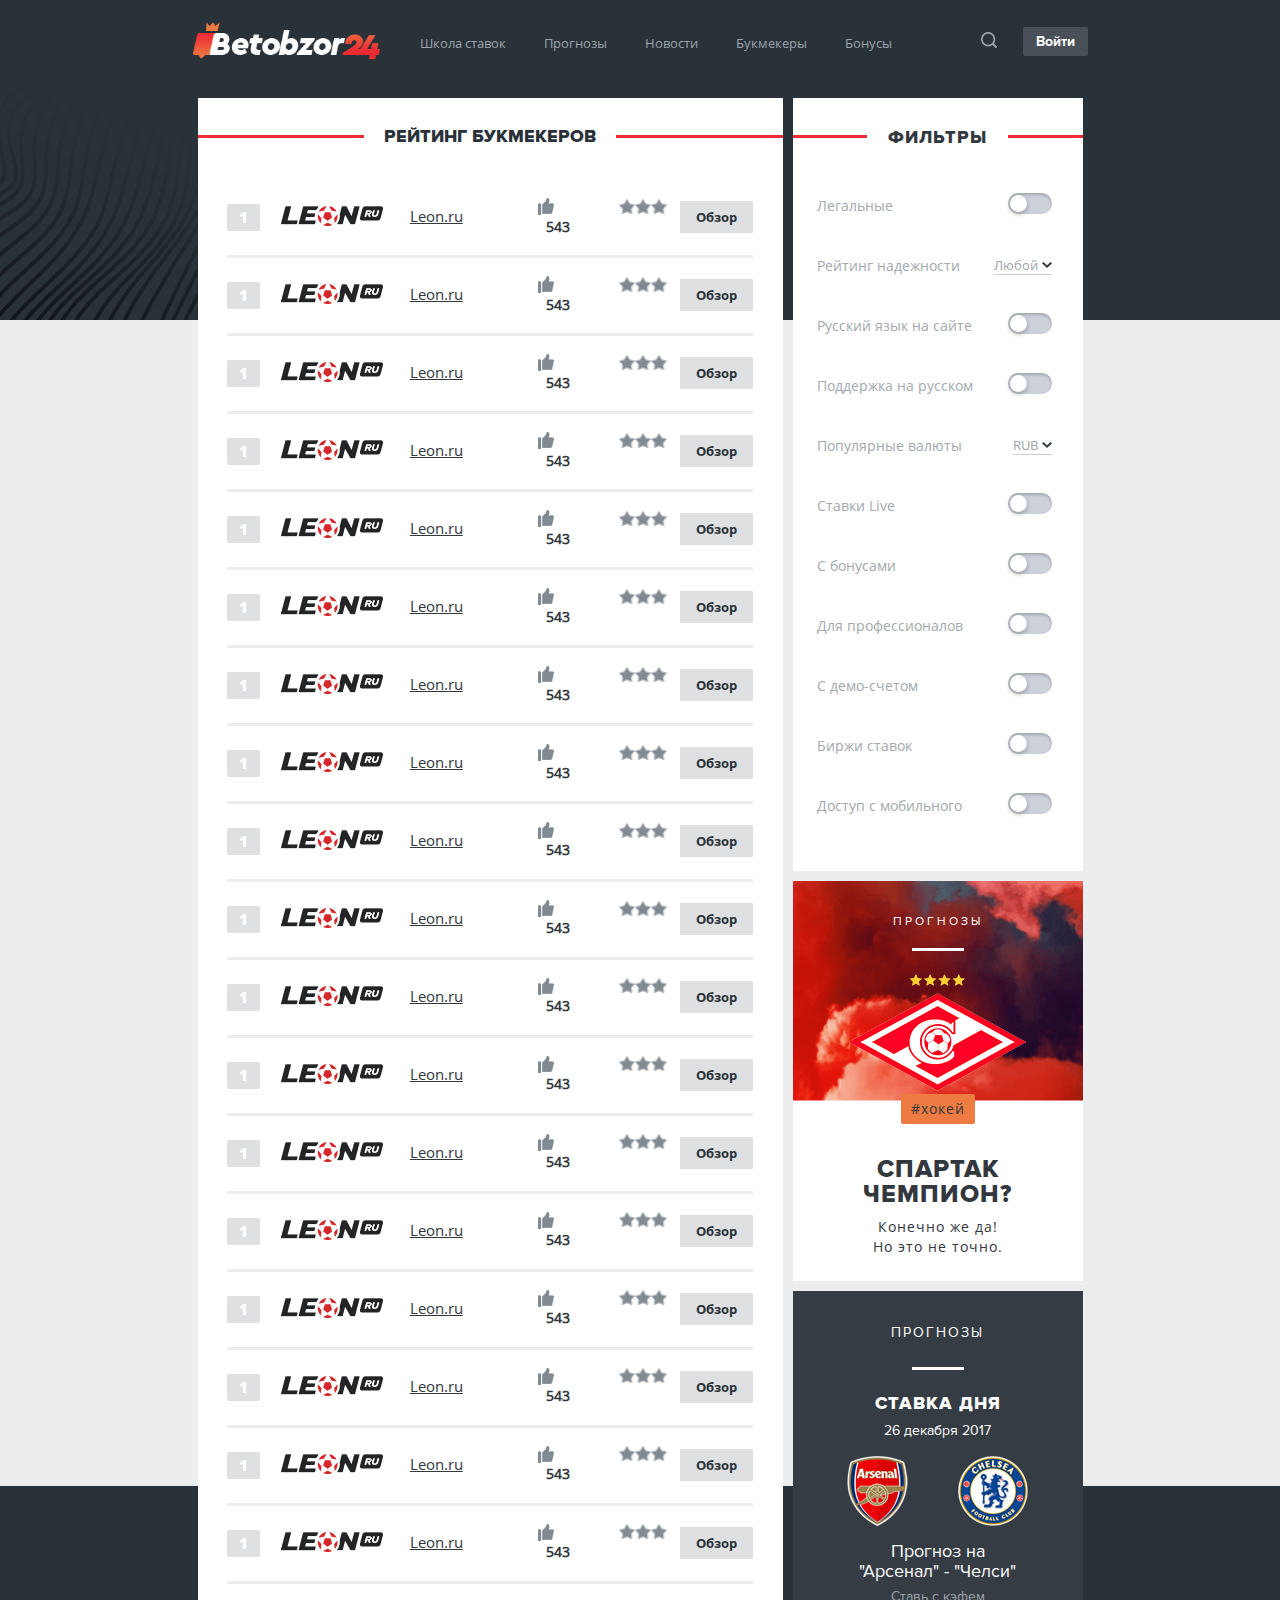
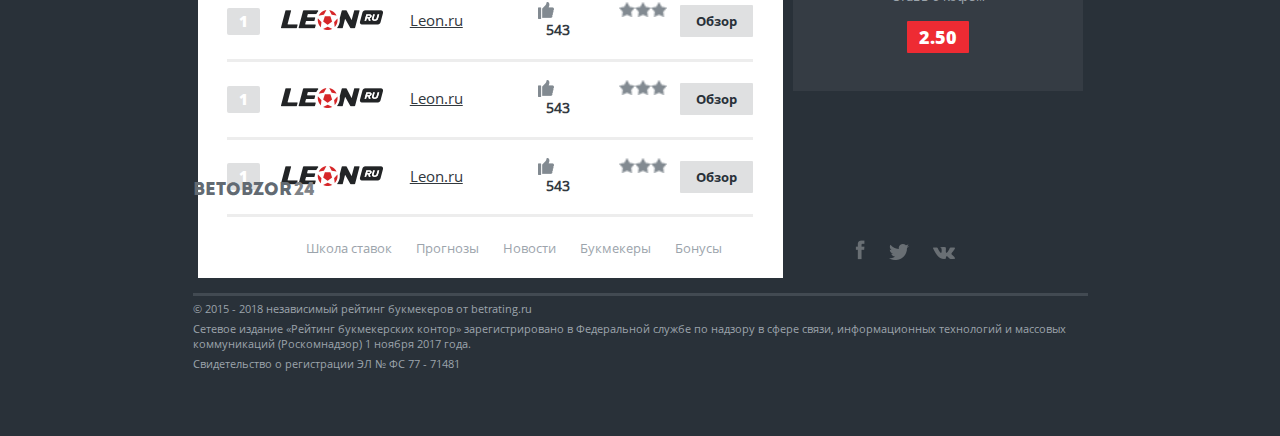
<file: bookmakers.html>
<!DOCTYPE html>
<html>
<head>
	<meta charset="UTF-8">
	<meta name="viewport" content="width=device-width, initial-scale=1.0, maximum-scale=1.0, user-scalable=no">
	<title>Title</title>
	<link rel="stylesheet" href="assets/css/reset.css">
	<link rel="stylesheet" href="assets/css/main.css">
	<link rel="stylesheet" href="assets/css/components.css">
	<link rel="stylesheet" href="assets/css/components-bon.css">
	<link rel="stylesheet" href="assets/css/media.css">
	<link rel="stylesheet" href="assets/css/media-bon.css">
	<link rel="stylesheet" href="assets/css/fonts.css">
	<link rel="stylesheet" type="text/css" href="assets/js/slick/slick.css"/>
	<link rel="stylesheet" href="libs/owl-carousel/owl.carousel.css"/>
	<link rel="stylesheet" href="assets/css/mobile_swipe_css/owl.carousel.min.css" />
	<link rel="stylesheet" href="assets/css/mobile_swipe_css/owl.theme.default.css" />

	<link rel="stylesheet" type="text/css" href="assets/css/bootstrap.css" />
	<link rel="stylesheet" type="text/css" href="assets/css/menu.css" />


	<!--mobile swipe-->
	<!-- <link rel="stylesheet" href="assets/css/mobile_swipe_css/owl.carousel.min.css">
		<link rel="stylesheet" href="assets/css/mobile_swipe_css/owl.theme.default.min.css"> -->
		<link rel="stylesheet" href="assets/css/animate.css">
		<link rel="stylesheet" href="assets/css/magnific-popup.css">
	</head>
	<body>


		<div class="bonuses">
			<!-- шапка -->
			<header>
				<div class="content content-header">
					<div class="logo_nav">
						<div class="logo logo-header logo-0 logo_nav-mob-n">
							<img src="assets/img/cvg/logo.png" alt="logo">
						</div>
						<div class="logo logo-header logo-1 ">
							<!-- картинка логотип -->
							<img src="assets/img/cvg/logo-1.png" alt="logo">
						</div>
						<div class="nav nav-header nav-header-1">
							<ul>
								<li><a href="#">Школа ставок</a></li>
								<li><a href="#">Прогнозы</a></li>
								<li><a href="news.html">Новости</a></li>
								<li><a href="#">Букмекеры</a></li>
								<li><a href="bonuses.html">Бонусы</a></li>
							</ul>
						</div>
					</div>
					<div class="button button-header">
						<div class="search search-header search-header-mob-none ">
							<button><img src="assets/img/cvg/search.png" alt="search"></button>
						</div>
						<div class="welcome welcome-header welcome-0 welcome-header-mob-n" id="simple">
							<button> <a href="#text-popup_1" class="popup-content">Войти</a></button>
						</div>
						<div id="text-popup_1" class="white-popup mfp-hide">
							<div class="pop">

							</div>
						</div>
						<div class="welcome welcome-header welcome-1">
							<nav class="navbar navbar-default navbar-static-top" role="navigation">
								<div class="container">
									<div class="row">
										<div class="navbar-header">
											<div class="logo_nav">
												
												<div class="logo logo-header logo-0">
													<img src="assets/img/cvg/logo.png" alt="logo">
												</div>
												<div class="nav nav-header nav-header-1">
													<ul>
														<li><a href="#">Школа ставок</a></li>
														<li><a href="#">Прогнозы</a></li>
														<li><a href="news.html">Новости</a></li>
														<li><a href="#">Букмекеры</a></li>
														<li><a href="bonuses.html">Бонусы</a></li>
													</ul>
												</div>
											</div>
											<div class="welcome welcome-header welcome-0 " id="simple">
												<button> <a href="#text-popup_1" class="popup-content">Войти</a></button>
											</div>
											<div id="text-popup_1" class="white-popup mfp-hide">
												<div class="pop">

												</div>
											</div>
											<button type="button" class="navbar-toggle collapsed" data-toggle="collapse" data-target="#bs-example-navbar-collapse-1">
												<span class="icon-bar"></span>
												<span class="icon-bar"></span>
												<span class="icon-bar"></span>
											</button>
										</div>
										<div class="navbar-collapse collapse" id="bs-example-navbar-collapse-1" style="height: 1px;">
											<ul class="nav navbar-nav">
												<li id="button_register" class="">
													<a href="#">
														Школа ставок
													</a>
												</li>
												<li id="button_register" class="">
													<a href="#">
														Прогнозы
													</a>
												</li>
												<li id="button_register" class="">
													<a href="#">
														Новости
													</a>
												</li>
												<li id="button_register" class="">
													<a href="#">
														Букмекеры
													</a>
												</li>
												<li id="button_register" class="">
													<a href="#">
														Боонусы
													</a>
												</li>
												<li id="button_register button_register_search" class="collapse-1-search">
													<a href="#">
														Поиск
													</a>
													<img src="assets/img/cvg/search.png" alt="">
												</li>
											</ul>
										</div>
									</div>
								</div>
							</nav>
						</div>
					</div>
				</div>

			</header>

			<section>
				<div class="content content-section">
					<div class="content-left">
						<div class="content-block-left-order">
							<div class="content-block-left-0 order1">
								<div class="content-block content-block-1 content-block-1-prognozy-schet content-block-1-forecast content-block-forecast content-block-bookmakers content-block-1-bookmakers  margin-block">
									<div class="prognozy prognozy-schet-f-web prognozy-schet sec-2">
										<span class="h1">Рейтинг букмекеров</span>
										<a href="#" class="mob-f-a">Показать фильтры</a>
										<div class="prognozy-section prognozy-section_1">
											<div class="div-prognozy div-prognozy-bookmakers div-left">
												<div class="div-prognozy-span">
													<span class="span-1">1</span>
													<span class="span-2"><img src="assets/img/cvg/leoncopy.png" alt=""></span>
													<span class="span-3"><a href="#">Leon.ru</a></span>
												</div>
											</div>
											<div class="div-prognozy div-prognozy-bookmakers div-right">
												<div class="match-matches-section-2-2 match-matches-section-2-2-forecast">
													<div class="match-button-s-2-2-f match-button-s-2-2-1">
														<label class="option1-match-button-s-2-2-1">
															<input class="radio" type="radio" name="option1">
															<span class="radio-custom"></span>
															<span class="radio-op label">543</span>
														</label>
													</div>
													<div class="match-button-s-2-2-f match-button-s-2-2-2">
														<label class="option1-match-button-s-2-2-2">
															<input class="checkbox" type="checkbox" name="checkbox-option1">
															<span class="checkbox-custom"></span>
														</label>
														<label class="option1-match-button-s-2-2-2">
															<input class="checkbox" type="checkbox" name="checkbox-option1">
															<span class="checkbox-custom"></span>
														</label>
														<label class="option1-match-button-s-2-2-2">
															<input class="checkbox" type="checkbox" name="checkbox-option1">
															<span class="checkbox-custom"></span>
														</label>
													</div>
												</div>
												<div class="div-prognozy-span">
													<div class="button-r"><button>Обзор</button></div>
												</div>
											</div>
										</div>
										<div src="assets/img/backgrounds/471.jpg" alt="" class="razdel"></div>
										<div class="prognozy-section prognozy-section_2">
											<div class="div-prognozy div-prognozy-bookmakers div-left">
												<div class="div-prognozy-span">
													<span class="span-1">1</span>
													<span class="span-2"><img src="assets/img/cvg/leoncopy.png" alt=""></span>
													<span class="span-3"><a href="#">Leon.ru</a></span>
												</div>
											</div>
											<div class="div-prognozy div-prognozy-bookmakers div-right">
												<div class="match-matches-section-2-2 match-matches-section-2-2-forecast">
													<div class="match-button-s-2-2-f match-button-s-2-2-1">
														<label class="option1-match-button-s-2-2-1">
															<input class="radio" type="radio" name="option1">
															<span class="radio-custom"></span>
															<span class="radio-op label">543</span>
														</label>
													</div>
													<div class="match-button-s-2-2-f match-button-s-2-2-2">
														<label class="option1-match-button-s-2-2-2">
															<input class="checkbox" type="checkbox" name="checkbox-option1">
															<span class="checkbox-custom"></span>
														</label>
														<label class="option1-match-button-s-2-2-2">
															<input class="checkbox" type="checkbox" name="checkbox-option1">
															<span class="checkbox-custom"></span>
														</label>
														<label class="option1-match-button-s-2-2-2">
															<input class="checkbox" type="checkbox" name="checkbox-option1">
															<span class="checkbox-custom"></span>
														</label>
													</div>
												</div>
												<div class="div-prognozy-span">
													<div class="button-r"><button>Обзор</button></div>
												</div>
											</div>
										</div>
										<div src="assets/img/backgrounds/471.jpg" alt="" class="razdel"></div>
										<div class="prognozy-section prognozy-section_3">
											<div class="div-prognozy div-prognozy-bookmakers div-left">
												<div class="div-prognozy-span">
													<span class="span-1">1</span>
													<span class="span-2"><img src="assets/img/cvg/leoncopy.png" alt=""></span>
													<span class="span-3"><a href="#">Leon.ru</a></span>
												</div>
											</div>
											<div class="div-prognozy div-prognozy-bookmakers div-right">
												<div class="match-matches-section-2-2 match-matches-section-2-2-forecast">
													<div class="match-button-s-2-2-f match-button-s-2-2-1">
														<label class="option1-match-button-s-2-2-1">
															<input class="radio" type="radio" name="option1">
															<span class="radio-custom"></span>
															<span class="radio-op label">543</span>
														</label>
													</div>
													<div class="match-button-s-2-2-f match-button-s-2-2-2">
														<label class="option1-match-button-s-2-2-2">
															<input class="checkbox" type="checkbox" name="checkbox-option1">
															<span class="checkbox-custom"></span>
														</label>
														<label class="option1-match-button-s-2-2-2">
															<input class="checkbox" type="checkbox" name="checkbox-option1">
															<span class="checkbox-custom"></span>
														</label>
														<label class="option1-match-button-s-2-2-2">
															<input class="checkbox" type="checkbox" name="checkbox-option1">
															<span class="checkbox-custom"></span>
														</label>
													</div>
												</div>
												<div class="div-prognozy-span">
													<div class="button-r"><button>Обзор</button></div>
												</div>
											</div>
										</div>
										<div src="assets/img/backgrounds/471.jpg" alt="" class="razdel"></div>
										<div class="prognozy-section prognozy-section_4">
											<div class="div-prognozy div-prognozy-bookmakers div-left">
												<div class="div-prognozy-span">
													<span class="span-1">1</span>
													<span class="span-2"><img src="assets/img/cvg/leoncopy.png" alt=""></span>
													<span class="span-3"><a href="#">Leon.ru</a></span>
												</div>
											</div>
											<div class="div-prognozy div-prognozy-bookmakers div-right">
												<div class="match-matches-section-2-2 match-matches-section-2-2-forecast">
													<div class="match-button-s-2-2-f match-button-s-2-2-1">
														<label class="option1-match-button-s-2-2-1">
															<input class="radio" type="radio" name="option1">
															<span class="radio-custom"></span>
															<span class="radio-op label">543</span>
														</label>
													</div>
													<div class="match-button-s-2-2-f match-button-s-2-2-2">
														<label class="option1-match-button-s-2-2-2">
															<input class="checkbox" type="checkbox" name="checkbox-option1">
															<span class="checkbox-custom"></span>
														</label>
														<label class="option1-match-button-s-2-2-2">
															<input class="checkbox" type="checkbox" name="checkbox-option1">
															<span class="checkbox-custom"></span>
														</label>
														<label class="option1-match-button-s-2-2-2">
															<input class="checkbox" type="checkbox" name="checkbox-option1">
															<span class="checkbox-custom"></span>
														</label>
													</div>
												</div>
												<div class="div-prognozy-span">
													<div class="button-r"><button>Обзор</button></div>
												</div>
											</div>
										</div>
										<div src="assets/img/backgrounds/471.jpg" alt="" class="razdel"></div>
										<div class="prognozy-section prognozy-section_5">
											<div class="div-prognozy div-prognozy-bookmakers div-left">
												<div class="div-prognozy-span">
													<span class="span-1">1</span>
													<span class="span-2"><img src="assets/img/cvg/leoncopy.png" alt=""></span>
													<span class="span-3"><a href="#">Leon.ru</a></span>
												</div>
											</div>
											<div class="div-prognozy div-prognozy-bookmakers div-right">
												<div class="match-matches-section-2-2 match-matches-section-2-2-forecast">
													<div class="match-button-s-2-2-f match-button-s-2-2-1">
														<label class="option1-match-button-s-2-2-1">
															<input class="radio" type="radio" name="option1">
															<span class="radio-custom"></span>
															<span class="radio-op label">543</span>
														</label>
													</div>
													<div class="match-button-s-2-2-f match-button-s-2-2-2">
														<label class="option1-match-button-s-2-2-2">
															<input class="checkbox" type="checkbox" name="checkbox-option1">
															<span class="checkbox-custom"></span>
														</label>
														<label class="option1-match-button-s-2-2-2">
															<input class="checkbox" type="checkbox" name="checkbox-option1">
															<span class="checkbox-custom"></span>
														</label>
														<label class="option1-match-button-s-2-2-2">
															<input class="checkbox" type="checkbox" name="checkbox-option1">
															<span class="checkbox-custom"></span>
														</label>
													</div>
												</div>
												<div class="div-prognozy-span">
													<div class="button-r"><button>Обзор</button></div>
												</div>
											</div>
										</div>
										<div src="assets/img/backgrounds/471.jpg" alt="" class="razdel"></div>
										<div class="prognozy-section prognozy-section_6">
											<div class="div-prognozy div-prognozy-bookmakers div-left">
												<div class="div-prognozy-span">
													<span class="span-1">1</span>
													<span class="span-2"><img src="assets/img/cvg/leoncopy.png" alt=""></span>
													<span class="span-3"><a href="#">Leon.ru</a></span>
												</div>
											</div>
											<div class="div-prognozy div-prognozy-bookmakers div-right">
												<div class="match-matches-section-2-2 match-matches-section-2-2-forecast">
													<div class="match-button-s-2-2-f match-button-s-2-2-1">
														<label class="option1-match-button-s-2-2-1">
															<input class="radio" type="radio" name="option1">
															<span class="radio-custom"></span>
															<span class="radio-op label">543</span>
														</label>
													</div>
													<div class="match-button-s-2-2-f match-button-s-2-2-2">
														<label class="option1-match-button-s-2-2-2">
															<input class="checkbox" type="checkbox" name="checkbox-option1">
															<span class="checkbox-custom"></span>
														</label>
														<label class="option1-match-button-s-2-2-2">
															<input class="checkbox" type="checkbox" name="checkbox-option1">
															<span class="checkbox-custom"></span>
														</label>
														<label class="option1-match-button-s-2-2-2">
															<input class="checkbox" type="checkbox" name="checkbox-option1">
															<span class="checkbox-custom"></span>
														</label>
													</div>
												</div>
												<div class="div-prognozy-span">
													<div class="button-r"><button>Обзор</button></div>
												</div>
											</div>
										</div>
										<div src="assets/img/backgrounds/471.jpg" alt="" class="razdel"></div>
										<div class="prognozy-section prognozy-section_7">
											<div class="div-prognozy div-prognozy-bookmakers div-left">
												<div class="div-prognozy-span">
													<span class="span-1">1</span>
													<span class="span-2"><img src="assets/img/cvg/leoncopy.png" alt=""></span>
													<span class="span-3"><a href="#">Leon.ru</a></span>
												</div>
											</div>
											<div class="div-prognozy div-prognozy-bookmakers div-right">
												<div class="match-matches-section-2-2 match-matches-section-2-2-forecast">
													<div class="match-button-s-2-2-f match-button-s-2-2-1">
														<label class="option1-match-button-s-2-2-1">
															<input class="radio" type="radio" name="option1">
															<span class="radio-custom"></span>
															<span class="radio-op label">543</span>
														</label>
													</div>
													<div class="match-button-s-2-2-f match-button-s-2-2-2">
														<label class="option1-match-button-s-2-2-2">
															<input class="checkbox" type="checkbox" name="checkbox-option1">
															<span class="checkbox-custom"></span>
														</label>
														<label class="option1-match-button-s-2-2-2">
															<input class="checkbox" type="checkbox" name="checkbox-option1">
															<span class="checkbox-custom"></span>
														</label>
														<label class="option1-match-button-s-2-2-2">
															<input class="checkbox" type="checkbox" name="checkbox-option1">
															<span class="checkbox-custom"></span>
														</label>
													</div>
												</div>
												<div class="div-prognozy-span">
													<div class="button-r"><button>Обзор</button></div>
												</div>
											</div>
										</div>
										<div src="assets/img/backgrounds/471.jpg" alt="" class="razdel"></div>
										<div class="prognozy-section prognozy-section_8">
											<div class="div-prognozy div-prognozy-bookmakers div-left">
												<div class="div-prognozy-span">
													<span class="span-1">1</span>
													<span class="span-2"><img src="assets/img/cvg/leoncopy.png" alt=""></span>
													<span class="span-3"><a href="#">Leon.ru</a></span>
												</div>
											</div>
											<div class="div-prognozy div-prognozy-bookmakers div-right">
												<div class="match-matches-section-2-2 match-matches-section-2-2-forecast">
													<div class="match-button-s-2-2-f match-button-s-2-2-1">
														<label class="option1-match-button-s-2-2-1">
															<input class="radio" type="radio" name="option1">
															<span class="radio-custom"></span>
															<span class="radio-op label">543</span>
														</label>
													</div>
													<div class="match-button-s-2-2-f match-button-s-2-2-2">
														<label class="option1-match-button-s-2-2-2">
															<input class="checkbox" type="checkbox" name="checkbox-option1">
															<span class="checkbox-custom"></span>
														</label>
														<label class="option1-match-button-s-2-2-2">
															<input class="checkbox" type="checkbox" name="checkbox-option1">
															<span class="checkbox-custom"></span>
														</label>
														<label class="option1-match-button-s-2-2-2">
															<input class="checkbox" type="checkbox" name="checkbox-option1">
															<span class="checkbox-custom"></span>
														</label>
													</div>
												</div>
												<div class="div-prognozy-span">
													<div class="button-r"><button>Обзор</button></div>
												</div>
											</div>
										</div>
										<div src="assets/img/backgrounds/471.jpg" alt="" class="razdel"></div>
										<div class="prognozy-section prognozy-section_9">
											<div class="div-prognozy div-prognozy-bookmakers div-left">
												<div class="div-prognozy-span">
													<span class="span-1">1</span>
													<span class="span-2"><img src="assets/img/cvg/leoncopy.png" alt=""></span>
													<span class="span-3"><a href="#">Leon.ru</a></span>
												</div>
											</div>
											<div class="div-prognozy div-prognozy-bookmakers div-right">
												<div class="match-matches-section-2-2 match-matches-section-2-2-forecast">
													<div class="match-button-s-2-2-f match-button-s-2-2-1">
														<label class="option1-match-button-s-2-2-1">
															<input class="radio" type="radio" name="option1">
															<span class="radio-custom"></span>
															<span class="radio-op label">543</span>
														</label>
													</div>
													<div class="match-button-s-2-2-f match-button-s-2-2-2">
														<label class="option1-match-button-s-2-2-2">
															<input class="checkbox" type="checkbox" name="checkbox-option1">
															<span class="checkbox-custom"></span>
														</label>
														<label class="option1-match-button-s-2-2-2">
															<input class="checkbox" type="checkbox" name="checkbox-option1">
															<span class="checkbox-custom"></span>
														</label>
														<label class="option1-match-button-s-2-2-2">
															<input class="checkbox" type="checkbox" name="checkbox-option1">
															<span class="checkbox-custom"></span>
														</label>
													</div>
												</div>
												<div class="div-prognozy-span">
													<div class="button-r"><button>Обзор</button></div>
												</div>
											</div>
										</div>
										<div src="assets/img/backgrounds/471.jpg" alt="" class="razdel"></div>
										<div class="prognozy-section prognozy-section_10">
											<div class="div-prognozy div-prognozy-bookmakers div-left">
												<div class="div-prognozy-span">
													<span class="span-1">1</span>
													<span class="span-2"><img src="assets/img/cvg/leoncopy.png" alt=""></span>
													<span class="span-3"><a href="#">Leon.ru</a></span>
												</div>
											</div>
											<div class="div-prognozy div-prognozy-bookmakers div-right">
												<div class="match-matches-section-2-2 match-matches-section-2-2-forecast">
													<div class="match-button-s-2-2-f match-button-s-2-2-1">
														<label class="option1-match-button-s-2-2-1">
															<input class="radio" type="radio" name="option1">
															<span class="radio-custom"></span>
															<span class="radio-op label">543</span>
														</label>
													</div>
													<div class="match-button-s-2-2-f match-button-s-2-2-2">
														<label class="option1-match-button-s-2-2-2">
															<input class="checkbox" type="checkbox" name="checkbox-option1">
															<span class="checkbox-custom"></span>
														</label>
														<label class="option1-match-button-s-2-2-2">
															<input class="checkbox" type="checkbox" name="checkbox-option1">
															<span class="checkbox-custom"></span>
														</label>
														<label class="option1-match-button-s-2-2-2">
															<input class="checkbox" type="checkbox" name="checkbox-option1">
															<span class="checkbox-custom"></span>
														</label>
													</div>
												</div>
												<div class="div-prognozy-span">
													<div class="button-r"><button>Обзор</button></div>
												</div>
											</div>
										</div>
										<div src="assets/img/backgrounds/471.jpg" alt="" class="razdel"></div>
										<div class="prognozy-section prognozy-section_11">
											<div class="div-prognozy div-prognozy-bookmakers div-left">
												<div class="div-prognozy-span">
													<span class="span-1">1</span>
													<span class="span-2"><img src="assets/img/cvg/leoncopy.png" alt=""></span>
													<span class="span-3"><a href="#">Leon.ru</a></span>
												</div>
											</div>
											<div class="div-prognozy div-prognozy-bookmakers div-right">
												<div class="match-matches-section-2-2 match-matches-section-2-2-forecast">
													<div class="match-button-s-2-2-f match-button-s-2-2-1">
														<label class="option1-match-button-s-2-2-1">
															<input class="radio" type="radio" name="option1">
															<span class="radio-custom"></span>
															<span class="radio-op label">543</span>
														</label>
													</div>
													<div class="match-button-s-2-2-f match-button-s-2-2-2">
														<label class="option1-match-button-s-2-2-2">
															<input class="checkbox" type="checkbox" name="checkbox-option1">
															<span class="checkbox-custom"></span>
														</label>
														<label class="option1-match-button-s-2-2-2">
															<input class="checkbox" type="checkbox" name="checkbox-option1">
															<span class="checkbox-custom"></span>
														</label>
														<label class="option1-match-button-s-2-2-2">
															<input class="checkbox" type="checkbox" name="checkbox-option1">
															<span class="checkbox-custom"></span>
														</label>
													</div>
												</div>
												<div class="div-prognozy-span">
													<div class="button-r"><button>Обзор</button></div>
												</div>
											</div>
										</div>
										<div src="assets/img/backgrounds/471.jpg" alt="" class="razdel"></div>
										<div class="prognozy-section prognozy-section_12">
											<div class="div-prognozy div-prognozy-bookmakers div-left">
												<div class="div-prognozy-span">
													<span class="span-1">1</span>
													<span class="span-2"><img src="assets/img/cvg/leoncopy.png" alt=""></span>
													<span class="span-3"><a href="#">Leon.ru</a></span>
												</div>
											</div>
											<div class="div-prognozy div-prognozy-bookmakers div-right">
												<div class="match-matches-section-2-2 match-matches-section-2-2-forecast">
													<div class="match-button-s-2-2-f match-button-s-2-2-1">
														<label class="option1-match-button-s-2-2-1">
															<input class="radio" type="radio" name="option1">
															<span class="radio-custom"></span>
															<span class="radio-op label">543</span>
														</label>
													</div>
													<div class="match-button-s-2-2-f match-button-s-2-2-2">
														<label class="option1-match-button-s-2-2-2">
															<input class="checkbox" type="checkbox" name="checkbox-option1">
															<span class="checkbox-custom"></span>
														</label>
														<label class="option1-match-button-s-2-2-2">
															<input class="checkbox" type="checkbox" name="checkbox-option1">
															<span class="checkbox-custom"></span>
														</label>
														<label class="option1-match-button-s-2-2-2">
															<input class="checkbox" type="checkbox" name="checkbox-option1">
															<span class="checkbox-custom"></span>
														</label>
													</div>
												</div>
												<div class="div-prognozy-span">
													<div class="button-r"><button>Обзор</button></div>
												</div>
											</div>
										</div>
										<div src="assets/img/backgrounds/471.jpg" alt="" class="razdel"></div>
										<div class="prognozy-section prognozy-section_13">
											<div class="div-prognozy div-prognozy-bookmakers div-left">
												<div class="div-prognozy-span">
													<span class="span-1">1</span>
													<span class="span-2"><img src="assets/img/cvg/leoncopy.png" alt=""></span>
													<span class="span-3"><a href="#">Leon.ru</a></span>
												</div>
											</div>
											<div class="div-prognozy div-prognozy-bookmakers div-right">
												<div class="match-matches-section-2-2 match-matches-section-2-2-forecast">
													<div class="match-button-s-2-2-f match-button-s-2-2-1">
														<label class="option1-match-button-s-2-2-1">
															<input class="radio" type="radio" name="option1">
															<span class="radio-custom"></span>
															<span class="radio-op label">543</span>
														</label>
													</div>
													<div class="match-button-s-2-2-f match-button-s-2-2-2">
														<label class="option1-match-button-s-2-2-2">
															<input class="checkbox" type="checkbox" name="checkbox-option1">
															<span class="checkbox-custom"></span>
														</label>
														<label class="option1-match-button-s-2-2-2">
															<input class="checkbox" type="checkbox" name="checkbox-option1">
															<span class="checkbox-custom"></span>
														</label>
														<label class="option1-match-button-s-2-2-2">
															<input class="checkbox" type="checkbox" name="checkbox-option1">
															<span class="checkbox-custom"></span>
														</label>
													</div>
												</div>
												<div class="div-prognozy-span">
													<div class="button-r"><button>Обзор</button></div>
												</div>
											</div>
										</div>
										<div src="assets/img/backgrounds/471.jpg" alt="" class="razdel"></div>
										<div class="prognozy-section prognozy-section_14">
											<div class="div-prognozy div-prognozy-bookmakers div-left">
												<div class="div-prognozy-span">
													<span class="span-1">1</span>
													<span class="span-2"><img src="assets/img/cvg/leoncopy.png" alt=""></span>
													<span class="span-3"><a href="#">Leon.ru</a></span>
												</div>
											</div>
											<div class="div-prognozy div-prognozy-bookmakers div-right">
												<div class="match-matches-section-2-2 match-matches-section-2-2-forecast">
													<div class="match-button-s-2-2-f match-button-s-2-2-1">
														<label class="option1-match-button-s-2-2-1">
															<input class="radio" type="radio" name="option1">
															<span class="radio-custom"></span>
															<span class="radio-op label">543</span>
														</label>
													</div>
													<div class="match-button-s-2-2-f match-button-s-2-2-2">
														<label class="option1-match-button-s-2-2-2">
															<input class="checkbox" type="checkbox" name="checkbox-option1">
															<span class="checkbox-custom"></span>
														</label>
														<label class="option1-match-button-s-2-2-2">
															<input class="checkbox" type="checkbox" name="checkbox-option1">
															<span class="checkbox-custom"></span>
														</label>
														<label class="option1-match-button-s-2-2-2">
															<input class="checkbox" type="checkbox" name="checkbox-option1">
															<span class="checkbox-custom"></span>
														</label>
													</div>
												</div>
												<div class="div-prognozy-span">
													<div class="button-r"><button>Обзор</button></div>
												</div>
											</div>
										</div>
										<div src="assets/img/backgrounds/471.jpg" alt="" class="razdel"></div>
										<div class="prognozy-section prognozy-section_15">
											<div class="div-prognozy div-prognozy-bookmakers div-left">
												<div class="div-prognozy-span">
													<span class="span-1">1</span>
													<span class="span-2"><img src="assets/img/cvg/leoncopy.png" alt=""></span>
													<span class="span-3"><a href="#">Leon.ru</a></span>
												</div>
											</div>
											<div class="div-prognozy div-prognozy-bookmakers div-right">
												<div class="match-matches-section-2-2 match-matches-section-2-2-forecast">
													<div class="match-button-s-2-2-f match-button-s-2-2-1">
														<label class="option1-match-button-s-2-2-1">
															<input class="radio" type="radio" name="option1">
															<span class="radio-custom"></span>
															<span class="radio-op label">543</span>
														</label>
													</div>
													<div class="match-button-s-2-2-f match-button-s-2-2-2">
														<label class="option1-match-button-s-2-2-2">
															<input class="checkbox" type="checkbox" name="checkbox-option1">
															<span class="checkbox-custom"></span>
														</label>
														<label class="option1-match-button-s-2-2-2">
															<input class="checkbox" type="checkbox" name="checkbox-option1">
															<span class="checkbox-custom"></span>
														</label>
														<label class="option1-match-button-s-2-2-2">
															<input class="checkbox" type="checkbox" name="checkbox-option1">
															<span class="checkbox-custom"></span>
														</label>
													</div>
												</div>
												<div class="div-prognozy-span">
													<div class="button-r"><button>Обзор</button></div>
												</div>
											</div>
										</div>
										<div src="assets/img/backgrounds/471.jpg" alt="" class="razdel"></div>
										<div class="prognozy-section prognozy-section_16">
											<div class="div-prognozy div-prognozy-bookmakers div-left">
												<div class="div-prognozy-span">
													<span class="span-1">1</span>
													<span class="span-2"><img src="assets/img/cvg/leoncopy.png" alt=""></span>
													<span class="span-3"><a href="#">Leon.ru</a></span>
												</div>
											</div>
											<div class="div-prognozy div-prognozy-bookmakers div-right">
												<div class="match-matches-section-2-2 match-matches-section-2-2-forecast">
													<div class="match-button-s-2-2-f match-button-s-2-2-1">
														<label class="option1-match-button-s-2-2-1">
															<input class="radio" type="radio" name="option1">
															<span class="radio-custom"></span>
															<span class="radio-op label">543</span>
														</label>
													</div>
													<div class="match-button-s-2-2-f match-button-s-2-2-2">
														<label class="option1-match-button-s-2-2-2">
															<input class="checkbox" type="checkbox" name="checkbox-option1">
															<span class="checkbox-custom"></span>
														</label>
														<label class="option1-match-button-s-2-2-2">
															<input class="checkbox" type="checkbox" name="checkbox-option1">
															<span class="checkbox-custom"></span>
														</label>
														<label class="option1-match-button-s-2-2-2">
															<input class="checkbox" type="checkbox" name="checkbox-option1">
															<span class="checkbox-custom"></span>
														</label>
													</div>
												</div>
												<div class="div-prognozy-span">
													<div class="button-r"><button>Обзор</button></div>
												</div>
											</div>
										</div>
										<div src="assets/img/backgrounds/471.jpg" alt="" class="razdel"></div>
										<div class="prognozy-section prognozy-section_17">
											<div class="div-prognozy div-prognozy-bookmakers div-left">
												<div class="div-prognozy-span">
													<span class="span-1">1</span>
													<span class="span-2"><img src="assets/img/cvg/leoncopy.png" alt=""></span>
													<span class="span-3"><a href="#">Leon.ru</a></span>
												</div>
											</div>
											<div class="div-prognozy div-prognozy-bookmakers div-right">
												<div class="match-matches-section-2-2 match-matches-section-2-2-forecast">
													<div class="match-button-s-2-2-f match-button-s-2-2-1">
														<label class="option1-match-button-s-2-2-1">
															<input class="radio" type="radio" name="option1">
															<span class="radio-custom"></span>
															<span class="radio-op label">543</span>
														</label>
													</div>
													<div class="match-button-s-2-2-f match-button-s-2-2-2">
														<label class="option1-match-button-s-2-2-2">
															<input class="checkbox" type="checkbox" name="checkbox-option1">
															<span class="checkbox-custom"></span>
														</label>
														<label class="option1-match-button-s-2-2-2">
															<input class="checkbox" type="checkbox" name="checkbox-option1">
															<span class="checkbox-custom"></span>
														</label>
														<label class="option1-match-button-s-2-2-2">
															<input class="checkbox" type="checkbox" name="checkbox-option1">
															<span class="checkbox-custom"></span>
														</label>
													</div>
												</div>
												<div class="div-prognozy-span">
													<div class="button-r"><button>Обзор</button></div>
												</div>
											</div>
										</div>
										<div src="assets/img/backgrounds/471.jpg" alt="" class="razdel"></div>
										<div class="prognozy-section prognozy-section_18">
											<div class="div-prognozy div-prognozy-bookmakers div-left">
												<div class="div-prognozy-span">
													<span class="span-1">1</span>
													<span class="span-2"><img src="assets/img/cvg/leoncopy.png" alt=""></span>
													<span class="span-3"><a href="#">Leon.ru</a></span>
												</div>
											</div>
											<div class="div-prognozy div-prognozy-bookmakers div-right">
												<div class="match-matches-section-2-2 match-matches-section-2-2-forecast">
													<div class="match-button-s-2-2-f match-button-s-2-2-1">
														<label class="option1-match-button-s-2-2-1">
															<input class="radio" type="radio" name="option1">
															<span class="radio-custom"></span>
															<span class="radio-op label">543</span>
														</label>
													</div>
													<div class="match-button-s-2-2-f match-button-s-2-2-2">
														<label class="option1-match-button-s-2-2-2">
															<input class="checkbox" type="checkbox" name="checkbox-option1">
															<span class="checkbox-custom"></span>
														</label>
														<label class="option1-match-button-s-2-2-2">
															<input class="checkbox" type="checkbox" name="checkbox-option1">
															<span class="checkbox-custom"></span>
														</label>
														<label class="option1-match-button-s-2-2-2">
															<input class="checkbox" type="checkbox" name="checkbox-option1">
															<span class="checkbox-custom"></span>
														</label>
													</div>
												</div>
												<div class="div-prognozy-span">
													<div class="button-r"><button>Обзор</button></div>
												</div>
											</div>
										</div>
										<div src="assets/img/backgrounds/471.jpg" alt="" class="razdel"></div>
										<div class="prognozy-section prognozy-section_19">
											<div class="div-prognozy div-prognozy-bookmakers div-left">
												<div class="div-prognozy-span">
													<span class="span-1">1</span>
													<span class="span-2"><img src="assets/img/cvg/leoncopy.png" alt=""></span>
													<span class="span-3"><a href="#">Leon.ru</a></span>
												</div>
											</div>
											<div class="div-prognozy div-prognozy-bookmakers div-right">
												<div class="match-matches-section-2-2 match-matches-section-2-2-forecast">
													<div class="match-button-s-2-2-f match-button-s-2-2-1">
														<label class="option1-match-button-s-2-2-1">
															<input class="radio" type="radio" name="option1">
															<span class="radio-custom"></span>
															<span class="radio-op label">543</span>
														</label>
													</div>
													<div class="match-button-s-2-2-f match-button-s-2-2-2">
														<label class="option1-match-button-s-2-2-2">
															<input class="checkbox" type="checkbox" name="checkbox-option1">
															<span class="checkbox-custom"></span>
														</label>
														<label class="option1-match-button-s-2-2-2">
															<input class="checkbox" type="checkbox" name="checkbox-option1">
															<span class="checkbox-custom"></span>
														</label>
														<label class="option1-match-button-s-2-2-2">
															<input class="checkbox" type="checkbox" name="checkbox-option1">
															<span class="checkbox-custom"></span>
														</label>
													</div>
												</div>
												<div class="div-prognozy-span">
													<div class="button-r"><button>Обзор</button></div>
												</div>
											</div>
										</div>
										<div src="assets/img/backgrounds/471.jpg" alt="" class="razdel"></div>
										<div class="prognozy-section prognozy-section_20">
											<div class="div-prognozy div-prognozy-bookmakers div-left">
												<div class="div-prognozy-span">
													<span class="span-1">1</span>
													<span class="span-2"><img src="assets/img/cvg/leoncopy.png" alt=""></span>
													<span class="span-3"><a href="#">Leon.ru</a></span>
												</div>
											</div>
											<div class="div-prognozy div-prognozy-bookmakers div-right">
												<div class="match-matches-section-2-2 match-matches-section-2-2-forecast">
													<div class="match-button-s-2-2-f match-button-s-2-2-1">
														<label class="option1-match-button-s-2-2-1">
															<input class="radio" type="radio" name="option1">
															<span class="radio-custom"></span>
															<span class="radio-op label">543</span>
														</label>
													</div>
													<div class="match-button-s-2-2-f match-button-s-2-2-2">
														<label class="option1-match-button-s-2-2-2">
															<input class="checkbox" type="checkbox" name="checkbox-option1">
															<span class="checkbox-custom"></span>
														</label>
														<label class="option1-match-button-s-2-2-2">
															<input class="checkbox" type="checkbox" name="checkbox-option1">
															<span class="checkbox-custom"></span>
														</label>
														<label class="option1-match-button-s-2-2-2">
															<input class="checkbox" type="checkbox" name="checkbox-option1">
															<span class="checkbox-custom"></span>
														</label>
													</div>
												</div>
												<div class="div-prognozy-span">
													<div class="button-r"><button>Обзор</button></div>
												</div>
											</div>
										</div>
										<div src="assets/img/backgrounds/471.jpg" alt="" class="razdel"></div>
										<div class="prognozy-section prognozy-section_21">
											<div class="div-prognozy div-prognozy-bookmakers div-left">
												<div class="div-prognozy-span">
													<span class="span-1">1</span>
													<span class="span-2"><img src="assets/img/cvg/leoncopy.png" alt=""></span>
													<span class="span-3"><a href="#">Leon.ru</a></span>
												</div>
											</div>
											<div class="div-prognozy div-prognozy-bookmakers div-right">
												<div class="match-matches-section-2-2 match-matches-section-2-2-forecast">
													<div class="match-button-s-2-2-f match-button-s-2-2-1">
														<label class="option1-match-button-s-2-2-1">
															<input class="radio" type="radio" name="option1">
															<span class="radio-custom"></span>
															<span class="radio-op label">543</span>
														</label>
													</div>
													<div class="match-button-s-2-2-f match-button-s-2-2-2">
														<label class="option1-match-button-s-2-2-2">
															<input class="checkbox" type="checkbox" name="checkbox-option1">
															<span class="checkbox-custom"></span>
														</label>
														<label class="option1-match-button-s-2-2-2">
															<input class="checkbox" type="checkbox" name="checkbox-option1">
															<span class="checkbox-custom"></span>
														</label>
														<label class="option1-match-button-s-2-2-2">
															<input class="checkbox" type="checkbox" name="checkbox-option1">
															<span class="checkbox-custom"></span>
														</label>
													</div>
												</div>
												<div class="div-prognozy-span">
													<div class="button-r"><button>Обзор</button></div>
												</div>
											</div>
										</div>
										<div src="assets/img/backgrounds/471.jpg" alt="" class="razdel"></div>
									</div>
								</div>
							</div>
						</div>
						<div class="content-section-button content-section-button-forecast-1">
							<button>Показать еще</button>
						</div>
					</div>
					<div class="content-right">
						<div class="content-block-right-0 content-block-right-bookmakers ">
							<div class="content-block Rectangle1copy334 filtr content-block-3  margin-block">
								<div class="content-block-text content-block-text-w">
									<div class="h1-p-top">
										<h2>Фильтры</h2>
									</div>
									<div class="img-spam-p">
										<div class="ul">
											<ul>
												<li>
													<p>Легальные</p>
												</li>
												<li>
													<form action="">
														<input class="checkbox" id="checkbox-1" type="checkbox" required="">
														<label for="checkbox-1"></label>
													</form>
												</li>
											</ul>
										</div>
									</div>
									<div class="img-spam-p">
										<div class="ul">
											<ul>
												<li>
													<p>Рейтинг надежности</p>
												</li>
												<li>
													<div class="nav">
														<SELECT size=1>
															<OPTION selected value=1>Любой</OPTION>
															<OPTION value=2> Любой</OPTION>
															<OPTION value=3> Любой</OPTION>
															<OPTION value=4> Любой</OPTION>
															<OPTION value=5> Любой</OPTION>
														</SELECT> 
													</div>
												</li>
											</ul>
										</div>
									</div>
									<div class="img-spam-p">
										<div class="ul">
											<ul>
												<li>
													<p>Русский язык на сайте</p>
												</li>
												<li>
													<form action="">
														<input class="checkbox" id="checkbox-2" type="checkbox" required="">
														<label for="checkbox-2"></label>
													</form>
												</li>
											</ul>
										</div>
									</div>
									<div class="img-spam-p">
										<div class="ul">
											<ul>
												<li>
													<p>Поддержка на русском</p>
												</li>
												<li>
													<form action="">
														<input class="checkbox" id="checkbox-3" type="checkbox" required="">
														<label for="checkbox-3"></label>
													</form>
												</li>
											</ul>
										</div>
									</div>
									<div class="img-spam-p">
										<div class="ul">
											<ul>
												<li>
													<p>Популярные валюты</p>
												</li>
												<li>
													<div class="nav">
														<SELECT size=1>
															<OPTION selected value=1>RUB</OPTION>
															<OPTION value=2> RUB</OPTION>
															<OPTION value=3> RUB</OPTION>
															<OPTION value=4> RUB</OPTION>
															<OPTION value=5> RUB</OPTION>
														</SELECT> 
													</div>
												</li>
											</ul>
										</div>
									</div>
									<div class="img-spam-p">
										<div class="ul">
											<ul>
												<li>
													<p>Ставки Live</p>
												</li>
												<li>
													<form action="">
														<input class="checkbox" id="checkbox-4" type="checkbox" required="">
														<label for="checkbox-4"></label>
													</form>
												</li>
											</ul>
										</div>
									</div>
									<div class="img-spam-p">
										<div class="ul">
											<ul>
												<li>
													<p>С бонусами</p>
												</li>
												<li>
													<form action="">
														<input class="checkbox" id="checkbox-5" type="checkbox" required="">
														<label for="checkbox-5"></label>
													</form>
												</li>
											</ul>
										</div>
									</div>
									<div class="img-spam-p">
										<div class="ul">
											<ul>
												<li>
													<p>Для профессионалов</p>
												</li>
												<li>
													<form action="">
														<input class="checkbox" id="checkbox-6" type="checkbox" required="">
														<label for="checkbox-6"></label>
													</form>
												</li>
											</ul>
										</div>
									</div>
									<div class="img-spam-p">
										<div class="ul">
											<ul>
												<li>
													<p>С демо-счетом</p>
												</li>
												<li>
													<form action="">
														<input class="checkbox" id="checkbox-7" type="checkbox" required="">
														<label for="checkbox-7"></label>
													</form>
												</li>
											</ul>
										</div>
									</div>
									<div class="img-spam-p">
										<div class="ul">
											<ul>
												<li>
													<p>Биржи ставок</p>
												</li>
												<li>
													<form action="">
														<input class="checkbox" id="checkbox-8" type="checkbox" required="">
														<label for="checkbox-8"></label>
													</form>
												</li>
											</ul>
										</div>
									</div>
									<div class="img-spam-p">
										<div class="ul">
											<ul>
												<li>
													<p>Доступ с мобильного</p>
												</li>
												<li>
													<form action="">
														<input class="checkbox" id="checkbox-9" type="checkbox" required="">
														<label for="checkbox-9"></label>
													</form>
												</li>
											</ul>
										</div>
									</div>
								</div>
							</div>
							<div class="content-block  content-block-2  margin-block stavki rates-stavki sec-4">
								<div class="c-2 c-2-1-mar">
									<div class="c-2-2">
										<!-- прогнозы -->
										<span>прогнозы</span>
										<img src="assets/img/cvg/Rectangle15.png" alt="" class="img-top">
										<img src="assets/img/20150621045728!Spartak_3.png" alt="" class="img-center">
										<img src="assets/img/20150621045728!Spartak_logo_2013.png" alt="" class="img-bottom">
										<p class="bott">#хокей</p>
										<div class="h1-p">
											<span class="h1">Спартак чемпион?</span>
											<p>Конечно же да! <br> Но это не точно.</p>
										</div>
									</div>
								</div>
							</div>
							<div class="content-block bgc_353C44 content-block-2  margin-block">
								<div class="content-block-text">
									<div class="span-top">
										<span>Прогнозы</span>
									</div>
									<div class="span-center">
										<span class="h1">Ставка дня</span>
										<p class="p-top">26 декабря 2017</p>
										<div class="img">
											<img src="assets/img/4us2nCgl6kgZc0t3hpW75Q_96x9copy.png" alt="">
											<img src="assets/img/fhBITrIlbQxhVB6IjxUO6Q_96xcopy.png" alt="">
										</div>
										<p>Прогноз на <br> "Арсенал" - "Челси"</p>
										<div class="p-smoll">
											Ставь с кэфем
										</div>
									</div>
									<div class="span-bottom">
										<span>2.50</span>
									</div>
								</div>
							</div>
						</div>
					</div>
					<div class="content-section-button content-section-button-forecast-2">
						<button>Показать еще</button>
					</div>
				</div>
			</section>




			<footer>
				<div class="content content-footer content-footer-0">
					<!-- логотип -->
					<div class="logo footer-logo">
						<span class="h1">Betobzor <span>24</span> </span>
					</div>
					<div class="nav nav-footer">
						<ul>
							<li><a href="#">Школа ставок</a></li>
							<li><a href="#">Прогнозы</a></li>
							<li><a href="#">Новости</a></li>
							<li><a href="#">Букмекеры</a></li>
							<li><a href="#">Бонусы</a></li>
						</ul>
						<ul>
							<!-- сылки на соц-сети -->
							<li><a href="#"><img src="assets/img/cvg/f.png" alt="alt"></a></li>
							<li><a href="#"><img src="assets/img/cvg/tv.png" alt="alt"></a></li>
							<li><a href="#"><img src="assets/img/cvg/vk.png" alt="alt"></a></li>
						</ul>
					</div>
					<div class="text text-footer">
						<p>© 2015 - 2018 независимый рейтинг букмекеров от betrating.ru</p>
						<p>Сетевое издание «Рейтинг букмекерских контор» зарегистрировано в Федеральной службе по надзору в сфере связи, информационных технологий и массовых коммуникаций (Роскомнадзор) 1 ноября 2017 года. </p>
						<p>Свидетельство о регистрации ЭЛ № ФС 77 - 71481 </p>
					</div>
				</div>
				<div class="content-decktop content-footer content-footer-1">

					<div class="footer-logo-ul">
						<!-- логотип -->
						<div class="logo footer-logo">
							<span class="h1">Betobzor <span>24</span> </span>
						</div>
						<ul>
							<!-- сылки на соц-сети -->
							<li><a href="#"><img src="assets/img/cvg/f.png" alt="alt"></a></li>
							<li><a href="#"><img src="assets/img/cvg/tv.png" alt="alt"></a></li>
							<li><a href="#"><img src="assets/img/cvg/vk.png" alt="alt"></a></li>
						</ul>
					</div>
					<div class="nav nav-footer">
						<ul>
							<li><a href="#">Школа ставок</a></li>
							<li><a href="#">Прогнозы</a></li>
							<li><a href="#">Новости</a></li>
							<li><a href="#">Букмекеры</a></li>
							<li><a href="#">Бонусы</a></li>
						</ul>
					</div>
					<div class="text text-footer">
						<p>© 2015 - 2018 независимый рейтинг букмекеров от betrating.ru</p>
						<p>Сетевое издание «Рейтинг букмекерских контор» зарегистрировано в Федеральной службе по надзору в сфере связи, информационных технологий и массовых коммуникаций (Роскомнадзор) 1 ноября 2017 года. </p>
						<p>Свидетельство о регистрации ЭЛ № ФС 77 - 71481 </p>
					</div>
				</div>

			</footer>
		</div>



	</body>
	<script src="libs/jquery.min.js"></script>
	<script src="assets/js/modal.js"></script>
	<script src="libs/owl-carousel/owl.carousel.min.js"></script>
	<script type="text/javascript" src="http://ajax.googleapis.com/ajax/libs/jquery/2.1.1/jquery.min.js"></script>	
	<script type="text/javascript" src="libs/bootstrap.min.js"></script>

	<!--mobile swipe-->

<!-- <script src="assets/js/owl.carousel.min.js"></script>
	<script src="assets/js/owl.carousel.js"></script> -->
	<script src="assets/js/mobile-swipe.js"></script>
	<script src="assets/js/common.js"></script>
	<script src="assets/js/jquery.magnific-popup.min.js"></script>

	</html>
</file>
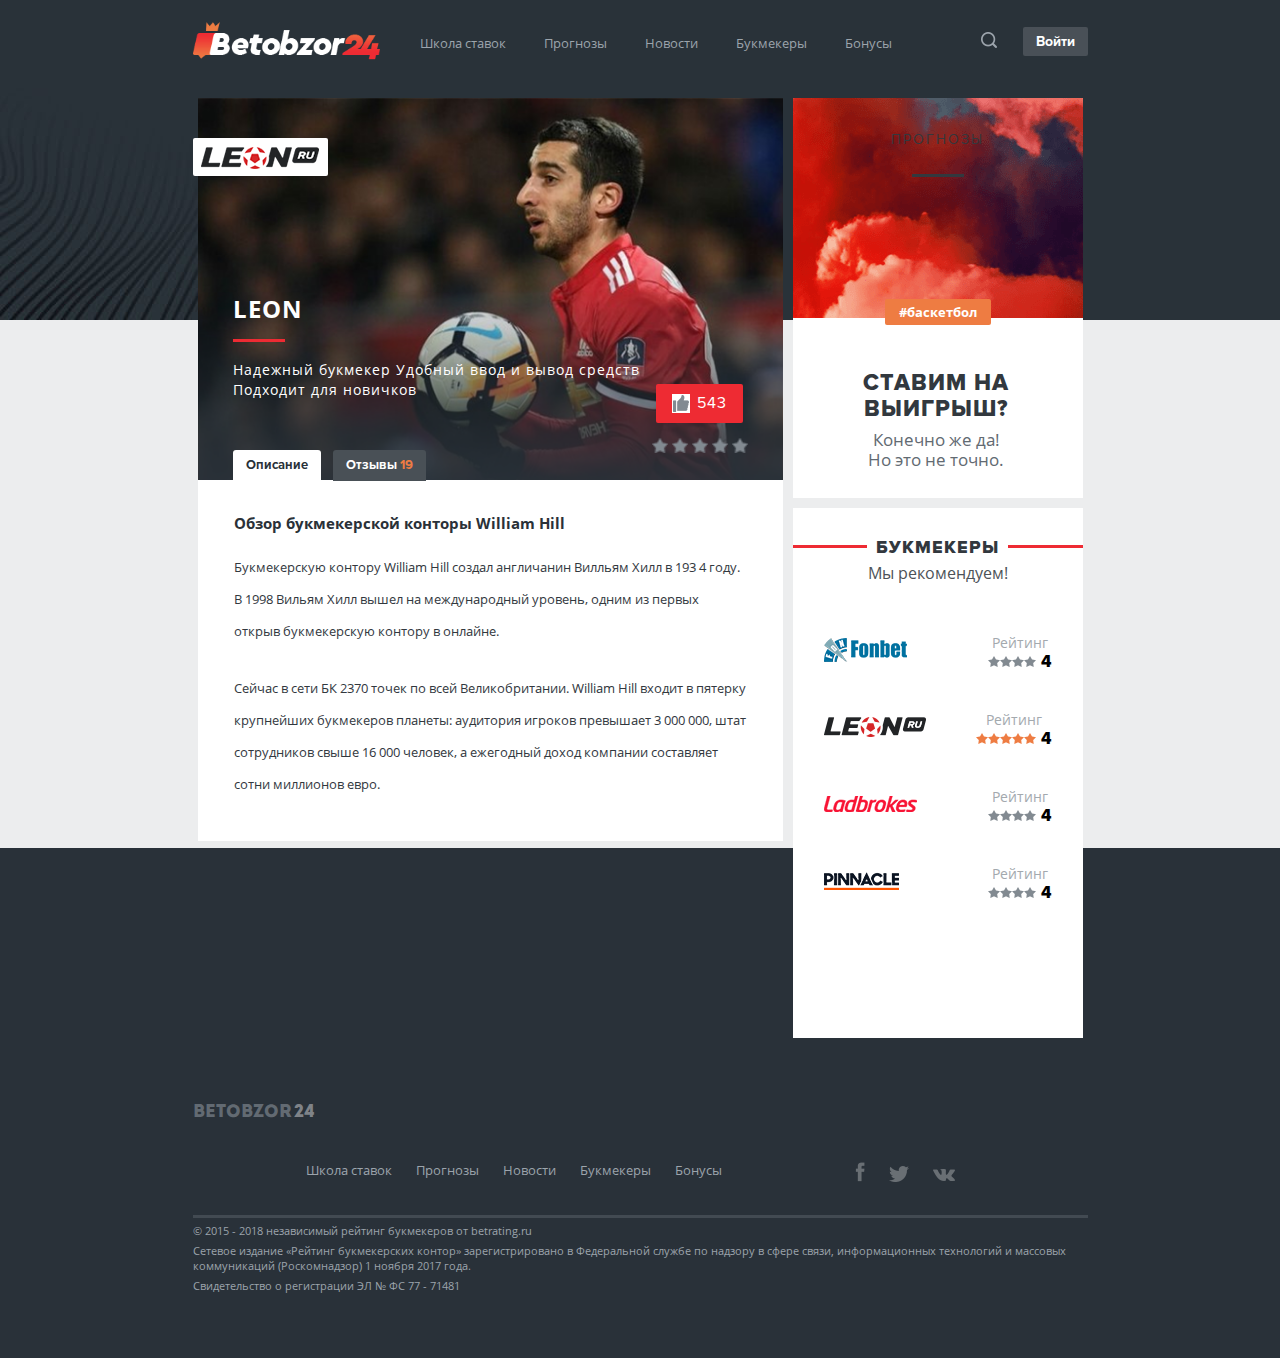
<file: bookmakers2.html>
<!DOCTYPE html>
<html>
<head>
	<meta charset="UTF-8">
	<meta name="viewport" content="width=device-width, initial-scale=1.0, maximum-scale=1.0, user-scalable=no">
	<title>Title</title>
	<link rel="stylesheet" href="assets/css/reset.css">
	<link rel="stylesheet" href="assets/css/main.css">
	<link rel="stylesheet" href="assets/css/components.css">
	<link rel="stylesheet" href="assets/css/components-bon.css">
	<link rel="stylesheet" href="assets/css/media.css">
	<link rel="stylesheet" href="assets/css/media-bon.css">
	<link rel="stylesheet" href="assets/css/fonts.css">
	<link rel="stylesheet" type="text/css" href="assets/js/slick/slick.css"/>
	<link rel="stylesheet" href="libs/owl-carousel/owl.carousel.css"/>
	<link rel="stylesheet" href="assets/css/mobile_swipe_css/owl.carousel.min.css" />
	<link rel="stylesheet" href="assets/css/mobile_swipe_css/owl.theme.default.css" />

	<link rel="stylesheet" type="text/css" href="assets/css/bootstrap.css" />
	<link rel="stylesheet" type="text/css" href="assets/css/menu.css" />


	<!--mobile swipe-->
	<!-- <link rel="stylesheet" href="assets/css/mobile_swipe_css/owl.carousel.min.css">
		<link rel="stylesheet" href="assets/css/mobile_swipe_css/owl.theme.default.min.css"> -->
		<link rel="stylesheet" href="assets/css/animate.css">
		<link rel="stylesheet" href="assets/css/magnific-popup.css">
	</head>
	<body>


		<div class="bonuses">
			<!-- шапка -->
			<header>
				<div class="content content-header">
					<div class="logo_nav">
						<div class="logo logo-header logo-0 logo_nav-mob-n">
							<img src="assets/img/cvg/logo.png" alt="logo">
						</div>
						<div class="logo logo-header logo-1 ">
							<!-- картинка логотип -->
							<img src="assets/img/cvg/logo-1.png" alt="logo">
						</div>
						<div class="nav nav-header nav-header-1">
							<ul>
								<li><a href="#">Школа ставок</a></li>
								<li><a href="#">Прогнозы</a></li>
								<li><a href="news.html">Новости</a></li>
								<li><a href="#">Букмекеры</a></li>
								<li><a href="bonuses.html">Бонусы</a></li>
							</ul>
						</div>
					</div>
					<div class="button button-header">
						<div class="search search-header search-header-mob-none ">
							<button><img src="assets/img/cvg/search.png" alt="search"></button>
						</div>
						<div class="welcome welcome-header welcome-0 welcome-header-mob-n" id="simple">
							<button> <a href="#text-popup_1" class="popup-content">Войти</a></button>
						</div>
						<div id="text-popup_1" class="white-popup mfp-hide">
							<div class="pop">

							</div>
						</div>
						<div class="welcome welcome-header welcome-1">
							<nav class="navbar navbar-default navbar-static-top" role="navigation">
								<div class="container">
									<div class="row">
										<div class="navbar-header">
											<div class="logo_nav">
												
												<div class="logo logo-header logo-0">
													<img src="assets/img/cvg/logo.png" alt="logo">
												</div>
												<div class="nav nav-header nav-header-1">
													<ul>
														<li><a href="#">Школа ставок</a></li>
														<li><a href="#">Прогнозы</a></li>
														<li><a href="news.html">Новости</a></li>
														<li><a href="#">Букмекеры</a></li>
														<li><a href="bonuses.html">Бонусы</a></li>
													</ul>
												</div>
											</div>
											<div class="welcome welcome-header welcome-0 " id="simple">
												<button> <a href="#text-popup_1" class="popup-content">Войти</a></button>
											</div>
											<div id="text-popup_1" class="white-popup mfp-hide">
												<div class="pop">

												</div>
											</div>
											<button type="button" class="navbar-toggle collapsed" data-toggle="collapse" data-target="#bs-example-navbar-collapse-1">
												<span class="icon-bar"></span>
												<span class="icon-bar"></span>
												<span class="icon-bar"></span>
											</button>
										</div>
										<div class="navbar-collapse collapse" id="bs-example-navbar-collapse-1" style="height: 1px;">
											<ul class="nav navbar-nav">
												<li id="button_register" class="">
													<a href="#">
														Школа ставок
													</a>
												</li>
												<li id="button_register" class="">
													<a href="#">
														Прогнозы
													</a>
												</li>
												<li id="button_register" class="">
													<a href="#">
														Новости
													</a>
												</li>
												<li id="button_register" class="">
													<a href="#">
														Букмекеры
													</a>
												</li>
												<li id="button_register" class="">
													<a href="#">
														Боонусы
													</a>
												</li>
												<li id="button_register button_register_search" class="collapse-1-search">
													<a href="#">
														Поиск
													</a>
													<img src="assets/img/cvg/search.png" alt="">
												</li>
											</ul>
										</div>
									</div>
								</div>
							</nav>
						</div>
					</div>
				</div>

			</header>


			<section>
				<div class="content content-section">
					<div class="content-left">
						<div class="content-block-left-order">
							<div class="content-block-left-0">
								<div class="content-block  content-block-img  margin-block">
									<div class="content-block-text">
										<div class="img-top-left">
											<img src="assets/img/bonuses/Leon-Ru-darkcopy5.png" alt="alt">
										</div>
										<div class="text-butt-left text-butt-left-book2">
											<span class="leo">
												leon
											</span>
											<img src="assets/img/bonuses/Rectangle1copy9.png" alt="">
											<p>Надежный букмекер Удобный ввод и вывод средств Подходит для новичков 
											</p>
										</div>
										<div class="span-butt-right span-butt-right-book2">
											<div class="span1">
												<span>
													<img src="assets/img/bookmakers/like.png" alt="">
													543
												</span>
											</div>
											<div class="span-2">
												<label class="option1-match-button-s-2-2-2">
													<input class="checkbox" type="checkbox" name="checkbox-option1">
													<span class="checkbox-custom"></span>
												</label>
												<label class="option1-match-button-s-2-2-2">
													<input class="checkbox" type="checkbox" name="checkbox-option1">
													<span class="checkbox-custom"></span>
												</label>
												<label class="option1-match-button-s-2-2-2">
													<input class="checkbox" type="checkbox" name="checkbox-option1">
													<span class="checkbox-custom"></span>
												</label>
												<label class="option1-match-button-s-2-2-2">
													<input class="checkbox" type="checkbox" name="checkbox-option1">
													<span class="checkbox-custom"></span>
												</label>
												<label class="option1-match-button-s-2-2-2">
													<input class="checkbox" type="checkbox" name="checkbox-option1">
													<span class="checkbox-custom"></span>
												</label>
											</div>
										</div>
									</div>
								</div>
							</div>
							<div class="content-block-left-0">
								<div class="content-block content-block-left-text content-block-left-text-tab1  margin-block">
									<div class="tabs">
										<input  id="tab1" type="radio" name="tabs" checked>
										<label class="label-m1" for="tab1" title="Вкладка 1">Описание</label>

										<input  id="tab2" type="radio" name="tabs">
										<label class="label-m2" for="tab2" title="Вкладка 2">Отзывы <span id="comments" class="comments">19</span></label>
										<section id="content-tab1">
											<div class="h1">
												Обзор букмекерской
												конторы William Hill
											</div>
											<p>
												Букмекерскую контору William Hill создал англичанин Вилльям Хилл в 193 4 году. В 1998 Вильям Хилл вышел на международный уровень, одним из первых открыв букмекерскую контору в онлайне.
											</p>
											<p>
												Сейчас в сети БК 2370 точек по всей Великобритании. William Hill входит в пятерку крупнейших букмекеров планеты: аудитория игроков превышает 3 000 000, штат сотрудников свыше 16 000 человек, а ежегодный доход компании составляет сотни миллионов евро.
											</p>
										</section>  
										<section id="content-tab2">
											<p>
												Здесь размещаете любое содержание....
											</p>
										</section>    
									</div>
								</div>
							</div>
						</div>
					</div>
					<div class="content-right">
						<div class="content-block-right-0 content-block-right-0-news">
							<div class="content-block content-block-1 bgi_SelectiveColor1  margin-block">
								<div class="content-block-text">
									<div class="span-top">
										<span>Прогнозы</span>
									</div>
									<div class="span-center">
										<span>#баскетбол</span>
									</div>
									<div class="span-bottom">
										<span class="h1">
											Ставим на выигрыш?
										</span>
										<p>Конечно же да! <br>
										Но это не точно.</p>
									</div>
								</div>
							</div>
							<div class="content-block Rectangle1copy334 content-block-3  margin-block">
								<div class="content-block-text content-block-text-w">
									<div class="h1-p-top">
										<h2>Букмекеры</h2>
										<p>Мы рекомендуем!</p>
									</div>
									<div class="img-spam-p">
										<div class="ul">
											<ul>
												<li>
													<img src="assets/img/fonbet.png" alt="">
												</li>
												<li>
													<p>Рейтинг</p>
													<img src="assets/img/Shape10.png" alt="">
													<span class="number">4</span>
												</li>
											</ul>
										</div>
									</div>
									<div class="img-spam-p">
										<div class="ul">
											<ul>
												<li>
													<img src="assets/img/Leon11.png" alt="">
												</li>
												<li>
													<p>Рейтинг</p>
													<img src="assets/img/Shape37.png" alt="">
													<span class="number">4</span>
												</li>
											</ul>
										</div>
									</div>
									<div class="img-spam-p">
										<div class="ul">
											<ul>
												<li>
													<img src="assets/img/ladbrokes-logocopy.png" alt="">
												</li>
												<li>
													<p>Рейтинг</p>
													<img src="assets/img/Shape10.png" alt="">
													<span class="number">4</span>
												</li>
											</ul>
										</div>
									</div>
									<div class="img-spam-p">
										<div class="ul">
											<ul>
												<li>
													<img src="assets/img/pinnacle-logo).png" alt="">
												</li>
												<li>
													<p>Рейтинг</p>
													<img src="assets/img/Shape10.png" alt="">
													<span class="number">4</span>
												</li>
											</ul>
										</div>
									</div>
								</div>
							</div>
						</div>
					</div>
				</div>
			</section>


			<footer class="footer-news">
				<div class="content content-footer content-footer-0">
					<!-- логотип -->
					<div class="logo footer-logo">
						<span class="h1">Betobzor <span>24</span> </span>
					</div>
					<div class="nav nav-footer">
						<ul>
							<li><a href="#">Школа ставок</a></li>
							<li><a href="#">Прогнозы</a></li>
							<li><a href="#">Новости</a></li>
							<li><a href="#">Букмекеры</a></li>
							<li><a href="#">Бонусы</a></li>
						</ul>
						<ul>
							<!-- сылки на соц-сети -->
							<li><a href="#"><img src="assets/img/cvg/f.png" alt="alt"></a></li>
							<li><a href="#"><img src="assets/img/cvg/tv.png" alt="alt"></a></li>
							<li><a href="#"><img src="assets/img/cvg/vk.png" alt="alt"></a></li>
						</ul>
					</div>
					<div class="text text-footer">
						<p>© 2015 - 2018 независимый рейтинг букмекеров от betrating.ru</p>
						<p>Сетевое издание «Рейтинг букмекерских контор» зарегистрировано в Федеральной службе по надзору в сфере связи, информационных технологий и массовых коммуникаций (Роскомнадзор) 1 ноября 2017 года. </p>
						<p>Свидетельство о регистрации ЭЛ № ФС 77 - 71481 </p>
					</div>
				</div>
				<div class="content-decktop content-footer content-footer-1">

					<div class="footer-logo-ul">
						<!-- логотип -->
						<div class="logo footer-logo">
							<span class="h1">Betobzor <span>24</span> </span>
						</div>
						<ul>
							<!-- сылки на соц-сети -->
							<li><a href="#"><img src="assets/img/cvg/f.png" alt="alt"></a></li>
							<li><a href="#"><img src="assets/img/cvg/tv.png" alt="alt"></a></li>
							<li><a href="#"><img src="assets/img/cvg/vk.png" alt="alt"></a></li>
						</ul>
					</div>
					<div class="nav nav-footer">
						<ul>
							<li><a href="#">Школа ставок</a></li>
							<li><a href="#">Прогнозы</a></li>
							<li><a href="#">Новости</a></li>
							<li><a href="#">Букмекеры</a></li>
							<li><a href="#">Бонусы</a></li>
						</ul>
					</div>
					<div class="text text-footer">
						<p>© 2015 - 2018 независимый рейтинг букмекеров от betrating.ru</p>
						<p>Сетевое издание «Рейтинг букмекерских контор» зарегистрировано в Федеральной службе по надзору в сфере связи, информационных технологий и массовых коммуникаций (Роскомнадзор) 1 ноября 2017 года. </p>
						<p>Свидетельство о регистрации ЭЛ № ФС 77 - 71481 </p>
					</div>
				</div>

			</footer>
		</div>



	</body>
	<script src="libs/jquery.min.js"></script>
	<script src="assets/js/modal.js"></script>
	<script src="libs/owl-carousel/owl.carousel.min.js"></script>
	<script type="text/javascript" src="http://ajax.googleapis.com/ajax/libs/jquery/2.1.1/jquery.min.js"></script>	
	<script type="text/javascript" src="libs/bootstrap.min.js"></script>

	<!--mobile swipe-->

<!-- <script src="assets/js/owl.carousel.min.js"></script>
	<script src="assets/js/owl.carousel.js"></script> -->
	<script src="assets/js/mobile-swipe.js"></script>
	<script src="assets/js/common.js"></script>
	<script src="assets/js/jquery.magnific-popup.min.js"></script>

	</html>
</file>
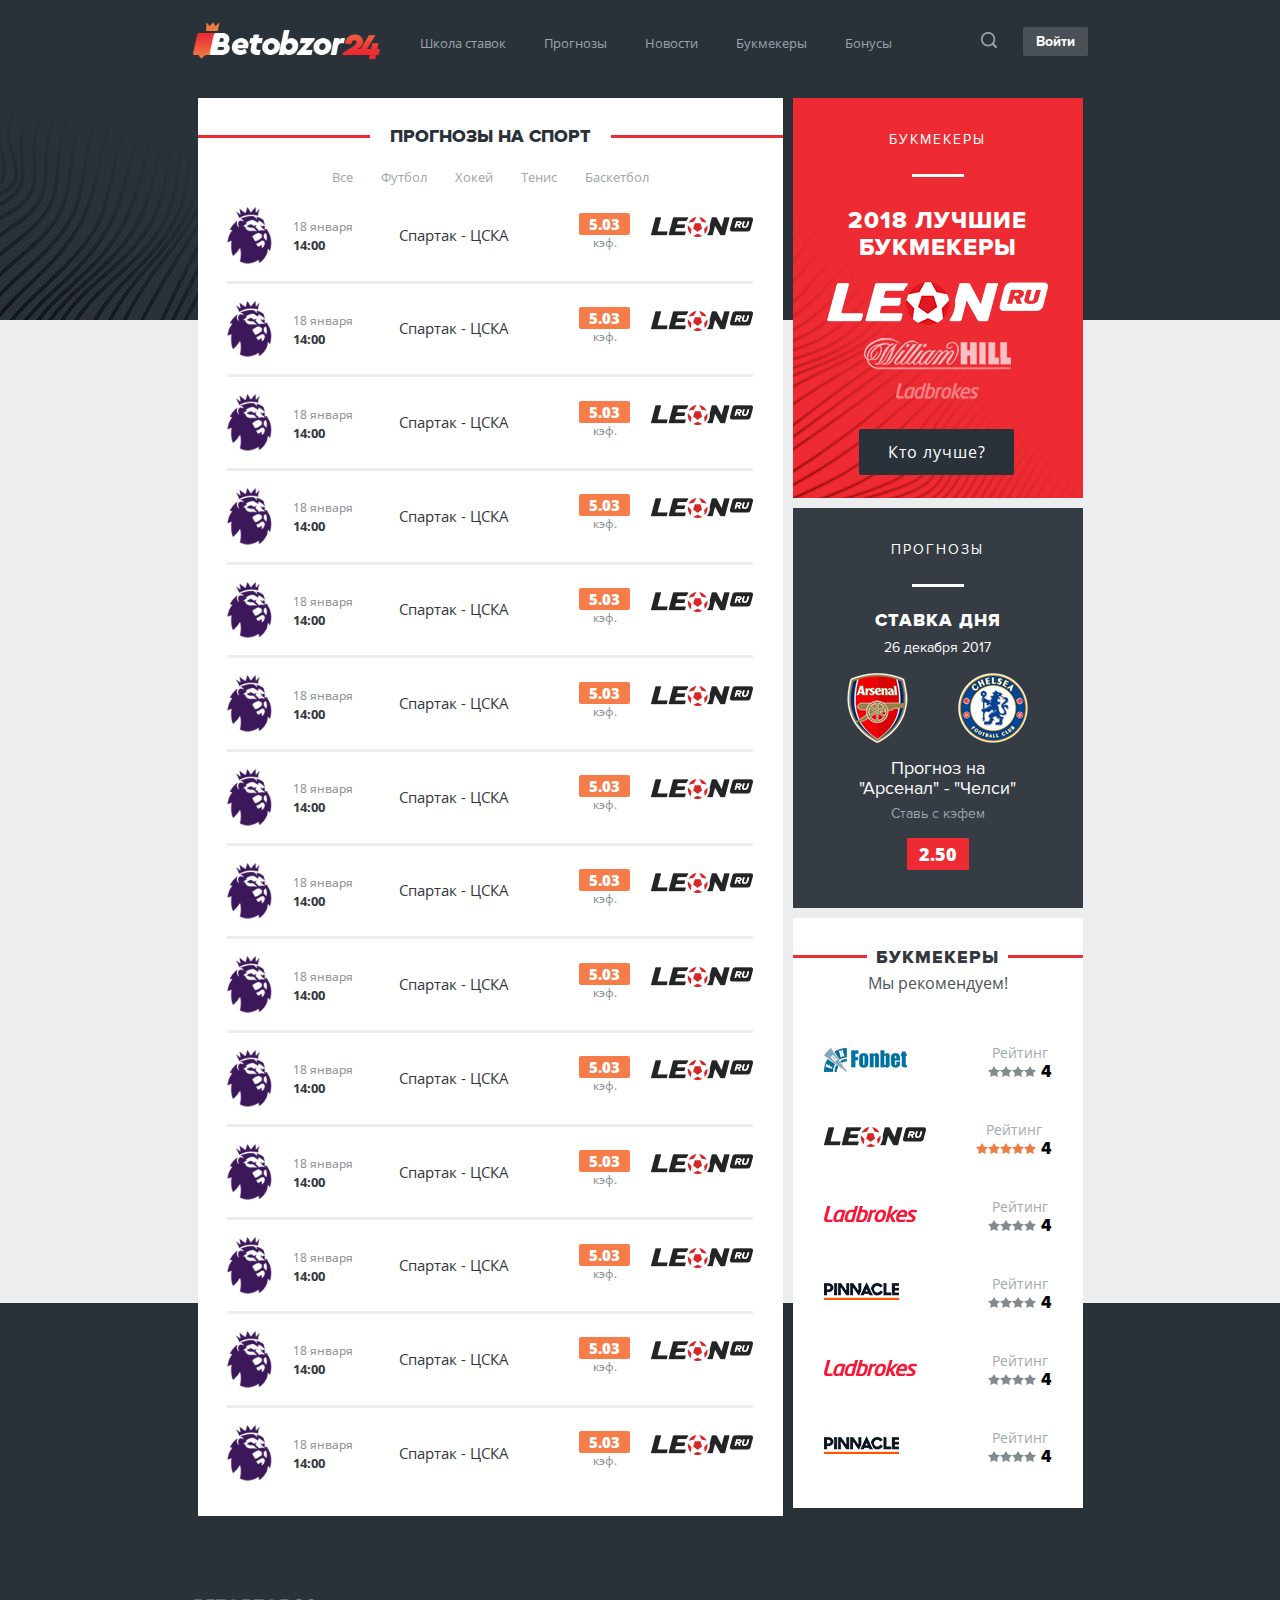
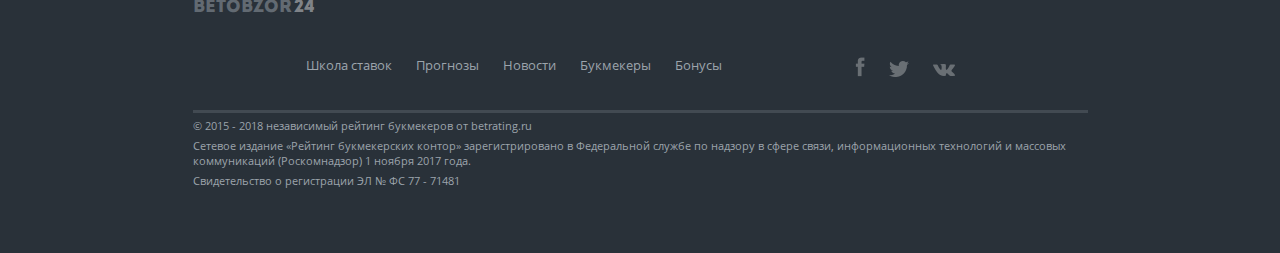
<file: forecast.html>
<!DOCTYPE html>
<html>
<head>
	<meta charset="UTF-8">
	<meta name="viewport" content="width=device-width, initial-scale=1.0, maximum-scale=1.0, user-scalable=no">
	<title>Title</title>
	<link rel="stylesheet" href="assets/css/reset.css">
	<link rel="stylesheet" href="assets/css/main.css">
	<link rel="stylesheet" href="assets/css/components.css">
	<link rel="stylesheet" href="assets/css/components-bon.css">
	<link rel="stylesheet" href="assets/css/media.css">
	<link rel="stylesheet" href="assets/css/media-bon.css">
	<link rel="stylesheet" href="assets/css/fonts.css">
	<link rel="stylesheet" type="text/css" href="assets/js/slick/slick.css"/>
	<link rel="stylesheet" href="libs/owl-carousel/owl.carousel.css"/>
	<link rel="stylesheet" href="assets/css/mobile_swipe_css/owl.carousel.min.css" />
	<link rel="stylesheet" href="assets/css/mobile_swipe_css/owl.theme.default.css" />

	<link rel="stylesheet" type="text/css" href="assets/css/bootstrap.css" />
	<link rel="stylesheet" type="text/css" href="assets/css/menu.css" />


	<!--mobile swipe-->
	<!-- <link rel="stylesheet" href="assets/css/mobile_swipe_css/owl.carousel.min.css">
		<link rel="stylesheet" href="assets/css/mobile_swipe_css/owl.theme.default.min.css"> -->
		<link rel="stylesheet" href="assets/css/animate.css">
		<link rel="stylesheet" href="assets/css/magnific-popup.css">
	</head>
	<body>


		<div class="bonuses">
			<!-- шапка -->
			<header>
				<div class="content content-header">
					<div class="logo_nav">
						<div class="logo logo-header logo-0 logo_nav-mob-n">
							<img src="assets/img/cvg/logo.png" alt="logo">
						</div>
						<div class="logo logo-header logo-1 ">
							<!-- картинка логотип -->
							<img src="assets/img/cvg/logo-1.png" alt="logo">
						</div>
						<div class="nav nav-header nav-header-1">
							<ul>
								<li><a href="#">Школа ставок</a></li>
								<li><a href="#">Прогнозы</a></li>
								<li><a href="news.html">Новости</a></li>
								<li><a href="#">Букмекеры</a></li>
								<li><a href="bonuses.html">Бонусы</a></li>
							</ul>
						</div>
					</div>
					<div class="button button-header">
						<div class="search search-header search-header-mob-none ">
							<button><img src="assets/img/cvg/search.png" alt="search"></button>
						</div>
						<div class="welcome welcome-header welcome-0 welcome-header-mob-n" id="simple">
							<button> <a href="#text-popup_1" class="popup-content">Войти</a></button>
						</div>
						<div id="text-popup_1" class="white-popup mfp-hide">
							<div class="pop">

							</div>
						</div>
						<div class="welcome welcome-header welcome-1">
							<nav class="navbar navbar-default navbar-static-top" role="navigation">
								<div class="container">
									<div class="row">
										<div class="navbar-header">
											<div class="logo_nav">
												
												<div class="logo logo-header logo-0">
													<img src="assets/img/cvg/logo.png" alt="logo">
												</div>
												<div class="nav nav-header nav-header-1">
													<ul>
														<li><a href="#">Школа ставок</a></li>
														<li><a href="#">Прогнозы</a></li>
														<li><a href="news.html">Новости</a></li>
														<li><a href="#">Букмекеры</a></li>
														<li><a href="bonuses.html">Бонусы</a></li>
													</ul>
												</div>
											</div>
											<div class="welcome welcome-header welcome-0 " id="simple">
												<button> <a href="#text-popup_1" class="popup-content">Войти</a></button>
											</div>
											<div id="text-popup_1" class="white-popup mfp-hide">
												<div class="pop">

												</div>
											</div>
											<button type="button" class="navbar-toggle collapsed" data-toggle="collapse" data-target="#bs-example-navbar-collapse-1">
												<span class="icon-bar"></span>
												<span class="icon-bar"></span>
												<span class="icon-bar"></span>
											</button>
										</div>
										<div class="navbar-collapse collapse" id="bs-example-navbar-collapse-1" style="height: 1px;">
											<ul class="nav navbar-nav">
												<li id="button_register" class="">
													<a href="#">
														Школа ставок
													</a>
												</li>
												<li id="button_register" class="">
													<a href="#">
														Прогнозы
													</a>
												</li>
												<li id="button_register" class="">
													<a href="#">
														Новости
													</a>
												</li>
												<li id="button_register" class="">
													<a href="#">
														Букмекеры
													</a>
												</li>
												<li id="button_register" class="">
													<a href="#">
														Боонусы
													</a>
												</li>
												<li id="button_register button_register_search" class="collapse-1-search">
													<a href="#">
														Поиск
													</a>
													<img src="assets/img/cvg/search.png" alt="">
												</li>
											</ul>
										</div>
									</div>
								</div>
							</nav>
						</div>
					</div>
				</div>

			</header>

			<section>
				<div class="content content-section">
					<div class="content-left">
						<div class="content-block-left-order">
							<div class="content-block-left-0 order1">
								<div class="content-block content-block-1 content-block-1-prognozy-schet content-block-1-forecast content-block-forecast  margin-block">
									<div class="prognozy prognozy-schet-f-web prognozy-schet sec-2">
										<span class="h1">прогнозы на спорт</span>
										<div class="prognozy-nav">
											<div class="nav">
												<ul>
													<li><a href="#">Все</a></li>
													<li><a href="#">Футбол</a></li>
													<li><a href="#">Хокей</a></li>
													<li><a href="#">Тенис</a></li>
													<li><a href="#">Баскетбол</a></li>
												</ul>
											</div>
										</div>

										<div class="prognozy-section prognozy-section_1">
											<div class="div-prognozy div-prognozy-forecast div-left">
												<img src="assets/img/cvg/Layer24.png" alt="">
												<div class="div-prognozy-span">
													<span class="span-1"><p>18 января</p></span>
													<span class="span-2">14:00</span>
												</div>
											</div>
											<div class="div-prognozy div-prognozy-forecast div-center">
												<span class="span-1"><p>Футбол/Германия/Бундеслига</p></span>
												<span class="h2">Спартак - ЦСКА</span>
											</div>
											<div class="div-prognozy div-prognozy-forecast div-right">
												<div class="match-matches-section-2-2 match-matches-section-2-2-forecast">
													<div class="match-button-s-2-2-f match-button-s-2-2-1">
														<span class="m-s-1">1</span>
														<span class="m-s-2">2.03</span>
													</div>
													<div class="match-button-s-2-2-f match-button-s-2-2-2">
														<span class="m-s-1">1</span>
														<span class="m-s-2">2.03</span>
													</div>
													<div class="match-button-s-2-2-f match-button-s-2-2-3">
														<span class="m-s-1">1</span>
														<span class="m-s-2">2.03</span>
													</div>
												</div>
												<div class="div-prognozy-span div-prognozy-span-forecast">
													<span class="span-1"><span class="h2">5.03</span></span>
													<span class="span-2"><p>кэф.</p></span>
												</div>
												<img src="assets/img/cvg/leoncopy.png" alt="">
											</div>
										</div>
										<div src="assets/img/backgrounds/471.jpg" alt="" class="razdel"></div>
										<div class="prognozy-section prognozy-section_2">
											<div class="div-prognozy div-prognozy-forecast div-left">
												<img src="assets/img/cvg/Layer24.png" alt="">
												<div class="div-prognozy-span">
													<span class="span-1"><p>18 января</p></span>
													<span class="span-2">14:00</span>
												</div>
											</div>
											<div class="div-prognozy div-prognozy-forecast div-center">
												<span class="span-1"><p>Футбол/Германия/Бундеслига</p></span>
												<span class="h2">Спартак - ЦСКА</span>
											</div>
											<div class="div-prognozy div-prognozy-forecast div-right">
												<div class="match-matches-section-2-2 match-matches-section-2-2-forecast">
													<div class="match-button-s-2-2-f match-button-s-2-2-1">
														<span class="m-s-1">1</span>
														<span class="m-s-2">2.03</span>
													</div>
													<div class="match-button-s-2-2-f match-button-s-2-2-2">
														<span class="m-s-1">1</span>
														<span class="m-s-2">2.03</span>
													</div>
													<div class="match-button-s-2-2-f match-button-s-2-2-3">
														<span class="m-s-1">1</span>
														<span class="m-s-2">2.03</span>
													</div>
												</div>
												<div class="div-prognozy-span div-prognozy-span-forecast">
													<span class="span-1"><span class="h2">5.03</span></span>
													<span class="span-2"><p>кэф.</p></span>
												</div>
												<img src="assets/img/cvg/leoncopy.png" alt="">
											</div>
										</div>
										<div src="assets/img/backgrounds/471.jpg" alt="" class="razdel"></div>
										<div class="prognozy-section prognozy-section_3">
											<div class="div-prognozy div-prognozy-forecast div-left">
												<img src="assets/img/cvg/Layer24.png" alt="">
												<div class="div-prognozy-span">
													<span class="span-1"><p>18 января</p></span>
													<span class="span-2">14:00</span>
												</div>
											</div>
											<div class="div-prognozy div-prognozy-forecast div-center">
												<span class="span-1"><p>Футбол/Германия/Бундеслига</p></span>
												<span class="h2">Спартак - ЦСКА</span>
											</div>
											<div class="div-prognozy div-prognozy-forecast div-right">
												<div class="match-matches-section-2-2 match-matches-section-2-2-forecast">
													<div class="match-button-s-2-2-f match-button-s-2-2-1">
														<span class="m-s-1">1</span>
														<span class="m-s-2">2.03</span>
													</div>
													<div class="match-button-s-2-2-f match-button-s-2-2-2">
														<span class="m-s-1">1</span>
														<span class="m-s-2">2.03</span>
													</div>
													<div class="match-button-s-2-2-f match-button-s-2-2-3">
														<span class="m-s-1">1</span>
														<span class="m-s-2">2.03</span>
													</div>
												</div>
												<div class="div-prognozy-span div-prognozy-span-forecast">
													<span class="span-1"><span class="h2">5.03</span></span>
													<span class="span-2"><p>кэф.</p></span>
												</div>
												<img src="assets/img/cvg/leoncopy.png" alt="">
											</div>
										</div>
										<div src="assets/img/backgrounds/471.jpg" alt="" class="razdel"></div>
										<div class="prognozy-section prognozy-section_4">
											<div class="div-prognozy div-prognozy-forecast div-left">
												<img src="assets/img/cvg/Layer24.png" alt="">
												<div class="div-prognozy-span">
													<span class="span-1"><p>18 января</p></span>
													<span class="span-2">14:00</span>
												</div>
											</div>
											<div class="div-prognozy div-prognozy-forecast div-center">
												<span class="span-1"><p>Футбол/Германия/Бундеслига</p></span>
												<span class="h2">Спартак - ЦСКА</span>
											</div>
											<div class="div-prognozy div-prognozy-forecast div-right">
												<div class="match-matches-section-2-2 match-matches-section-2-2-forecast">
													<div class="match-button-s-2-2-f match-button-s-2-2-1">
														<span class="m-s-1">1</span>
														<span class="m-s-2">2.03</span>
													</div>
													<div class="match-button-s-2-2-f match-button-s-2-2-2">
														<span class="m-s-1">1</span>
														<span class="m-s-2">2.03</span>
													</div>
													<div class="match-button-s-2-2-f match-button-s-2-2-3">
														<span class="m-s-1">1</span>
														<span class="m-s-2">2.03</span>
													</div>
												</div>
												<div class="div-prognozy-span div-prognozy-span-forecast">
													<span class="span-1"><span class="h2">5.03</span></span>
													<span class="span-2"><p>кэф.</p></span>
												</div>
												<img src="assets/img/cvg/leoncopy.png" alt="">
											</div>
										</div>
										<div src="assets/img/backgrounds/471.jpg" alt="" class="razdel"></div>
										<div class="prognozy-section prognozy-section_5">
											<div class="div-prognozy div-prognozy-forecast div-left">
												<img src="assets/img/cvg/Layer24.png" alt="">
												<div class="div-prognozy-span">
													<span class="span-1"><p>18 января</p></span>
													<span class="span-2">14:00</span>
												</div>
											</div>
											<div class="div-prognozy div-prognozy-forecast div-center">
												<span class="span-1"><p>Футбол/Германия/Бундеслига</p></span>
												<span class="h2">Спартак - ЦСКА</span>
											</div>
											<div class="div-prognozy div-prognozy-forecast div-right">
												<div class="match-matches-section-2-2 match-matches-section-2-2-forecast">
													<div class="match-button-s-2-2-f match-button-s-2-2-1">
														<span class="m-s-1">1</span>
														<span class="m-s-2">2.03</span>
													</div>
													<div class="match-button-s-2-2-f match-button-s-2-2-2">
														<span class="m-s-1">1</span>
														<span class="m-s-2">2.03</span>
													</div>
													<div class="match-button-s-2-2-f match-button-s-2-2-3">
														<span class="m-s-1">1</span>
														<span class="m-s-2">2.03</span>
													</div>
												</div>
												<div class="div-prognozy-span div-prognozy-span-forecast">
													<span class="span-1"><span class="h2">5.03</span></span>
													<span class="span-2"><p>кэф.</p></span>
												</div>
												<img src="assets/img/cvg/leoncopy.png" alt="">
											</div>
										</div>
										<div src="assets/img/backgrounds/471.jpg" alt="" class="razdel"></div>
										<div class="prognozy-section prognozy-section_6">
											<div class="div-prognozy div-prognozy-forecast div-left">
												<img src="assets/img/cvg/Layer24.png" alt="">
												<div class="div-prognozy-span">
													<span class="span-1"><p>18 января</p></span>
													<span class="span-2">14:00</span>
												</div>
											</div>
											<div class="div-prognozy div-prognozy-forecast div-center">
												<span class="span-1"><p>Футбол/Германия/Бундеслига</p></span>
												<span class="h2">Спартак - ЦСКА</span>
											</div>
											<div class="div-prognozy div-prognozy-forecast div-right">
												<div class="match-matches-section-2-2 match-matches-section-2-2-forecast">
													<div class="match-button-s-2-2-f match-button-s-2-2-1">
														<span class="m-s-1">1</span>
														<span class="m-s-2">2.03</span>
													</div>
													<div class="match-button-s-2-2-f match-button-s-2-2-2">
														<span class="m-s-1">1</span>
														<span class="m-s-2">2.03</span>
													</div>
													<div class="match-button-s-2-2-f match-button-s-2-2-3">
														<span class="m-s-1">1</span>
														<span class="m-s-2">2.03</span>
													</div>
												</div>
												<div class="div-prognozy-span div-prognozy-span-forecast">
													<span class="span-1"><span class="h2">5.03</span></span>
													<span class="span-2"><p>кэф.</p></span>
												</div>
												<img src="assets/img/cvg/leoncopy.png" alt="">
											</div>
										</div>
										<div src="assets/img/backgrounds/471.jpg" alt="" class="razdel"></div>
										<div class="prognozy-section prognozy-section_7">
											<div class="div-prognozy div-prognozy-forecast div-left">
												<img src="assets/img/cvg/Layer24.png" alt="">
												<div class="div-prognozy-span">
													<span class="span-1"><p>18 января</p></span>
													<span class="span-2">14:00</span>
												</div>
											</div>
											<div class="div-prognozy div-prognozy-forecast div-center">
												<span class="span-1"><p>Футбол/Германия/Бундеслига</p></span>
												<span class="h2">Спартак - ЦСКА</span>
											</div>
											<div class="div-prognozy div-prognozy-forecast div-right">
												<div class="match-matches-section-2-2 match-matches-section-2-2-forecast">
													<div class="match-button-s-2-2-f match-button-s-2-2-1">
														<span class="m-s-1">1</span>
														<span class="m-s-2">2.03</span>
													</div>
													<div class="match-button-s-2-2-f match-button-s-2-2-2">
														<span class="m-s-1">1</span>
														<span class="m-s-2">2.03</span>
													</div>
													<div class="match-button-s-2-2-f match-button-s-2-2-3">
														<span class="m-s-1">1</span>
														<span class="m-s-2">2.03</span>
													</div>
												</div>
												<div class="div-prognozy-span div-prognozy-span-forecast">
													<span class="span-1"><span class="h2">5.03</span></span>
													<span class="span-2"><p>кэф.</p></span>
												</div>
												<img src="assets/img/cvg/leoncopy.png" alt="">
											</div>
										</div>
										<div src="assets/img/backgrounds/471.jpg" alt="" class="razdel"></div>
										<div class="prognozy-section prognozy-section_8">
											<div class="div-prognozy div-prognozy-forecast div-left">
												<img src="assets/img/cvg/Layer24.png" alt="">
												<div class="div-prognozy-span">
													<span class="span-1"><p>18 января</p></span>
													<span class="span-2">14:00</span>
												</div>
											</div>
											<div class="div-prognozy div-prognozy-forecast div-center">
												<span class="span-1"><p>Футбол/Германия/Бундеслига</p></span>
												<span class="h2">Спартак - ЦСКА</span>
											</div>
											<div class="div-prognozy div-prognozy-forecast div-right">
												<div class="match-matches-section-2-2 match-matches-section-2-2-forecast">
													<div class="match-button-s-2-2-f match-button-s-2-2-1">
														<span class="m-s-1">1</span>
														<span class="m-s-2">2.03</span>
													</div>
													<div class="match-button-s-2-2-f match-button-s-2-2-2">
														<span class="m-s-1">1</span>
														<span class="m-s-2">2.03</span>
													</div>
													<div class="match-button-s-2-2-f match-button-s-2-2-3">
														<span class="m-s-1">1</span>
														<span class="m-s-2">2.03</span>
													</div>
												</div>
												<div class="div-prognozy-span div-prognozy-span-forecast">
													<span class="span-1"><span class="h2">5.03</span></span>
													<span class="span-2"><p>кэф.</p></span>
												</div>
												<img src="assets/img/cvg/leoncopy.png" alt="">
											</div>
										</div>
										<div src="assets/img/backgrounds/471.jpg" alt="" class="razdel"></div>
										<div class="prognozy-section prognozy-section_9">
											<div class="div-prognozy div-prognozy-forecast div-left">
												<img src="assets/img/cvg/Layer24.png" alt="">
												<div class="div-prognozy-span">
													<span class="span-1"><p>18 января</p></span>
													<span class="span-2">14:00</span>
												</div>
											</div>
											<div class="div-prognozy div-prognozy-forecast div-center">
												<span class="span-1"><p>Футбол/Германия/Бундеслига</p></span>
												<span class="h2">Спартак - ЦСКА</span>
											</div>
											<div class="div-prognozy div-prognozy-forecast div-right">
												<div class="match-matches-section-2-2 match-matches-section-2-2-forecast">
													<div class="match-button-s-2-2-f match-button-s-2-2-1">
														<span class="m-s-1">1</span>
														<span class="m-s-2">2.03</span>
													</div>
													<div class="match-button-s-2-2-f match-button-s-2-2-2">
														<span class="m-s-1">1</span>
														<span class="m-s-2">2.03</span>
													</div>
													<div class="match-button-s-2-2-f match-button-s-2-2-3">
														<span class="m-s-1">1</span>
														<span class="m-s-2">2.03</span>
													</div>
												</div>
												<div class="div-prognozy-span div-prognozy-span-forecast">
													<span class="span-1"><span class="h2">5.03</span></span>
													<span class="span-2"><p>кэф.</p></span>
												</div>
												<img src="assets/img/cvg/leoncopy.png" alt="">
											</div>
										</div>
										<div src="assets/img/backgrounds/471.jpg" alt="" class="razdel"></div>
										<div class="prognozy-section prognozy-section_10">
											<div class="div-prognozy div-prognozy-forecast div-left">
												<img src="assets/img/cvg/Layer24.png" alt="">
												<div class="div-prognozy-span">
													<span class="span-1"><p>18 января</p></span>
													<span class="span-2">14:00</span>
												</div>
											</div>
											<div class="div-prognozy div-prognozy-forecast div-center">
												<span class="span-1"><p>Футбол/Германия/Бундеслига</p></span>
												<span class="h2">Спартак - ЦСКА</span>
											</div>
											<div class="div-prognozy div-prognozy-forecast div-right">
												<div class="match-matches-section-2-2 match-matches-section-2-2-forecast">
													<div class="match-button-s-2-2-f match-button-s-2-2-1">
														<span class="m-s-1">1</span>
														<span class="m-s-2">2.03</span>
													</div>
													<div class="match-button-s-2-2-f match-button-s-2-2-2">
														<span class="m-s-1">1</span>
														<span class="m-s-2">2.03</span>
													</div>
													<div class="match-button-s-2-2-f match-button-s-2-2-3">
														<span class="m-s-1">1</span>
														<span class="m-s-2">2.03</span>
													</div>
												</div>
												<div class="div-prognozy-span div-prognozy-span-forecast">
													<span class="span-1"><span class="h2">5.03</span></span>
													<span class="span-2"><p>кэф.</p></span>
												</div>
												<img src="assets/img/cvg/leoncopy.png" alt="">
											</div>
										</div>
										<div src="assets/img/backgrounds/471.jpg" alt="" class="razdel"></div>
										<div class="prognozy-section prognozy-section_11">
											<div class="div-prognozy div-prognozy-forecast div-left">
												<img src="assets/img/cvg/Layer24.png" alt="">
												<div class="div-prognozy-span">
													<span class="span-1"><p>18 января</p></span>
													<span class="span-2">14:00</span>
												</div>
											</div>
											<div class="div-prognozy div-prognozy-forecast div-center">
												<span class="span-1"><p>Футбол/Германия/Бундеслига</p></span>
												<span class="h2">Спартак - ЦСКА</span>
											</div>
											<div class="div-prognozy div-prognozy-forecast div-right">
												<div class="match-matches-section-2-2 match-matches-section-2-2-forecast">
													<div class="match-button-s-2-2-f match-button-s-2-2-1">
														<span class="m-s-1">1</span>
														<span class="m-s-2">2.03</span>
													</div>
													<div class="match-button-s-2-2-f match-button-s-2-2-2">
														<span class="m-s-1">1</span>
														<span class="m-s-2">2.03</span>
													</div>
													<div class="match-button-s-2-2-f match-button-s-2-2-3">
														<span class="m-s-1">1</span>
														<span class="m-s-2">2.03</span>
													</div>
												</div>
												<div class="div-prognozy-span div-prognozy-span-forecast">
													<span class="span-1"><span class="h2">5.03</span></span>
													<span class="span-2"><p>кэф.</p></span>
												</div>
												<img src="assets/img/cvg/leoncopy.png" alt="">
											</div>
										</div>
										<div src="assets/img/backgrounds/471.jpg" alt="" class="razdel"></div>
										<div class="prognozy-section prognozy-section_12">
											<div class="div-prognozy div-prognozy-forecast div-left">
												<img src="assets/img/cvg/Layer24.png" alt="">
												<div class="div-prognozy-span">
													<span class="span-1"><p>18 января</p></span>
													<span class="span-2">14:00</span>
												</div>
											</div>
											<div class="div-prognozy div-prognozy-forecast div-center">
												<span class="span-1"><p>Футбол/Германия/Бундеслига</p></span>
												<span class="h2">Спартак - ЦСКА</span>
											</div>
											<div class="div-prognozy div-prognozy-forecast div-right">
												<div class="match-matches-section-2-2 match-matches-section-2-2-forecast">
													<div class="match-button-s-2-2-f match-button-s-2-2-1">
														<span class="m-s-1">1</span>
														<span class="m-s-2">2.03</span>
													</div>
													<div class="match-button-s-2-2-f match-button-s-2-2-2">
														<span class="m-s-1">1</span>
														<span class="m-s-2">2.03</span>
													</div>
													<div class="match-button-s-2-2-f match-button-s-2-2-3">
														<span class="m-s-1">1</span>
														<span class="m-s-2">2.03</span>
													</div>
												</div>
												<div class="div-prognozy-span div-prognozy-span-forecast">
													<span class="span-1"><span class="h2">5.03</span></span>
													<span class="span-2"><p>кэф.</p></span>
												</div>
												<img src="assets/img/cvg/leoncopy.png" alt="">
											</div>
										</div>
										<div src="assets/img/backgrounds/471.jpg" alt="" class="razdel"></div>
										<div class="prognozy-section prognozy-section_13">
											<div class="div-prognozy div-prognozy-forecast div-left">
												<img src="assets/img/cvg/Layer24.png" alt="">
												<div class="div-prognozy-span">
													<span class="span-1"><p>18 января</p></span>
													<span class="span-2">14:00</span>
												</div>
											</div>
											<div class="div-prognozy div-prognozy-forecast div-center">
												<span class="span-1"><p>Футбол/Германия/Бундеслига</p></span>
												<span class="h2">Спартак - ЦСКА</span>
											</div>
											<div class="div-prognozy div-prognozy-forecast div-right">
												<div class="match-matches-section-2-2 match-matches-section-2-2-forecast">
													<div class="match-button-s-2-2-f match-button-s-2-2-1">
														<span class="m-s-1">1</span>
														<span class="m-s-2">2.03</span>
													</div>
													<div class="match-button-s-2-2-f match-button-s-2-2-2">
														<span class="m-s-1">1</span>
														<span class="m-s-2">2.03</span>
													</div>
													<div class="match-button-s-2-2-f match-button-s-2-2-3">
														<span class="m-s-1">1</span>
														<span class="m-s-2">2.03</span>
													</div>
												</div>
												<div class="div-prognozy-span div-prognozy-span-forecast">
													<span class="span-1"><span class="h2">5.03</span></span>
													<span class="span-2"><p>кэф.</p></span>
												</div>
												<img src="assets/img/cvg/leoncopy.png" alt="">
											</div>
										</div>
										<div src="assets/img/backgrounds/471.jpg" alt="" class="razdel"></div>
										<div class="prognozy-section prognozy-section_14">
											<div class="div-prognozy div-prognozy-forecast div-left">
												<img src="assets/img/cvg/Layer24.png" alt="">
												<div class="div-prognozy-span">
													<span class="span-1"><p>18 января</p></span>
													<span class="span-2">14:00</span>
												</div>
											</div>
											<div class="div-prognozy div-prognozy-forecast div-center">
												<span class="span-1"><p>Футбол/Германия/Бундеслига</p></span>
												<span class="h2">Спартак - ЦСКА</span>
											</div>
											<div class="div-prognozy div-prognozy-forecast div-right">
												<div class="match-matches-section-2-2 match-matches-section-2-2-forecast">
													<div class="match-button-s-2-2-f match-button-s-2-2-1">
														<span class="m-s-1">1</span>
														<span class="m-s-2">2.03</span>
													</div>
													<div class="match-button-s-2-2-f match-button-s-2-2-2">
														<span class="m-s-1">1</span>
														<span class="m-s-2">2.03</span>
													</div>
													<div class="match-button-s-2-2-f match-button-s-2-2-3">
														<span class="m-s-1">1</span>
														<span class="m-s-2">2.03</span>
													</div>
												</div>
												<div class="div-prognozy-span div-prognozy-span-forecast">
													<span class="span-1"><span class="h2">5.03</span></span>
													<span class="span-2"><p>кэф.</p></span>
												</div>
												<img src="assets/img/cvg/leoncopy.png" alt="">
											</div>
										</div>
									</div>
									<div class="prognozy prognozy-schet prognozy prognozy-schet-f-mob sec-2">
										<span class="h1">прогнозы на спорт</span>
										<div class="prognozy-nav">
											<div class="nav">

												<SELECT size=1>
													<OPTION selected value=1>Все</OPTION>
													<OPTION value=2> Футбол</OPTION>
													<OPTION value=3> Хокей</OPTION>
													<OPTION value=4>Тенис</OPTION>
													<OPTION value=5> Баскетбол</OPTION>
												</SELECT> 

											</div>
										</div>

										<div src="assets/img/backgrounds/471.jpg" alt="" class="razdel"></div>
										<div class="prognozy-section prognozy-section_1">
											<div class="div-prognozy div-left">
												<img src="assets/img/cvg/leoncopy.png" alt="">
												<div class="div-prognozy-span">
													<span class="span-1"><p>18 января</p></span>
													<span class="span-2">14:00</span>
												</div>
											</div>
											<div class="div-prognozy div-center">
												<span class="h2">Спартак - ЦСКА</span>
												<div class="div-prognozy-span">
													<span class="span-1"><span class="h2">5.03</span></span>
													<span class="span-2"></span>
												</div>
											</div>
										</div>
										<div src="assets/img/backgrounds/471.jpg" alt="" class="razdel"></div>
										<div class="prognozy-section prognozy-section_2">
											<div class="div-prognozy div-left">
												<img src="assets/img/cvg/leoncopy.png" alt="">
												<div class="div-prognozy-span">
													<span class="span-1"><p>18 января</p></span>
													<span class="span-2">14:00</span>
												</div>
											</div>
											<div class="div-prognozy div-center">
												<span class="h2">Спартак - ЦСКА</span>
												<div class="div-prognozy-span">
													<span class="span-1"><span class="h2">5.03</span></span>
													<span class="span-2"></span>
												</div>
											</div>
										</div>
										<div src="assets/img/backgrounds/471.jpg" alt="" class="razdel"></div>
										<div class="prognozy-section prognozy-section_3">
											<div class="div-prognozy div-left">
												<img src="assets/img/cvg/leoncopy.png" alt="">
												<div class="div-prognozy-span">
													<span class="span-1"><p>18 января</p></span>
													<span class="span-2">14:00</span>
												</div>
											</div>
											<div class="div-prognozy div-center">
												<span class="h2">Спартак - ЦСКА</span>
												<div class="div-prognozy-span">
													<span class="span-1"><span class="h2">5.03</span></span>
													<span class="span-2"></span>
												</div>
											</div>
										</div>
										<div src="assets/img/backgrounds/471.jpg" alt="" class="razdel"></div>
										<div class="prognozy-section prognozy-section_4">
											<div class="div-prognozy div-left">
												<img src="assets/img/cvg/leoncopy.png" alt="">
												<div class="div-prognozy-span">
													<span class="span-1"><p>18 января</p></span>
													<span class="span-2">14:00</span>
												</div>
											</div>
											<div class="div-prognozy div-center">
												<span class="h2">Спартак - ЦСКА</span>
												<div class="div-prognozy-span">
													<span class="span-1"><span class="h2">5.03</span></span>
													<span class="span-2"></span>
												</div>
											</div>
										</div>
										<div src="assets/img/backgrounds/471.jpg" alt="" class="razdel"></div>
										<div class="prognozy-section prognozy-section_5">
											<div class="div-prognozy div-left">
												<img src="assets/img/cvg/leoncopy.png" alt="">
												<div class="div-prognozy-span">
													<span class="span-1"><p>18 января</p></span>
													<span class="span-2">14:00</span>
												</div>
											</div>
											<div class="div-prognozy div-center">
												<span class="h2">Спартак - ЦСКА</span>
												<div class="div-prognozy-span">
													<span class="span-1"><span class="h2">5.03</span></span>
													<span class="span-2"></span>
												</div>
											</div>
										</div>
										<div src="assets/img/backgrounds/471.jpg" alt="" class="razdel"></div>
										<div class="prognozy-section prognozy-section_6">
											<div class="div-prognozy div-left">
												<img src="assets/img/cvg/leoncopy.png" alt="">
												<div class="div-prognozy-span">
													<span class="span-1"><p>18 января</p></span>
													<span class="span-2">14:00</span>
												</div>
											</div>
											<div class="div-prognozy div-center">
												<span class="h2">Спартак - ЦСКА</span>
												<div class="div-prognozy-span">
													<span class="span-1"><span class="h2">5.03</span></span>
													<span class="span-2"></span>
												</div>
											</div>
										</div>
										<div src="assets/img/backgrounds/471.jpg" alt="" class="razdel"></div>
										<div class="prognozy-section prognozy-section_7">
											<div class="div-prognozy div-left">
												<img src="assets/img/cvg/leoncopy.png" alt="">
												<div class="div-prognozy-span">
													<span class="span-1"><p>18 января</p></span>
													<span class="span-2">14:00</span>
												</div>
											</div>
											<div class="div-prognozy div-center">
												<span class="h2">Спартак - ЦСКА</span>
												<div class="div-prognozy-span">
													<span class="span-1"><span class="h2">5.03</span></span>
													<span class="span-2"></span>
												</div>
											</div>
										</div>
										<div src="assets/img/backgrounds/471.jpg" alt="" class="razdel"></div>
										<div class="prognozy-section prognozy-section_8">
											<div class="div-prognozy div-left">
												<img src="assets/img/cvg/leoncopy.png" alt="">
												<div class="div-prognozy-span">
													<span class="span-1"><p>18 января</p></span>
													<span class="span-2">14:00</span>
												</div>
											</div>
											<div class="div-prognozy div-center">
												<span class="h2">Спартак - ЦСКА</span>
												<div class="div-prognozy-span">
													<span class="span-1"><span class="h2">5.03</span></span>
													<span class="span-2"></span>
												</div>
											</div>
										</div>
										<div src="assets/img/backgrounds/471.jpg" alt="" class="razdel"></div>
										<div class="prognozy-section prognozy-section_9">
											<div class="div-prognozy div-left">
												<img src="assets/img/cvg/leoncopy.png" alt="">
												<div class="div-prognozy-span">
													<span class="span-1"><p>18 января</p></span>
													<span class="span-2">14:00</span>
												</div>
											</div>
											<div class="div-prognozy div-center">
												<span class="h2">Спартак - ЦСКА</span>
												<div class="div-prognozy-span">
													<span class="span-1"><span class="h2">5.03</span></span>
													<span class="span-2"></span>
												</div>
											</div>
										</div>
										<div src="assets/img/backgrounds/471.jpg" alt="" class="razdel"></div>
										<div class="prognozy-section prognozy-section_10">
											<div class="div-prognozy div-left">
												<img src="assets/img/cvg/leoncopy.png" alt="">
												<div class="div-prognozy-span">
													<span class="span-1"><p>18 января</p></span>
													<span class="span-2">14:00</span>
												</div>
											</div>
											<div class="div-prognozy div-center">
												<span class="h2">Спартак - ЦСКА</span>
												<div class="div-prognozy-span">
													<span class="span-1"><span class="h2">5.03</span></span>
													<span class="span-2"></span>
												</div>
											</div>
										</div>
										<div src="assets/img/backgrounds/471.jpg" alt="" class="razdel"></div>
										<div class="prognozy-section prognozy-section_11">
											<div class="div-prognozy div-left">
												<img src="assets/img/cvg/leoncopy.png" alt="">
												<div class="div-prognozy-span">
													<span class="span-1"><p>18 января</p></span>
													<span class="span-2">14:00</span>
												</div>
											</div>
											<div class="div-prognozy div-center">
												<span class="h2">Спартак - ЦСКА</span>
												<div class="div-prognozy-span">
													<span class="span-1"><span class="h2">5.03</span></span>
													<span class="span-2"></span>
												</div>
											</div>
										</div>
										<div src="assets/img/backgrounds/471.jpg" alt="" class="razdel"></div>
										<div class="prognozy-section prognozy-section_12">
											<div class="div-prognozy div-left">
												<img src="assets/img/cvg/leoncopy.png" alt="">
												<div class="div-prognozy-span">
													<span class="span-1"><p>18 января</p></span>
													<span class="span-2">14:00</span>
												</div>
											</div>
											<div class="div-prognozy div-center">
												<span class="h2">Спартак - ЦСКА</span>
												<div class="div-prognozy-span">
													<span class="span-1"><span class="h2">5.03</span></span>
													<span class="span-2"></span>
												</div>
											</div>
										</div>
										<div src="assets/img/backgrounds/471.jpg" alt="" class="razdel"></div>
										<div class="prognozy-section prognozy-section_13">
											<div class="div-prognozy div-left">
												<img src="assets/img/cvg/leoncopy.png" alt="">
												<div class="div-prognozy-span">
													<span class="span-1"><p>18 января</p></span>
													<span class="span-2">14:00</span>
												</div>
											</div>
											<div class="div-prognozy div-center">
												<span class="h2">Спартак - ЦСКА</span>
												<div class="div-prognozy-span">
													<span class="span-1"><span class="h2">5.03</span></span>
													<span class="span-2"></span>
												</div>
											</div>
										</div>
										<div src="assets/img/backgrounds/471.jpg" alt="" class="razdel"></div>
										<div class="prognozy-section prognozy-section_14">
											<div class="div-prognozy div-left">
												<img src="assets/img/cvg/leoncopy.png" alt="">
												<div class="div-prognozy-span">
													<span class="span-1"><p>18 января</p></span>
													<span class="span-2">14:00</span>
												</div>
											</div>
											<div class="div-prognozy div-center">
												<span class="h2">Спартак - ЦСКА</span>
												<div class="div-prognozy-span">
													<span class="span-1"><span class="h2">5.03</span></span>
													<span class="span-2"></span>
												</div>
											</div>
										</div>
									</div>
								</div>
							</div>
						</div>
						<div class="content-section-button content-section-button-forecast-1">
							<button>Показать еще</button>
						</div>
					</div>
					<div class="content-right">
						<div class="content-block-right-0 content-block-right-0-news">
							<div class="content-block content-block-1 bgi_Layer82 margin-block">
								<div class="content-block-text">
									<div class="span-top">
										<span>Букмекеры</span>
									</div>
									<div class="span-center">
										<span class="h1"> 2018 лучшие <br> букмекеры</span>
										<span>
											<img src="assets/img/leon_ru.png" alt="">
										</span>
										<span>
											<img src="assets/img/cvg/wh-logo-dark-3.png" alt="">
										</span>
										<span>
											<img src="assets/img/cvg/wh-3.png" alt="">
										</span>
									</div>
									<div class="span-bottom">
										<button>Кто лучше?</button>
									</div>
								</div>
							</div>
							<div class="content-block bgc_353C44 content-block-2  margin-block">
								<div class="content-block-text">
									<div class="span-top">
										<span>Прогнозы</span>
									</div>
									<div class="span-center">
										<span class="h1">Ставка дня</span>
										<p class="p-top">26 декабря 2017</p>
										<div class="img">
											<img src="assets/img/4us2nCgl6kgZc0t3hpW75Q_96x9copy.png" alt="">
											<img src="assets/img/fhBITrIlbQxhVB6IjxUO6Q_96xcopy.png" alt="">
										</div>
										<p>Прогноз на <br> "Арсенал" - "Челси"</p>
										<div class="p-smoll">
											Ставь с кэфем
										</div>
									</div>
									<div class="span-bottom">
										<span>2.50</span>
									</div>
								</div>
							</div>
							<div class="content-block Rectangle1copy334 content-block-3  margin-block">
								<div class="content-block-text content-block-text-w">
									<div class="h1-p-top">
										<h2>Букмекеры</h2>
										<p>Мы рекомендуем!</p>
									</div>
									<div class="img-spam-p">
										<div class="ul">
											<ul>
												<li>
													<img src="assets/img/fonbet.png" alt="">
												</li>
												<li>
													<p>Рейтинг</p>
													<img src="assets/img/Shape10.png" alt="">
													<span class="number">4</span>
												</li>
											</ul>
										</div>
									</div>
									<div class="img-spam-p">
										<div class="ul">
											<ul>
												<li>
													<img src="assets/img/Leon11.png" alt="">
												</li>
												<li>
													<p>Рейтинг</p>
													<img src="assets/img/Shape37.png" alt="">
													<span class="number">4</span>
												</li>
											</ul>
										</div>
									</div>
									<div class="img-spam-p">
										<div class="ul">
											<ul>
												<li>
													<img src="assets/img/ladbrokes-logocopy.png" alt="">
												</li>
												<li>
													<p>Рейтинг</p>
													<img src="assets/img/Shape10.png" alt="">
													<span class="number">4</span>
												</li>
											</ul>
										</div>
									</div>
									<div class="img-spam-p">
										<div class="ul">
											<ul>
												<li>
													<img src="assets/img/pinnacle-logo).png" alt="">
												</li>
												<li>
													<p>Рейтинг</p>
													<img src="assets/img/Shape10.png" alt="">
													<span class="number">4</span>
												</li>
											</ul>
										</div>
									</div>
									<div class="img-spam-p">
										<div class="ul">
											<ul>
												<li>
													<img src="assets/img/ladbrokes-logocopy.png" alt="">
												</li>
												<li>
													<p>Рейтинг</p>
													<img src="assets/img/Shape10.png" alt="">
													<span class="number">4</span>
												</li>
											</ul>
										</div>
									</div>
									<div class="img-spam-p">
										<div class="ul">
											<ul>
												<li>
													<img src="assets/img/pinnacle-logo).png" alt="">
												</li>
												<li>
													<p>Рейтинг</p>
													<img src="assets/img/Shape10.png" alt="">
													<span class="number">4</span>
												</li>
											</ul>
										</div>
									</div>
								</div>
							</div>
						</div>
					</div>
					<div class="content-section-button content-section-button-forecast-2">
						<button>Показать еще</button>
					</div>
				</div>
			</section>




			<footer>
				<div class="content content-footer content-footer-0">
					<!-- логотип -->
					<div class="logo footer-logo">
						<span class="h1">Betobzor <span>24</span> </span>
					</div>
					<div class="nav nav-footer">
						<ul>
							<li><a href="#">Школа ставок</a></li>
							<li><a href="#">Прогнозы</a></li>
							<li><a href="#">Новости</a></li>
							<li><a href="#">Букмекеры</a></li>
							<li><a href="#">Бонусы</a></li>
						</ul>
						<ul>
							<!-- сылки на соц-сети -->
							<li><a href="#"><img src="assets/img/cvg/f.png" alt="alt"></a></li>
							<li><a href="#"><img src="assets/img/cvg/tv.png" alt="alt"></a></li>
							<li><a href="#"><img src="assets/img/cvg/vk.png" alt="alt"></a></li>
						</ul>
					</div>
					<div class="text text-footer">
						<p>© 2015 - 2018 независимый рейтинг букмекеров от betrating.ru</p>
						<p>Сетевое издание «Рейтинг букмекерских контор» зарегистрировано в Федеральной службе по надзору в сфере связи, информационных технологий и массовых коммуникаций (Роскомнадзор) 1 ноября 2017 года. </p>
						<p>Свидетельство о регистрации ЭЛ № ФС 77 - 71481 </p>
					</div>
				</div>
				<div class="content-decktop content-footer content-footer-1">

					<div class="footer-logo-ul">
						<!-- логотип -->
						<div class="logo footer-logo">
							<span class="h1">Betobzor <span>24</span> </span>
						</div>
						<ul>
							<!-- сылки на соц-сети -->
							<li><a href="#"><img src="assets/img/cvg/f.png" alt="alt"></a></li>
							<li><a href="#"><img src="assets/img/cvg/tv.png" alt="alt"></a></li>
							<li><a href="#"><img src="assets/img/cvg/vk.png" alt="alt"></a></li>
						</ul>
					</div>
					<div class="nav nav-footer">
						<ul>
							<li><a href="#">Школа ставок</a></li>
							<li><a href="#">Прогнозы</a></li>
							<li><a href="#">Новости</a></li>
							<li><a href="#">Букмекеры</a></li>
							<li><a href="#">Бонусы</a></li>
						</ul>
					</div>
					<div class="text text-footer">
						<p>© 2015 - 2018 независимый рейтинг букмекеров от betrating.ru</p>
						<p>Сетевое издание «Рейтинг букмекерских контор» зарегистрировано в Федеральной службе по надзору в сфере связи, информационных технологий и массовых коммуникаций (Роскомнадзор) 1 ноября 2017 года. </p>
						<p>Свидетельство о регистрации ЭЛ № ФС 77 - 71481 </p>
					</div>
				</div>

			</footer>
		</div>



	</body>
	<script src="libs/jquery.min.js"></script>
	<script src="assets/js/modal.js"></script>
	<script src="libs/owl-carousel/owl.carousel.min.js"></script>
	<script type="text/javascript" src="http://ajax.googleapis.com/ajax/libs/jquery/2.1.1/jquery.min.js"></script>	
	<script type="text/javascript" src="libs/bootstrap.min.js"></script>

	<!--mobile swipe-->

<!-- <script src="assets/js/owl.carousel.min.js"></script>
	<script src="assets/js/owl.carousel.js"></script> -->
	<script src="assets/js/mobile-swipe.js"></script>
	<script src="assets/js/common.js"></script>
	<script src="assets/js/jquery.magnific-popup.min.js"></script>

	</html>
</file>
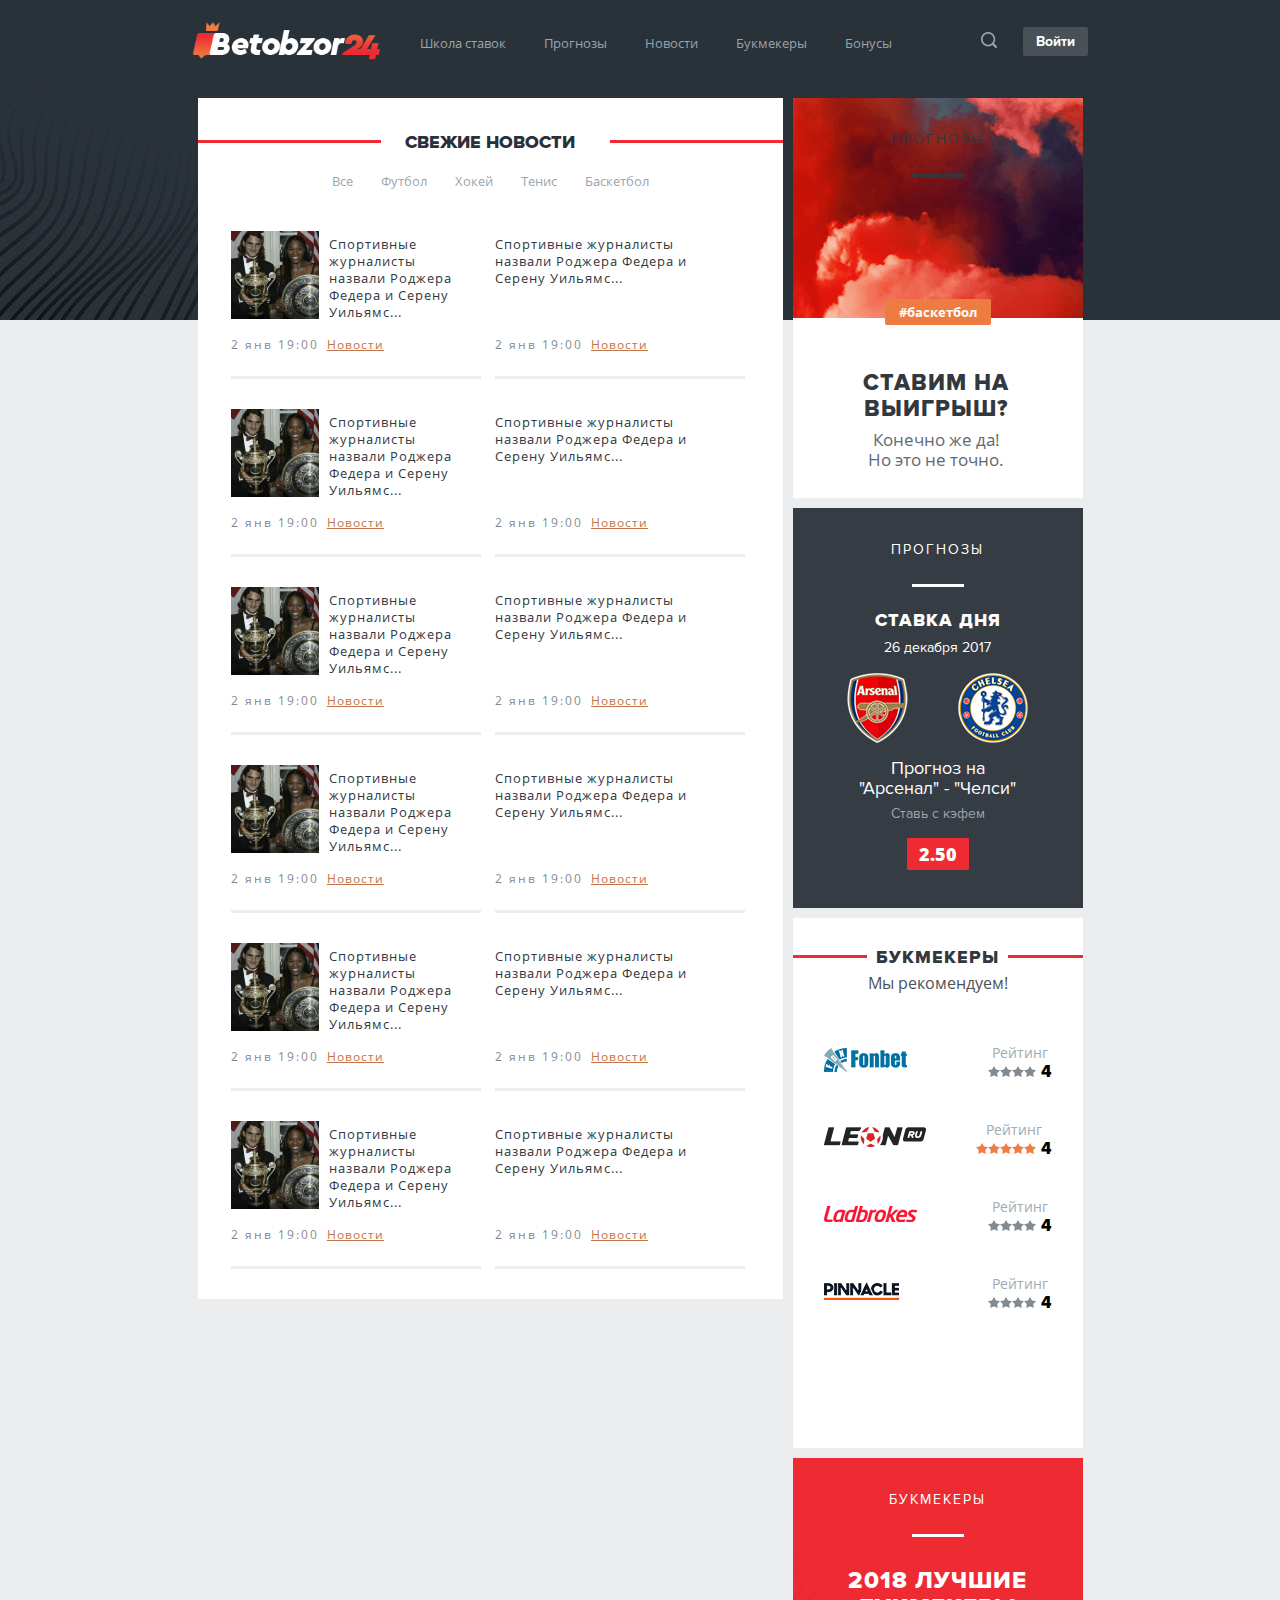
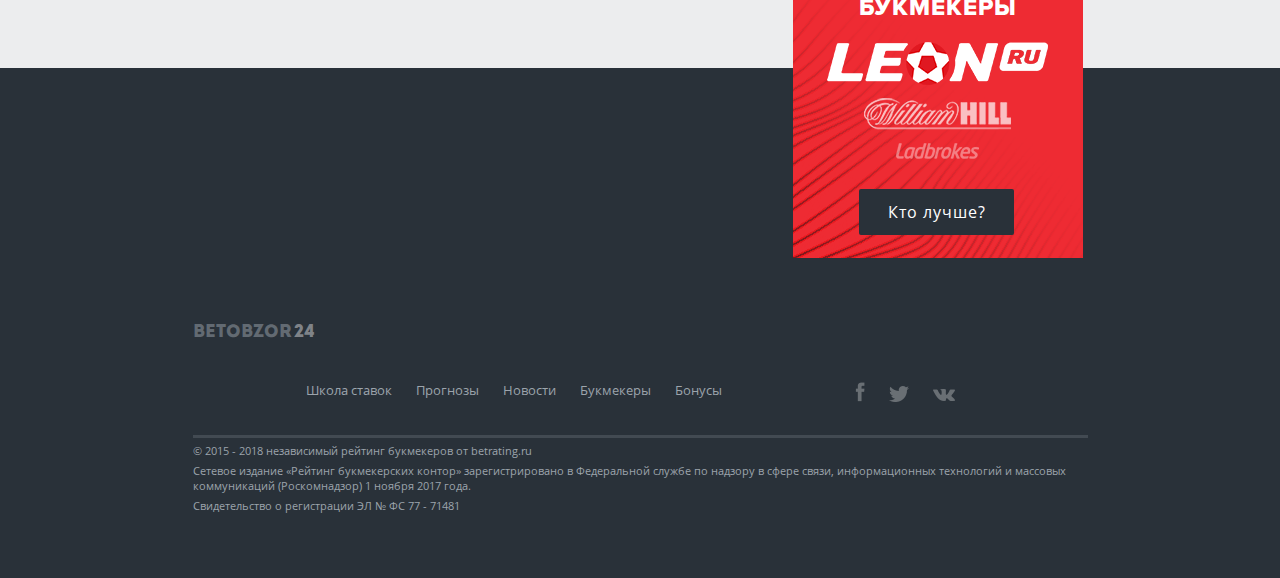
<file: news3.html>
<!DOCTYPE html>
<html>
<head>
	<meta charset="UTF-8">
	<meta name="viewport" content="width=device-width, initial-scale=1.0, maximum-scale=1.0, user-scalable=no">
	<title>Title</title>
	<link rel="stylesheet" href="assets/css/reset.css">
	<link rel="stylesheet" href="assets/css/main.css">
	<link rel="stylesheet" href="assets/css/components.css">
	<link rel="stylesheet" href="assets/css/components-bon.css">
	<link rel="stylesheet" href="assets/css/media.css">
	<link rel="stylesheet" href="assets/css/media-bon.css">
	<link rel="stylesheet" href="assets/css/fonts.css">
	<link rel="stylesheet" type="text/css" href="assets/js/slick/slick.css"/>
	<link rel="stylesheet" href="libs/owl-carousel/owl.carousel.css"/>
	<link rel="stylesheet" href="assets/css/mobile_swipe_css/owl.carousel.min.css" />
	<link rel="stylesheet" href="assets/css/mobile_swipe_css/owl.theme.default.css" />

	<link rel="stylesheet" type="text/css" href="assets/css/bootstrap.css" />
	<link rel="stylesheet" type="text/css" href="assets/css/menu.css" />


	<!--mobile swipe-->
	<!-- <link rel="stylesheet" href="assets/css/mobile_swipe_css/owl.carousel.min.css">
		<link rel="stylesheet" href="assets/css/mobile_swipe_css/owl.theme.default.min.css"> -->
		<link rel="stylesheet" href="assets/css/animate.css">
		<link rel="stylesheet" href="assets/css/magnific-popup.css">
	</head>
	<body>


		<div class="bonuses">
			<!-- шапка -->
			<header>
				<div class="content content-header">
					<div class="logo_nav">
						<div class="logo logo-header logo-0 logo_nav-mob-n">
							<img src="assets/img/cvg/logo.png" alt="logo">
						</div>
						<div class="logo logo-header logo-1 ">
							<!-- картинка логотип -->
							<img src="assets/img/cvg/logo-1.png" alt="logo">
						</div>
						<div class="nav nav-header nav-header-1">
							<ul>
								<li><a href="#">Школа ставок</a></li>
								<li><a href="#">Прогнозы</a></li>
								<li><a href="news.html">Новости</a></li>
								<li><a href="#">Букмекеры</a></li>
								<li><a href="bonuses.html">Бонусы</a></li>
							</ul>
						</div>
					</div>
					<div class="button button-header">
						<div class="search search-header search-header-mob-none ">
							<button><img src="assets/img/cvg/search.png" alt="search"></button>
						</div>
						<div class="welcome welcome-header welcome-0 welcome-header-mob-n" id="simple">
							<button> <a href="#text-popup_1" class="popup-content">Войти</a></button>
						</div>
						<div id="text-popup_1" class="white-popup mfp-hide">
							<div class="pop">

							</div>
						</div>
						<div class="welcome welcome-header welcome-1">
							<nav class="navbar navbar-default navbar-static-top" role="navigation">
								<div class="container">
									<div class="row">
										<div class="navbar-header">
											<div class="logo_nav">
												
												<div class="logo logo-header logo-0">
													<img src="assets/img/cvg/logo.png" alt="logo">
												</div>
												<div class="nav nav-header nav-header-1">
													<ul>
														<li><a href="#">Школа ставок</a></li>
														<li><a href="#">Прогнозы</a></li>
														<li><a href="news.html">Новости</a></li>
														<li><a href="#">Букмекеры</a></li>
														<li><a href="bonuses.html">Бонусы</a></li>
													</ul>
												</div>
											</div>
											<div class="welcome welcome-header welcome-0 " id="simple">
												<button> <a href="#text-popup_1" class="popup-content">Войти</a></button>
											</div>
											<div id="text-popup_1" class="white-popup mfp-hide">
												<div class="pop">

												</div>
											</div>
											<button type="button" class="navbar-toggle collapsed" data-toggle="collapse" data-target="#bs-example-navbar-collapse-1">
												<span class="icon-bar"></span>
												<span class="icon-bar"></span>
												<span class="icon-bar"></span>
											</button>
										</div>
										<div class="navbar-collapse collapse" id="bs-example-navbar-collapse-1" style="height: 1px;">
											<ul class="nav navbar-nav">
												<li id="button_register" class="">
													<a href="#">
														Школа ставок
													</a>
												</li>
												<li id="button_register" class="">
													<a href="#">
														Прогнозы
													</a>
												</li>
												<li id="button_register" class="">
													<a href="#">
														Новости
													</a>
												</li>
												<li id="button_register" class="">
													<a href="#">
														Букмекеры
													</a>
												</li>
												<li id="button_register" class="">
													<a href="#">
														Боонусы
													</a>
												</li>
												<li id="button_register button_register_search" class="collapse-1-search">
													<a href="#">
														Поиск
													</a>
													<img src="assets/img/cvg/search.png" alt="">
												</li>
											</ul>
										</div>
									</div>
								</div>
							</nav>
						</div>
					</div>
				</div>

			</header>


			<section>
				<div class="content content-section">
					<div class="content-left">
						<div class="content-block-left-order">
							<div class="content-block-left-0">
								<div class="content-block content-block-left-text  content-block-left-news-novosti margin-block">
									<div class="news news-novosti news-novosti-3 sec-4 news-novosti-sec-4-news sec-4-4">
										<!-- секция новости -->
										<span class="h1">свежие новости</span>
										<div class="prognozy-nav news-nav">
											<div class="nav nav-veb-news">
												<ul>
													<li><a href="#">Все</a></li>
													<li><a href="#">Футбол</a></li>
													<li><a href="#">Хокей</a></li>
													<li><a href="#">Тенис</a></li>
													<li><a href="#">Баскетбол</a></li>
												</ul>
											</div>
											<div class="nav nav-mob-news">

												<SELECT size=1>
													<OPTION selected value=1>Все</OPTION>
													<OPTION value=2> Футбол</OPTION>
													<OPTION value=3> Хокей</OPTION>
													<OPTION value=4>Тенис</OPTION>
													<OPTION value=5> Баскетбол</OPTION>
												</SELECT> 

											</div>
										</div>
										<div class="news-conteiner">
											<div class="news-conteiner-sec-4-4 w-100">
												<div class="img-text-news">
													<div class="news-conteiner-img">
														<img src="assets/img/Layercopy.png" alt="">
													</div>
													<div class="news-conteiner-text">
														<div class="h1">Росс Баркли стал игроком "Челси".</div>
														<p>Спортивные журналисты назвали Роджера Федера и Серену Уильямс...Спортивные журналисты назвали Роджера Федера и Серену Уильямс...</p>
													</div>
												</div>
												<div class="span-time-news">
													<span class="left">2 янв 19:00</span>
													<a href="#">Новости</a>
												</div>
											</div>
											<div class="news-conteiner-sec-4-4 w-100">
												<div class="img-text-news">
													<div class="news-conteiner-img">
														<img src="assets/img/Layercopy.png" alt="">
													</div>
													<div class="news-conteiner-text">
														<div class="h1">Росс Баркли стал игроком "Челси".</div>
														<p>Спортивные журналисты назвали Роджера Федера и Серену Уильямс...Спортивные журналисты назвали Роджера Федера и Серену Уильямс...</p>
													</div>
												</div>
												<div class="span-time-news">
													<span class="left">2 янв 19:00</span>
													<a href="#">Новости</a>
												</div>
											</div>
											<div class="news-conteiner-sec-4-4 w-100">
												<div class="img-text-news">
													<div class="news-conteiner-img">
														<img src="assets/img/Layercopy.png" alt="">
													</div>
													<div class="news-conteiner-text">
														<div class="h1">Росс Баркли стал игроком "Челси".</div>
														<p>Спортивные журналисты назвали Роджера Федера и Серену Уильямс...Спортивные журналисты назвали Роджера Федера и Серену Уильямс...</p>
													</div>
												</div>
												<div class="span-time-news">
													<span class="left">2 янв 19:00</span>
													<a href="#">Новости</a>
												</div>
											</div>
											<div class="news-conteiner-sec-4-4">
												<div class="img-text-news">
													<div class="news-conteiner-img">
														<img src="assets/img/Layercopy.png" alt="">
													</div>
													<div class="news-conteiner-text">
														<p>Спортивные журналисты назвали Роджера Федера и Серену Уильямс...</p>
													</div>
												</div>
												<div class="span-time-news">
													<span class="left">2 янв 19:00</span>
													<a href="#">Новости</a>
												</div>
											</div>
											<div class="news-conteiner-sec-4-4">
												<div class="img-text-news">
													<div class="news-conteiner-img">
													</div>
													<div class="news-conteiner-text">
														<p>Спортивные журналисты назвали Роджера Федера и Серену Уильямс...</p>
													</div>
												</div>
												<div class="span-time-news">
													<span class="left">2 янв 19:00</span>
													<a href="#">Новости</a>
												</div>
											</div>
											<div class="news-conteiner-sec-4-4">
												<div class="img-text-news">
													<div class="news-conteiner-img">
														<img src="assets/img/Layercopy.png" alt="">
													</div>
													<div class="news-conteiner-text">
														<p>Спортивные журналисты назвали Роджера Федера и Серену Уильямс...</p>
													</div>
												</div>
												<div class="span-time-news">
													<span class="left">2 янв 19:00</span>
													<a href="#">Новости</a>
												</div>
											</div>
											<div class="news-conteiner-sec-4-4">
												<div class="img-text-news">
													<div class="news-conteiner-img">
													</div>
													<div class="news-conteiner-text">
														<p>Спортивные журналисты назвали Роджера Федера и Серену Уильямс...</p>
													</div>
												</div>
												<div class="span-time-news">
													<span class="left">2 янв 19:00</span>
													<a href="#">Новости</a>
												</div>
											</div>
											<div class="news-conteiner-sec-4-4">
												<div class="img-text-news">
													<div class="news-conteiner-img">
														<img src="assets/img/Layercopy.png" alt="">
													</div>
													<div class="news-conteiner-text">
														<p>Спортивные журналисты назвали Роджера Федера и Серену Уильямс...</p>
													</div>
												</div>
												<div class="span-time-news">
													<span class="left">2 янв 19:00</span>
													<a href="#">Новости</a>
												</div>
											</div>
											<div class="news-conteiner-sec-4-4">
												<div class="img-text-news">
													<div class="news-conteiner-img">
													</div>
													<div class="news-conteiner-text">
														<p>Спортивные журналисты назвали Роджера Федера и Серену Уильямс...
														</p>
													</div>
												</div>
												<div class="span-time-news">
													<span class="left">2 янв 19:00</span>
													<a href="#">Новости</a>
												</div>
											</div>
											<div class="news-conteiner-sec-4-4 w-100">
												<div class="img-text-news">
													<div class="news-conteiner-img">
														<img src="assets/img/Layercopy.png" alt="">
													</div>
													<div class="news-conteiner-text">
														<div class="h1">Росс Баркли стал игроком "Челси".</div>
														<p>Спортивные журналисты назвали Роджера Федера и Серену Уильямс...Спортивные журналисты назвали Роджера Федера и Серену Уильямс...</p>
													</div>
												</div>
												<div class="span-time-news">
													<span class="left">2 янв 19:00</span>
													<a href="#">Новости</a>
												</div>
											</div>
											<div class="news-conteiner-sec-4-4">
												<div class="img-text-news">
													<div class="news-conteiner-img">
														<img src="assets/img/Layercopy.png" alt="">
													</div>
													<div class="news-conteiner-text">
														<p>Спортивные журналисты назвали Роджера Федера и Серену Уильямс...</p>
													</div>
												</div>
												<div class="span-time-news">
													<span class="left">2 янв 19:00</span>
													<a href="#">Новости</a>
												</div>
											</div>
											<div class="news-conteiner-sec-4-4">
												<div class="img-text-news">
													<div class="news-conteiner-img">
													</div>
													<div class="news-conteiner-text">
														<p>Спортивные журналисты назвали Роджера Федера и Серену Уильямс...</p>
													</div>
												</div>
												<div class="span-time-news">
													<span class="left">2 янв 19:00</span>
													<a href="#">Новости</a>
												</div>
											</div>
											<div class="news-conteiner-sec-4-4">
												<div class="img-text-news">
													<div class="news-conteiner-img">
														<img src="assets/img/Layercopy.png" alt="">
													</div>
													<div class="news-conteiner-text">
														<p>Спортивные журналисты назвали Роджера Федера и Серену Уильямс...</p>
													</div>
												</div>
												<div class="span-time-news">
													<span class="left">2 янв 19:00</span>
													<a href="#">Новости</a>
												</div>
											</div>
											<div class="news-conteiner-sec-4-4">
												<div class="img-text-news">
													<div class="news-conteiner-img">
													</div>
													<div class="news-conteiner-text">
														<p>Спортивные журналисты назвали Роджера Федера и Серену Уильямс...</p>
													</div>
												</div>
												<div class="span-time-news">
													<span class="left">2 янв 19:00</span>
													<a href="#">Новости</a>
												</div>
											</div>
											<div class="news-conteiner-sec-4-4">
												<div class="img-text-news">
													<div class="news-conteiner-img">
														<img src="assets/img/Layercopy.png" alt="">
													</div>
													<div class="news-conteiner-text">
														<p>Спортивные журналисты назвали Роджера Федера и Серену Уильямс...</p>
													</div>
												</div>
												<div class="span-time-news">
													<span class="left">2 янв 19:00</span>
													<a href="#">Новости</a>
												</div>
											</div>
											<div class="news-conteiner-sec-4-4">
												<div class="img-text-news">
													<div class="news-conteiner-img">
													</div>
													<div class="news-conteiner-text">
														<p>Спортивные журналисты назвали Роджера Федера и Серену Уильямс...
														</p>
													</div>
												</div>
												<div class="span-time-news">
													<span class="left">2 янв 19:00</span>
													<a href="#">Новости</a>
												</div>
											</div>
											<div class="news-conteiner-sec-4-4 w-100">
												<div class="img-text-news">
													<div class="news-conteiner-img">
														<img src="assets/img/Layercopy.png" alt="">
													</div>
													<div class="news-conteiner-text">
														<div class="h1">Росс Баркли стал игроком "Челси".</div>
														<p>Спортивные журналисты назвали Роджера Федера и Серену Уильямс...Спортивные журналисты назвали Роджера Федера и Серену Уильямс...</p>
													</div>
												</div>
												<div class="span-time-news">
													<span class="left">2 янв 19:00</span>
													<a href="#">Новости</a>
												</div>
											</div>
											

										</div>
									</div>
								</div>
							</div>
						</div>
						<div class="content-section-button content-section-button-news">
							<button>Показать еще</button>
						</div>
					</div>
					<div class="content-right">
						<div class="content-block-right-0 content-block-right-0-news">
							<div class="content-block content-block-1 bgi_SelectiveColor1 bgi_SelectiveColor1-news  margin-block">
								<div class="content-block-text">
									<div class="span-top">
										<span>Прогнозы</span>
									</div>
									<div class="span-center">
										<span>#баскетбол</span>
									</div>
									<div class="span-bottom">
										<span class="h1">
											Ставим на выигрыш?
										</span>
										<p>Конечно же да! <br>
										Но это не точно.</p>
									</div>
								</div>
							</div>
							<div class="content-block bgc_353C44 content-block-2  margin-block">
								<div class="content-block-text">
									<div class="span-top">
										<span>Прогнозы</span>
									</div>
									<div class="span-center">
										<span class="h1">Ставка дня</span>
										<p class="p-top">26 декабря 2017</p>
										<div class="img">
											<img src="assets/img/4us2nCgl6kgZc0t3hpW75Q_96x9copy.png" alt="">
											<img src="assets/img/fhBITrIlbQxhVB6IjxUO6Q_96xcopy.png" alt="">
										</div>
										<p>Прогноз на <br> "Арсенал" - "Челси"</p>
										<div class="p-smoll">
											Ставь с кэфем
										</div>
									</div>
									<div class="span-bottom">
										<span>2.50</span>
									</div>
								</div>
							</div>
							<div class="content-block Rectangle1copy334 content-block-3  margin-block">
								<div class="content-block-text content-block-text-w">
									<div class="h1-p-top">
										<h2>Букмекеры</h2>
										<p>Мы рекомендуем!</p>
									</div>
									<div class="img-spam-p">
										<div class="ul">
											<ul>
												<li>
													<img src="assets/img/fonbet.png" alt="">
												</li>
												<li>
													<p>Рейтинг</p>
													<img src="assets/img/Shape10.png" alt="">
													<span class="number">4</span>
												</li>
											</ul>
										</div>
									</div>
									<div class="img-spam-p">
										<div class="ul">
											<ul>
												<li>
													<img src="assets/img/Leon11.png" alt="">
												</li>
												<li>
													<p>Рейтинг</p>
													<img src="assets/img/Shape37.png" alt="">
													<span class="number">4</span>
												</li>
											</ul>
										</div>
									</div>
									<div class="img-spam-p">
										<div class="ul">
											<ul>
												<li>
													<img src="assets/img/ladbrokes-logocopy.png" alt="">
												</li>
												<li>
													<p>Рейтинг</p>
													<img src="assets/img/Shape10.png" alt="">
													<span class="number">4</span>
												</li>
											</ul>
										</div>
									</div>
									<div class="img-spam-p">
										<div class="ul">
											<ul>
												<li>
													<img src="assets/img/pinnacle-logo).png" alt="">
												</li>
												<li>
													<p>Рейтинг</p>
													<img src="assets/img/Shape10.png" alt="">
													<span class="number">4</span>
												</li>
											</ul>
										</div>
									</div>
									<div class="img-spam-p img-spam-p-none">
										<div class="ul">
											<ul>
												<li>
													<img src="assets/img/ladbrokes-logocopy.png" alt="">
												</li>
												<li>
													<p>Рейтинг</p>
													<img src="assets/img/Shape10.png" alt="">
													<span class="number">4</span>
												</li>
											</ul>
										</div>
									</div>
									<div class="img-spam-p img-spam-p-none">
										<div class="ul">
											<ul>
												<li>
													<img src="assets/img/pinnacle-logo).png" alt="">
												</li>
												<li>
													<p>Рейтинг</p>
													<img src="assets/img/Shape10.png" alt="">
													<span class="number">4</span>
												</li>
											</ul>
										</div>
									</div>
									<div class="img-spam-p img-spam-p-none">
										<div class="ul">
											<ul>
												<li>
													<img src="assets/img/pinnacle-logo).png" alt="">
												</li>
												<li>
													<p>Рейтинг</p>
													<img src="assets/img/Shape10.png" alt="">
													<span class="number">4</span>
												</li>
											</ul>
										</div>
									</div>
								</div>
							</div>
							<div class="content-block content-block-1 bgi_Layer82 margin-block">
								<div class="content-block-text">
									<div class="span-top">
										<span>Букмекеры</span>
									</div>
									<div class="span-center">
										<span class="h1"> 2018 лучшие букмекеры</span>
										<span>
											<img src="assets/img/leon_ru.png" alt="">
										</span>
										<span>
											<img src="assets/img/cvg/wh-logo-dark-3.png" alt="">
										</span>
										<span>
											<img src="assets/img/cvg/wh-3.png" alt="">
										</span>
									</div>
									<div class="span-bottom">
										<button>Кто лучше?</button>
									</div>
								</div>
							</div>
						</div>
					</div>
				</div>
			</section>


			<footer class="footer-news">
				<div class="content content-footer content-footer-0">
					<!-- логотип -->
					<div class="logo footer-logo">
						<span class="h1">Betobzor <span>24</span> </span>
					</div>
					<div class="nav nav-footer">
						<ul>
							<li><a href="#">Школа ставок</a></li>
							<li><a href="#">Прогнозы</a></li>
							<li><a href="#">Новости</a></li>
							<li><a href="#">Букмекеры</a></li>
							<li><a href="#">Бонусы</a></li>
						</ul>
						<ul>
							<!-- сылки на соц-сети -->
							<li><a href="#"><img src="assets/img/cvg/f.png" alt="alt"></a></li>
							<li><a href="#"><img src="assets/img/cvg/tv.png" alt="alt"></a></li>
							<li><a href="#"><img src="assets/img/cvg/vk.png" alt="alt"></a></li>
						</ul>
					</div>
					<div class="text text-footer">
						<p>© 2015 - 2018 независимый рейтинг букмекеров от betrating.ru</p>
						<p>Сетевое издание «Рейтинг букмекерских контор» зарегистрировано в Федеральной службе по надзору в сфере связи, информационных технологий и массовых коммуникаций (Роскомнадзор) 1 ноября 2017 года. </p>
						<p>Свидетельство о регистрации ЭЛ № ФС 77 - 71481 </p>
					</div>
				</div>
				<div class="content-decktop content-footer content-footer-1">

					<div class="footer-logo-ul">
						<!-- логотип -->
						<div class="logo footer-logo">
							<span class="h1">Betobzor <span>24</span> </span>
						</div>
						<ul>
							<!-- сылки на соц-сети -->
							<li><a href="#"><img src="assets/img/cvg/f.png" alt="alt"></a></li>
							<li><a href="#"><img src="assets/img/cvg/tv.png" alt="alt"></a></li>
							<li><a href="#"><img src="assets/img/cvg/vk.png" alt="alt"></a></li>
						</ul>
					</div>
					<div class="nav nav-footer">
						<ul>
							<li><a href="#">Школа ставок</a></li>
							<li><a href="#">Прогнозы</a></li>
							<li><a href="#">Новости</a></li>
							<li><a href="#">Букмекеры</a></li>
							<li><a href="#">Бонусы</a></li>
						</ul>
					</div>
					<div class="text text-footer">
						<p>© 2015 - 2018 независимый рейтинг букмекеров от betrating.ru</p>
						<p>Сетевое издание «Рейтинг букмекерских контор» зарегистрировано в Федеральной службе по надзору в сфере связи, информационных технологий и массовых коммуникаций (Роскомнадзор) 1 ноября 2017 года. </p>
						<p>Свидетельство о регистрации ЭЛ № ФС 77 - 71481 </p>
					</div>
				</div>

			</footer>
		</div>



	</body>
	<script src="libs/jquery.min.js"></script>
	<script src="assets/js/modal.js"></script>
	<script src="libs/owl-carousel/owl.carousel.min.js"></script>
	<script type="text/javascript" src="http://ajax.googleapis.com/ajax/libs/jquery/2.1.1/jquery.min.js"></script>	
	<script type="text/javascript" src="libs/bootstrap.min.js"></script>

	<!--mobile swipe-->

<!-- <script src="assets/js/owl.carousel.min.js"></script>
	<script src="assets/js/owl.carousel.js"></script> -->
	<script src="assets/js/mobile-swipe.js"></script>
	<script src="assets/js/common.js"></script>
	<script src="assets/js/jquery.magnific-popup.min.js"></script>

	</html>
</file>
<file: assets/css/main.css>
body{
    background-color: #ECEDEE;
}
header{
    background-image: url(../img/backgrounds/backgrounds1.png);
    display: -webkit-flex;
    display: -moz-flex;
    display: -ms-flex;
    display: -o-flex;
    display: flex;
    flex-direction: column;
    align-items: center;
width: 100%;
}
button{
    cursor: pointer;
}
footer{
    display: -webkit-flex;
    display: -moz-flex;
    display: -ms-flex;
    display: -o-flex;
    display: flex;
    flex-direction: column;
    align-items: center;
    background-color: #293139;
    height: 500px;
    position: relative;

}
section {
    display: flex;
align-items: center;
flex-wrap: wrap;
flex-direction: column;
}
p {
    line-height: 20px;
}
</file>
<file: assets/css/components.css>
.content-header{
    display: -webkit-flex;
    display: -moz-flex;
    display: -ms-flex;
    display: -o-flex;
    display: flex;
    justify-content: space-between;
    align-items: center;
    width: 100%;
    margin: 20px 0px;
}
.bonuses {
    background-image: url(../img/backgrounds/backgrounds1.png);
    height: 320px;
}
.auth_buttons{
    background-image: url(../img/Rectang3.png);
}
section .content-section-2-1{
    display: none;
}
section .content-section-2-2{
    display: none;
}
section .content-footer-1{
    display: none;
}
section .content-section-4-1{
    display: none;
}
section .content-section-4-2{
    display: none;
}
.content-decktop.content-footer.content-footer-1{
    display: none;
}
.logo-1{
    display: none;
}
.welcome-1{
    display: none;
}
.logo.logo-header.logo-0 {
    width: 25%;
}
.logo-header img {
    width: 100%;
}
.logo_nav {
    display: flex;
    align-items: center;
}
.nav ul li{
    display: inline-block;
    padding: 0 20px;
    transition: all .5s;
}
.nav-match-matches-2 .nav ul li a{
    transition: all .5s;
}
.nav-match-matches-2 .nav ul li{
    padding: 4px 15px;
    transition: all .5s;
}
.nav-match-matches-2 .nav ul li:hover,
.nav-match-matches-2 .nav ul li:hover a{
    background-color: #D8DADB;
    color: #000;
    border-radius: 2px;
}
.nav-header ul li{
    padding: 0 17px;
    border-bottom: 2px solid transparent;
    padding-bottom: 4px;
}
.nav-header ul li a{
    border-bottom: 2px solid transparent;
    padding-bottom: 4px;
    transition: all .5s;
}
.nav-header ul li:hover a{
    border-bottom: 2px solid #EE2B33;
}
.nav-footer ul li a{
    border-bottom: 2px solid transparent;
    padding-bottom: 4px;
    transition: all .5s;
}
.nav-footer ul li:hover a{
    border-bottom: 2px solid #EE2B33;
}
.nav-footer ul li{
    padding: 0 20px 0 0;
}
.nav ul li a,
select {
    color: #9ca4ac;
    text-decoration: none;
    font-family: "OpenSansRegular" ;
    font-size: 13px;
}
.nav-header {
    margin: 10px 0px 0 20px;
}
.button-header {
    display: flex;
    align-items: center;
}
.search-header button {
    background: none;
    border: none;
}
.welcome-header button {
    border: none;
    background-color: #495057;
    color: #ffffff;
    font-family: "ProximaNova-Bold" ;
    padding: 6px 13px;
    border-radius: 2px;
    margin-left: 20px;
    font-size: 14px;
}
.welcome-header button a{
    color: #fff;
    text-decoration: none;
}
.pop {
    width: 315px;
    height: 400px;
    background-color: #fff;
    margin-top: 240px;
}
.mfp-close {
    width: 25px;
    height: 35px;
    line-height: 44px;
    position: absolute;
    right: 7px;
    top: 310px;
    text-decoration: none;
    text-align: center;
    opacity: 1;
    filter: alpha(opacity=65);
    padding: 0 0 18px 10px;
    color: #FFF;
    font-style: normal;
    font-size: 43px;
    font-family: Arial, Baskerville, monospace;
}
button.mfp-close, 
button.mfp-arrow {
    overflow: visible;
    cursor: pointer;
    background: transparent;
    border: 0;
    -webkit-appearance: none;
    display: block;
    outline: none;
    padding: 0;
    z-index: 1290;
    -webkit-box-shadow: none;
    box-shadow: none;
}
.mfp-close-btn-in .mfp-close {
    color: #000;
}
.content-footer {
    position: absolute;
    bottom: 60px;
}
.nav-footer{
    display: -webkit-flex;
    display: -moz-flex;
    display: -ms-flex;
    display: -o-flex;
    display: flex;
    justify-content: space-between;
    margin: 40px 0 30px;
    padding-bottom: 30px;
    border-bottom: 3px solid #424A52;
}
.footer-logo .h1{
 font-family: "intro" ;
 font-size: 18px;
 color: #626A72;
}
.footer-logo .h1 span{
    color: #7F8388;
    margin-left: -3px;
}
.text-footer p{
    font-size: 11px;
    font-family: "OpenSansRegular" ;
    margin: 5px 0;
    color: #9ca4ac;
    line-height: 15px;
}
.content{
    max-width: 1200px;
    width: 100%;
    z-index: 1;
}
.content-section {
    top: 96px;
    margin: 10px 0 5px;
    z-index: 1;
}
.content-section {
    display: flex;
    justify-content: space-between;
}
.carousel{

}
.owl-dots {
    position: absolute;
    bottom: 45px;
    left: 113px;
}
.owl-carousel.owl-theme .text {
    position: absolute;
    bottom: 30px;
    right: 48px;
    width: 23%;
    display: flex;
    flex-direction: column;
}
.owl-carousel.owl-theme .text span{
    font-size: 12px;
    font-family: "ProximaNova-Regular" ;
    color: #828a91;
    padding-bottom: 20px;
    margin-bottom: 30px;
    background-image: url(../img/cvg/liniy.png);
    background-repeat: no-repeat;
    background-position-y: bottom;
    background-position-x: center;
    letter-spacing: 3px;
}
.owl-carousel.owl-theme .text .h1{
    font-family: "ProximaNova-Extrabld" ;
    font-size: 25px;
    color: #32383E;
    margin-bottom: 18px;
    letter-spacing: 3px;
    background-image: none;
    text-transform: uppercase;
}
.owl-carousel.owl-theme .text p{
    font-family: "OpenSansRegular" ;
    font-size: 14px;
    color: #32383e;
    line-height: 18px;
    letter-spacing: 1px;
}
.owl-pagination {
    display: flex;
    position: absolute;
    bottom: 60px;
    left: 110px;
}

.bookmaker-section{
    background-image: url(../img/backgrounds/Layer82.png);
    width: 290px;
    height: 401px;
    margin-top: 29px;
}
.forecasts-section{
    background-color: #353C44;
    width: 290px;
    height: 401px;
    margin-top: 29px;
}

.rek-ma{
    background-color: #d8dadb;
}
.rek-ma-blok {
    height: 115px;
}
.rek-ma-blok-cont {
    display: flex;
    justify-content: center;
    align-items: center;
}
.rek-ma .h2 {
    font-family: "OpenSansRegular";
    font-size: 13px;
    color: #32383e;
    text-transform: uppercase;
}
.content.content-section-1 {
    margin: 5px 0;
}

.content-section-2 {
    display: flex;
    justify-content: space-between;
    flex-wrap: wrap;
    margin: 5px 0;
}
.c-2 {
    display: flex;
    justify-content: space-between;
    height: 430px;
}
.c-2-1-mar{
    margin-top: 10px;
}
.c-2-2-mar{
    margin-bottom: 10px;
}
.c-2-1,
.c-2-2{
    background-color: #fff;
    width: 49%;
}
.sec-2{
    width: 595px;
}
.prognozy-schet {
    background-color: #fff;
    background-image: url(../img/gg20.png);
    background-position-y: 44px;
    -webkit-background-size: contain;
    background-size: unset;
    background-repeat: repeat-x;
}

.c-1{
    background-color: #343C44;
    height: 391px;
}
.owl-carousel.owl-drag .owl-item {
    margin-right: -30px !important;
    min-width: 600px !important;
}


.carus {
    width: 50%;
}
.car-sel-1{
    display: none !important;
}

.center-red{
    background-image: url(../img/backgrounds/center-red.png);
    width: 100%;
    height: 445px;
    margin: -120px 0;
    z-index: -1;
}
.content-section-3 {
    margin: -200px 0 -33px;
    height: 220px;
    display: flex;
    justify-content: center;
    align-items: center;
    flex-direction: column;
    text-align: center;
}
.content-section-3 .h1{
    font-family: "ProximaNova-Extrabld" ;
    color: #fff;
    font-size: 35px;
    background-image: none;
}
.content-section-3 ul li {
    padding: 15px;
    width: 20px;
    background-color: #fff;
    border-radius: 50px;
    height: 20px;
    margin: 12px 6px;
    box-shadow: 2px 3px rgba(74, 74, 74, .4);
    justify-content: center;
    display: flex;
    align-items: center;
}

.content-section-3 ul {
    display: flex;
    margin-top: 10px;
}
.sec-4{
    height: 775px;
    width: 595px;
    margin: 5px 0;
}
.sec-4-cont {
    display: flex;
    justify-content: space-between;
}


.sec-4-4{
    background-color: #fff;
}



.content-section-4 {
    margin-bottom: -180px;
    z-index: 1;
}








/*decktop-versiya*/

.decktop-versiya{
    display: none;
}


/*mob-versiya*/
.mob-versiya{
    display: none;
}






/*детали*/
.bookmaker-section,
.forecasts-section{
    display: flex;
    flex-direction: column;
    -ms-align-items: center;
    align-items: center;
}
.book-span-cont .h1{
    font-family: "ProximaNova-Extrabld" ;
    font-size: 25px;
    color: #fff;
    letter-spacing: 2px;
    text-align: center;
    margin: 0 0 30px;
    text-transform: uppercase;
    line-height: 29px;
    background-image: none;
}
.forecasts-section .h1 {
    margin-bottom: 0px;
}
.forecasts-section p{
    font-size: 14px;
    font-family: "OpenSansRegular" ;
    color: #fff;
    margin: 10px 0;
}
.book-span-cont .h3{
    font-family: "ProximaNova-Regular" ;
    font-size: 12px;
    color: #fff;
    padding-bottom: 20px;
    margin-bottom: 18px;
    background-image: url(../img/cvg/Rectangle15.png);
    background-repeat: no-repeat;
    background-position-y: bottom;
    letter-spacing: 3px;
    background-position-x: center;
    margin-top: 35px;
    text-transform: uppercase;
}
.book-span-cont .span1 {
    margin: 6px 0 33px;
}
.span4{
    font-size: 14px;
    font-family: "OpenSansRegular" ;
    color: #9ca4ac;

}
.content-block.bgc_353C44 .span-center .img img {
    padding: 0 25px;
}
.forecasts-section .prog-p{
    font-size: 18px;
    font-family: "OpenSansRegular" ;
    color: #fff;
    text-align: center;
    line-height: 26px;
}
.forecasts-section .prog-p span{
    text-transform: uppercase;
}
.book-span-cont button{
    font-size: 17px;
    font-family: "ProximaNova-Bold" ;
    color: #fff;
    padding: 15px 20px;
    background-color: #293139;
    border: none;
    border-radius: 2px;
    margin-top: 10px;
}
.forecasts-section .button-bookmaker button{
    background-color: #EE2B33;
    font-family: "OpenSans-Extrabold" ;
    font-size: 20px;
    padding: 12px 20px;
}
.forecasts-section button{
    padding: 12px 20px;
    margin-top: 14px;
}
.forecasts-section .span1{
    margin: 0;
}
.sran-cont {
    width: 100%;
    display: flex;
    justify-content: space-around;
}




.prognozy-schet {
    padding: 35px 0px;
    display: flex;
    flex-direction: column;
    align-items: center;
}
.prognozy-schet .h1{
    font-family: "ProximaNova-Extrabld" ;
    font-size: 18px;
    color: #2a3138;
    text-transform: uppercase;
    padding: 2px 20px;
    background: #fff;
}
.prognozy-nav {
    margin: 18px;
}
.prognozy-nav .nav li {
    padding: 4px 12px;
    transition: all .5s;
}
.prognozy-nav .nav li a{
    transition: all .5s;
}
.prognozy-nav .nav li:hover,
.prognozy-nav .nav li:hover a{
    background-color: #D8DADB;
    color: #000;
    border-radius: 2px;


}
.prognozy-section {
    display: flex;
    justify-content: space-between;
    width: 90%;
    align-items: center;
}
.div-prognozy{
    display: -webkit-flex;
    display: -moz-flex;
    display: -ms-flex;
    display: -o-flex;
    display: flex;
    align-items: center;
}
.div-prognozy.div-right {
    align-items: start;
}
.div-right img {
    height: 100%;
}
.div-prognozy.div-right .div-prognozy-span{
    text-align: center;
}
.div-prognozy-span{
    margin: 0px 21px;
}
.div-prognozy-forecast.div-center .span-1,
.div-prognozy-span p{
    font-family: "OpenSansRegular" ;
    font-size: 12px;
    color: #828a91;
}
.div-prognozy-span .span-2 {
    color: #32383e;
    font-family: "OpenSans-Bold" ;
    font-size: 13px;
}
.div-prognozy.div-center .h2{
    font-family: "OpenSansRegular" ;
    font-size: 15px;
    color: #32383e;
}
.div-prognozy-span .span-1 .h2{
    font-family: "OpenSans-Extrabold";
    color: #fff;
    font-size: 15px;
    padding: 1px 10px;
    background-color: #F67D49;
    border-radius: 2px;
}
.razdel {
    width: 90%;
    height: 3px;
    margin: 17px 0px;
    background-color: #EDEDED;
}

.ugaday-schet{
    text-align: center;
}
.ugaday-schet .c-1 {
    padding: 35px 0px;
    height: 400px;
    width: 100%;
    display: flex;
    flex-direction: column;
    align-items: center;
    background-image: url(../img/gg20.png);
    background-repeat: repeat-x;
    background-position-y: 43px;
    background-size: unset;
}
.ugaday-schet .c-1 .c-1-span {
    width: 75%;
}
.ugaday-schet .c-1-span p{
    font-family: "OpenSansRegular" ;
    color: #9ca4ac;
    font-size: 14px;
    margin-bottom: 33px;
    letter-spacing: 2px;
}
.ugaday-schet .c-1-span span{
    font-family: "OpenSans-Bold" ;
    font-size: 18px;
    color: #f67d49;
    margin: 0 3px;
}
.cont-1-2-3-div {
    display: flex;
    justify-content: center;
    align-items: center;
    width: 75%;
}
.ugaday-schet .c-1 .h1{
    font-family: "ProximaNova-Extrabld" ;
    font-size: 18px;
    color: #fff;
    text-transform: uppercase;
    margin-bottom: 19px;
    letter-spacing: 2px;
    background-image: none;
    padding: 0 20px;
    background: #343C44;
}
.cont-1-div .h2,
.cont-3-div .h2{
    font-family: "ProximaNova-Extrabld" ;
    font-size: 18px;
    color: #fff;
    margin: 10px 0;
    letter-spacing: 2px;
}
.cont-3-div {
    display: flex;
    flex-direction: column;
    align-items: center;
    min-width: 83px;
}
.cont-1-div {
    display: flex;
    flex-direction: column;
    align-items: center;
}
.cont-2-div .data .time,
.cont-2-div .data .month{
    font-family: "OpenSans-Extrabold" ;
    font-size: 18px;
}
.cont-2-div .data .time{
    color: #fff;
}
.cont-2-div .data .month{
    color: #979ca2;
}
.data {
    display: flex;
    flex-direction: column;
}
.div-span-cont{
    display: -webkit-flex;
    display: -moz-flex;
    display: -ms-flex;
    display: -o-flex;
    display: flex;
}
.cont-2-div {
    margin: 0 10px;
}
.span-cont-1 {
    margin: 20px 17px 0;
    display: flex;
    flex-direction: column;
}
.div-span-cont .span-top,
.div-span-cont .span-bottom{
    font-family: "OpenSans-Extrabold" ;
    font-size: 18px;
}
.div-span-cont .span-top{
    color: #fff;
}
.div-span-cont .span-bottom{
    color: #979ca2;
}
.ugaday-schet-button-but{
 display: -webkit-flex;
 display: -moz-flex;
 display: -ms-flex;
 display: -o-flex;
 display: flex;
 position: relative;
 width: 100%;
 justify-content: space-between;
 background-image: url(../img/Rectangle332.png);
 background-repeat: no-repeat;
 background-position-x: center;
 background-position-y: 60px;
}
.ugaday-schet-button-l-r {

}
.ugaday-schet-button {
    margin: 55px 0;
}
.ugaday-schet-button-l-r .left {
    left: 104px;
    position: absolute;
    top: 27px;
    height: 35px;
    width: 70px;
    background: transparent;
    border: 2px solid #7B8085;
}
.ugaday-schet-button-l-r .right{
    right: 104px;
    position: absolute;
    top: 27px;
    height: 35px;
    width: 70px;
    background: transparent;
    border: 2px solid #7B8085;
}
.ugaday-schet-button button{
    background-color: #EE2B33;
    border: none;
    border-radius: 2px;
    font-size: 17px;
    font-family: "ProximaNova-Bold" ;
    padding: 15px 25px;
    color: #fff;
    letter-spacing: 2px;
}
.ugaday-schet .c-2-1-mar .c-2-1 {
    background-image: url(../img/backgrounds/Selective1.png);
    background-repeat: no-repeat;
    background-position: top;
    background-size: contain;
    position: relative;
    padding: 35px 0px 0px;
}
.ugaday-schet .c-2-1-mar .c-2-1 span{
    font-family: "ProximaNova-Regular" ;
    font-size: 12px;
    color: #32383e;
    text-transform: uppercase;
}
.ugaday-schet .c-2-1-mar .c-2-1 .text{
    position: absolute;
    bottom: 40px;
    padding: 0px 50px;
}
.ugaday-schet .c-2-1-mar .c-2-2 {
    display: flex;
    flex-direction: column;
    padding: 35px 0px 0px;
    background-image: url(../img/gg20.png);
    background-repeat: repeat-x;
    background-position-y: 43px;
    background-size: unset;
}
.ugaday-schet .c-2-1-text.text .h1{
    font-family: "ProximaNova-Extrabld" ;
    font-size: 25px;
    color: #32383e;
    text-transform: uppercase;
    background-image: none;
}
.ugaday-schet .c-2-1-text p{
    font-family: "OpenSansRegular" ;
    font-size: 14px;
    color: #32383e;
    margin-top: 7px;
}
.cont-1-2-3-div img {
    margin-bottom: 7px;
}
.ugaday-schet .c-2-2-text {
    margin: 8px 0;
}
.ugaday-schet .div-c-2-2-text-1 {
    display: flex;
    justify-content: space-between;
    padding: 15px;
    align-items: center;
    margin: 10px 12px;
    border-radius: 1px;
    transition: all 0.5s;
}
.ugaday-schet .div-c-2-2-text-1:hover{
    background-color: #FAD7C6;
}
.ugaday-schet .div-c-2-2-text-1  .rating p{
    font-family: "OpenSansRegular" ;
    font-size: 13px;
    color: #828a91;
}
.ugaday-schet .c-2-2 .h2{
    font-family: "OpenSansRegular" ;
    font-size: 13px;
    color: #32383e;
    letter-spacing: 2px;
}
.ugaday-schet .c-2-2 .bukmek{
    font-family: "ProximaNova-Extrabld" ;
    font-size: 18px;
    color: #2a3138;
    letter-spacing: 2px;
    text-transform: uppercase;
    margin: 0 66px 7px;
    background: #fff;
}
.ugaday-schet .star {
    font-family: "OpenSans-Extrabold" ;
    font-size: 15px;
    color: #2a3138;
}
.news-novosti {
    padding: 35px 0px 0px;
    display: flex;
    flex-direction: column;
    align-items: center;
}
.news-conteiner-img img {
    margin-right: 10px;
}
.news-conteiner {
    width: 91%;
    display: flex;
    flex-wrap: wrap;
}
.news-novosti .h1{
    font-family: "ProximaNova-Extrabld" ;
    font-size: 18px;
    color: #2a3138;
    text-transform: uppercase;
    padding: 0 20px;
    background: #fff;
}
.news-conteiner-sec-4-4 {
    display: flex;
    width: 47%;
    margin: 10px 7px;
    border-bottom: 3px solid #EDEDED;
    padding: 10px 0;
    flex-direction: column;
    position: relative;
}
.img-text-news {
    display: flex;
    margin-bottom: 40px;
}
.news-conteiner-text p{
    font-family: "OpenSansRegular" ;
    font-size: 13px;
    color: #32383e;
    letter-spacing: 1px
}
.span-time-news {
    position: absolute;
    bottom: 24px;
}
.span-time-news .left{
    font-family: "OpenSansRegular" ;
    font-size: 12px;
    color: #828a91;
    letter-spacing: 2px
}
.span-time-news a{
    font-family: "OpenSansRegular" ;
    font-size: 12px;
    color: #c37444;
    letter-spacing: 1px;
    margin-left: 4px;
    transition: all 0.5s;
}
.span-time-news a:hover{
    text-decoration: none;
    transition: all 0.5s;
}
.owl-carousel .owl-stage{
    padding: 0 !important;
}
.owl-carousel.owl-drag .owl-item{
    width: auto !important;
}

.stavki.rates-stavki.sec-4 .c-1{
    background-color: transparent;
}
.news.news-novosti.sec-4.sec-4-4 {
    margin-top: 25px;
    background-image: url(../img/gg20.png);
    background-repeat: repeat-x;
    background-position-y: 43px;
    -webkit-background-size: contain;
    background-size: unset;
}
.sec-4.sec-4-4{
    background-position-y: 43px;
    background-image: url(../img/gg20.png);
    -webkit-background-size: contain;
    background-size: unset;
    background-repeat: repeat-x;
}
.stavki.rates-stavki.sec-4 .c-1{
    position: relative;
}
.stavki.rates-stavki.sec-4 .c-1 .back {
    height: 100%;
    width: 100%;
}
.stavki.rates-stavki.sec-4 .c-1 .cont-position-ab {
    position: absolute;
    top: 55px;
    left: 25px;
    display: flex;
    flex-direction: column;
    align-items: start;
    width: 26%;
}
.c-1 .cont-position-ab .span-top{
    font-family: "ProximaNova-Regular" ;
    font-size: 12px;
    color: #828a91;
    text-transform: uppercase;
}
.c-1 .cont-position-ab img{
    margin: 20px 0px 30px;
}
.c-1 .cont-position-ab  .h1{
    font-family: "ProximaNova-Extrabld" ;
    font-size: 25px;
    color: #32383e;
    text-transform: uppercase;
    letter-spacing: 1px;
    margin-bottom: 20px;
    text-transform: uppercase;
}
.c-1 .cont-position-ab p{
    font-family: "OpenSansRegular" ;
    font-size: 14px;
    color: #32383e;
    letter-spacing: 1px;
}
.stavki.rates-stavki.sec-4 .bott{
 margin: 75px 0px 0px;
}
.bott {
    font-family: "ProximaNova-Bold";
    font-size: 12px;
    color: #fff;
    padding: 5px 10px;
    background-color: #EE7C42;
    margin-top: 90px;
    border-radius: 2px;
}
.rates-stavki .c-2-1-mar .c-2-2 {
    background-image: url(../img/SelectiveColor1.png);
    display: flex;
    flex-direction: column;
    align-items: center;
    background-repeat: no-repeat;
    background-size: 100%;
}
.rates-stavki .c-2-1-mar .c-2-2 span{
    font-family: "ProximaNova-Regular";
    font-size: 12px;
    color: #fff;
    letter-spacing: 3px;
    margin-top: 35px;
    text-transform: uppercase;
}
.rates-stavki .c-2-1-mar .c-2-2 .img-top{
    margin: 20px 0px;
}
.rates-stavki .c-2-1-mar .c-2-2 .img-center {
    margin: 3px;
}
.rates-stavki .c-2-1-mar .c-2-2  .bott {
    margin: 3px;
}
.rates-stavki .c-2-1-mar .c-2-2 .h1{
    font-family: "ProximaNova-Extrabld" ;
    font-size: 25px;
    color: #32383e;
    text-transform: uppercase;
    letter-spacing: 1px;
}
.rates-stavki .c-2-1-mar .c-2-2 .h1-p{
    width: 53%;
    text-align: center;
    margin-top: 40px;
}
.rates-stavki .c-2-1-mar .c-2-2 p{
    font-family: "OpenSansRegular" ;
    font-size: 14px;
    color: #32383e;
    letter-spacing: 1px;
    margin-top: 10px;
}
.rek-ma.c-2-1 {
    background-color: #d8dadb;
}
.rates-schet.sec-4 .c-2-1{
    display: flex;
    flex-direction: column;
    -ms-align-items: center;
    align-items: center;
    background-image: url(../img/backgrounds/Layer82.png);
    background-repeat: no-repeat;
    -webkit-background-size: cover;
    background-size: cover;
}
.rates-schet.sec-4 .c-2-1 .h1{
    font-family: "ProximaNova-Extrabld" ;
    font-size: 25px;
    color: #fff;
    letter-spacing: 2px;
    text-align: center;
    text-transform: uppercase;
    width: 78%;
    margin-bottom: 16px;
    line-height: 27px;
}
.rates-schet.sec-4 .c-2-1 .h3{
    font-family: "ProximaNova-Regular" ;
    font-size: 12px;
    color: #fff;
    padding-bottom: 20px;
    margin-bottom: 18px;
    background-image: url(../img/cvg/Rectangle15.png);
    background-repeat: no-repeat;
    background-position-y: bottom;
    letter-spacing: 3px;
    background-position-x: center;
    margin-top: 35px;
    text-transform: uppercase;
}
.rates-schet.sec-4 .c-2-1  .span1 {
    margin: 6px 0 33px;
}
.rates-schet.sec-4 .c-2-1  .span4{
    font-size: 14px;
    font-family: "OpenSansRegular" ;
    color: #fff;
    margin: 7px 0 20px;
}

.rates-schet.sec-4 .c-2-1 .prog-p{
    font-size: 18px;
    font-family: "OpenSansRegular" ;
    color: #fff;
    margin-bottom: 0px;
    text-align: center;
    line-height: 25px;
    letter-spacing: 1px;
}
.rates-schet.sec-4 .c-2-1  .prog-p span{
    text-transform: uppercase;
}
.rates-schet.sec-4 .c-2-1  button{
    font-family: "OpenSans-Extrabold";
    font-size: 20px;
    padding: 5px 20px;
    color: #fff;
    background-color: #293139;
    border: none;
    border-radius: 2px;
    margin-top: 4px;
}
.rates-schet.sec-4 .c-2-1  .span1{
    margin: 0;
}
.rates-schet.sec-4 .c-2-1  .sran-cont {
    width: 100%;
    display: flex;
    justify-content: space-around;
    margin-bottom: 6px;
}

.rates-schet.sec-4 .c-2-2{
    display: flex;
    flex-direction: column;
    -ms-align-items: center;
    align-items: center;
    background-image: url(../img/Selective.png);
    background-repeat: no-repeat;
    -webkit-background-size: inherit;
    background-size: inherit;
    background-position-y: bottom;
    background-position-x: right;
}
.rates-schet.sec-4 .c-2-2 .h1{
    font-family: "ProximaNova-Extrabld" ;
    font-size: 25px;
    color: #32383e;
    letter-spacing: 2px;
    text-align: center;
    text-transform: uppercase;
    width: 78%;
    margin-bottom: 10px;
}
.rates-schet.sec-4 .c-2-2 .h3{
    font-family: "ProximaNova-Regular" ;
    font-size: 12px;
    color: #828a91;
    padding-bottom: 20px;
    margin-bottom: 18px;
    background-image: url(../img/cvg/liniy.png);
    background-repeat: no-repeat;
    background-position-y: bottom;
    letter-spacing: 3px;
    background-position-x: center;
    margin-top: 35px;
    text-transform: uppercase;
}
.rates-schet.sec-4 .c-2-2 p{
    font-size: 14px;
    font-family: "OpenSansRegular" ;
    color: #32383e;
    margin-top: 10px;
    text-align: center;
    width: 78%;
}

.stavki.rates-schet.sec-4 .c-1{
    position: relative;
}
.stavki.rates-schet.sec-4 .c-1 .cont-position-ab {
    position: absolute;
    top: 55px;
    right: 25px;
    display: flex;
    flex-direction: column;
    align-items: start;
    width: 26%;
}
.c-1 .cont-position-ab .span-top{
    font-family: "ProximaNova-Regular" ;
    font-size: 12px;
    color: #828a91;
    text-transform: uppercase;
}
.c-1 .cont-position-ab img{
    margin: 20px 0px 30px;
}
.c-1 .cont-position-ab .h1{
    font-family: "ProximaNova-Extrabld" ;
    font-size: 25px;
    color: #32383e;
    text-transform: uppercase;
    letter-spacing: 1px;
}
.c-1 .cont-position-ab p{
    font-family: "OpenSansRegular" ;
    font-size: 14px;
    color: #32383e;
    letter-spacing: 1px;
}
.c-1 .cont-position-ab .bott {
    margin-bottom: 75px;
    margin-top: 0;
}
.stavki.rates-schet.sec-4 .back {
    width: 100%;
    height: 100%;
}


.matches.match-matches.sec-4.sec-4-4 {
    display: flex;
    justify-content: center;
}
.match-matches-section-1 {
    display: flex;
    flex-direction: column;
}
.sec-match-matches-cont {
    display: flex;
    flex-direction: column;
    align-items: center;
    width: 90%;
    padding: 35px 0;
}
.nav-match-matches {
    display: flex;
    justify-content: space-between;
    width: 100%;
    margin: 30px 0;
}
.nav-match-matches .nav {
    display: flex;
}
.match-matches-section {
    display: flex;
    justify-content: space-between;
    width: 100%;
    align-items: baseline;
    margin: 13px 0px;
    border-bottom: 2px solid #EDEDED;
    padding: 10px 0 45px;
}
.match-matches-section .h2{
    font-family: "OpenSansRegular" ;
    font-size: 14px;
    color: #32383e;
}
.match-matches-section .h3{
    font-family: "OpenSansRegular" ;
    font-size: 12px;
    color: #828a91;
    margin-bottom: 4px;
}
.match-matches-section-2-1 ul {
    display: inline-flex;
}
.match-matches-section img {
    width: 42%;
}
.match-matches-section-3 {
    display: flex;
    flex-direction: column;
    align-items: end;
}
.match-matches-section-2-1 ul li {
    display: flex;
    align-items: center;
    justify-content: center;
}
.match-matches-section-1 span,
.match-matches-section-2 .span1,
.match-matches-section-2 .span1,
.match-matches-section-2-2 .m-s-1{
    font-family: "OpenSans-Extrabold" ;
    font-size: 15px;
    color: #2a3138;
    margin: 0px 3px;
}
.sec-match-matches-cont .h1 {
    font-family: "ProximaNova-Extrabld";
    font-size: 18px;
    color: #2a3138;
    text-transform: uppercase;
    padding: 0 20px;
    background: #fff;
}
.match-matches-section-2-2 {
    display: flex;
    justify-content: space-around;
    margin-top: 15px;
}
.match-matches-section-2-2 .m-s-1 {
    background-color: #D8DADB;
    padding: 1px 3px;
    margin: -4px;
}
.match-matches-section-2-2  .m-s-2{
    background-color: #7E848E;
    padding: 1px 3px;
}
.match-matches-section-2-2 .m-s-2{
    font-family: "OpenSans-Extrabold" ;
    font-size: 15px;
    color: #fff;
}
.sec-heit-match {
    height: 831px;
    width: 595px;
    margin: 5px 0;
}

select {
    border: none;
    background: transparent;
    padding: 0px 14px 0px 0px;
    font-size: 13px;
    border-bottom: 1px solid #ccc;
    height: 19px;
    margin-right: 16px;
    -webkit-appearance: none;
    -moz-appearance: none;
    appearance: none;
    background: url(../img/Rectanglecopy.png);
    background-repeat: no-repeat;
    background-position-x: right;
    background-position-y: center;
}


/* CAUTION: IE hackery ahead */


select::-ms-expand { 
    display: none; /* remove default arrow in IE 10 and 11 */
}




.car-sel-1{
    display: none;
}


.navbar.navbar-default.navbar-static-top{
    display: none;
}
</file>
<file: assets/css/components-bon.css>
.content-block-left-order {
	display: flex;
	flex-direction: column;
}
.content-block-left-0 {
	display: flex;
}
.content-block{
	position: relative;
	width: 442px;
	height: 300px;
	background-color: #fff;
}
.margin-block{
	margin: 5px;
}
.content-left {
	display: flex;
	flex-direction: column;
}
.content-block-right-0 {
	display: flex;
	flex-direction: column;
}
.content-block-right-0 .content-block{
	width: 290px;
	height: 400px;
}
.content-block-red {
	height: 190px;
	background-color: red;
	display: flex;
	justify-content: space-around;
	align-items: center;
	position: relative;
}
.content-block-right-0 .content-block.content-block-3 {
	min-height: 530px;
	height: auto;
	padding-bottom: 10px;
}
footer {
	margin-top: -215px;
	height: 550px;
}
.content-section-button button {
	padding: 14px 20px;
	font-family: "ProximaNova-Bold";
	font-size: 14px;
	color: #fff;
	background-color: #495057;
	border: none;
	border-radius: 2px;
}
.content-section-button {
	display: flex;
	justify-content: center;
	margin-top: 40px;
}
.bgi_Group9{
	background-image: url(../img/bonuses/Group9.png);
}
.span-butt-right {
	position: absolute;
	bottom: 19px;
	right: 20px;
	display: flex;
}
.text-butt-left {
	position: absolute;
	bottom: 15px;
	left: 20px;
	width: 52%;
}
.img-top-left {
	top: 24px;
	position: absolute;
	background-color: #fff;
	padding: 9px 6px 4px 8px;
	left: -5px;
	border-radius: 2px;
}
.text-butt-left p {
	font-family: "ProximaNova-Bold" ;
	font-size: 14px;
	color: #fff;
	letter-spacing: 1px;
	text-transform: uppercase;
	line-height: 24px;
}
.span-butt-right .span1, 
.span-butt-right .span2 {
	padding: 7px 7px;
	border-radius: 2px;
	text-transform: uppercase;
	color: #fff;
	font-family: "ProximaNova-Bold";
	font-size: 13px;
}
.span-butt-right .span1{
	background-color: #EE2B33;
}
.span-butt-right .span2{
	background-color: #F67D49;
}
.bgi_SelectiveColor1 {
	background-image: url(../img/SelectiveColor1.png);
	text-align: center;
}
.bgi_Layer82  .span-top,
.content-block-text .span-top {
	margin-top: 35px;
	padding-bottom: 30px;
	background-image: url(../img/cvg/Rectangle112.png);
	background-repeat: no-repeat;
	background-position: bottom;
	font-size: 14px;
	color: #34383E;
	text-transform: uppercase;
	font-family: "ProximaNova-Regular";
	letter-spacing: 2px;
}
.bgi_SelectiveColor1 .span-bottom {
	width: 99%;
}
.bgi_SelectiveColor1 .span-center {
	margin: 127px 0 50px;
}
.content-block.content-block-1.bgi_Layer82 .span-center .h1,
.bgi_SelectiveColor1 .span-bottom .h1,
.content-block.bgc_353C44 .span-center .h1,
.Rectangle1copy334 .h1-p-top h2,
.content-block-red .div-top .h2-p h2{
	font-size: 18px;
	font-family: "ProximaNova-Extrabld";
	text-transform: uppercase;
	letter-spacing: 1px;
	color: #32383E;
}
.bgi_SelectiveColor1 .span-bottom .h1{
	padding: 0px 20px;
	background: #fff;
}
.Rectangle1copy334 .h1-p-top h2{
	background: #fff;
}
.bgi_SelectiveColor1 .span-bottom p {
	margin-top: 8px;
	font-size: 17px;
	font-family: "OpenSansRegular" ;
	color: #626A72;
}
.bgi_SelectiveColor1 .span-center span {
	font-size: 13px;
	color: #fff;
	padding: 4px 14px;
	background-color: #EE7C42;
	border-radius: 2px;
	font-family: "OpenSans-Bold" ;
}
.content-block.bgc_353C44 {
	display: flex;
	flex-direction: column;
	align-items: center;
	text-align: center;
	background-color: #353C44;
}
.content-block.bgc_353C44 .span-center {
	margin: 24px 0;
}
.content-block.bgc_353C44 .span-center .img {
	margin: 15px 0;
	display: flex;
	justify-content: space-around;
}
.content-block.bgc_353C44 .span-center .h1 {
	color: #fff;
}
.content-block.bgc_353C44 .span-center .p-top{
	font-size: 14px;
}
.content-block.bgc_353C44 .span-center p {
	margin: 9px 0;
}
.content-block.bgc_353C44 .span-center p{
	font-size: 18px;
	font-family: "ProximaNova-Regular" ;
}
.content-block.bgc_353C44 .span-center .p-smoll{
	font-size: 14px;
	font-family: "ProximaNova-Regular" ;
	color: #9CA4AC;
}
.content-block.bgc_353C44 .span-bottom span{
	font-family: "OpenSans-Extrabold";
	font-size: 18px;
	background-color: #EE2B33;
	padding: 4px 12px;
	border-radius: 1px;
}
.bgc_353C44 .content-block-text {
	color: #fff;
}
.bgc_353C44  .content-block-text .span-top {
	color: #fff;
	background-image: url(../img/cvg/Rectangle15.png);
}
.content-block-text-w {
	width: 90%;
}
.Rectangle1copy334{
	background-position-y: 37px;
	display: flex;
	justify-content: center;
	text-align: center;
	background-image: url(../img/gg20.png);
	-webkit-background-size: contain;
	background-size: unset;
	background-repeat: repeat-x;
}
.Rectangle1copy334 .h1-p-top {
	margin: 30px 60px;
}
.Rectangle1copy334 .img-spam-p .ul {
	padding: 20px 17px;
	border-radius: 2px;
	transition: all .5s;
}
.Rectangle1copy334 .img-spam-p .ul:hover{
	background-color: #FAD7C6;
}
.Rectangle1copy334 .img-spam-p ul {
	display: flex;
	justify-content: space-between;
	align-items: center;
}
.Rectangle1copy334 .h1-p-top p {
	color: #4D5358;
	font-family: "OpenSansRegular";
	font-size: 16px;
	margin: 7px 0 0;
}
.Rectangle1copy334 .img-spam-p p{
	color: #A3A9AE;
	font-family: "OpenSansRegular";
	font-size: 14px;
}
.Rectangle1copy334 .img-spam-p .number {
	font-size: 17px;
	font-family: "ProximaNova-Extrabld";
}
.Rectangle1copy334 .img-spam-p img {
	margin-right: 1px;
}
.content-block-red .div-top {
	display: flex;
	align-items: center;
	width: 35%;
	margin-top: 10px;
}
.content-block-red .div-top .img{
	height: 50px;
	width: 55px;
	background-color: #F4757A;
	margin: 0px 18px 0 20px;
}
.content-block-red .div-top .h2-p p {
	position: absolute;
	bottom: 46px;
	right: 228px;
	font-size: 16px;
	font-family: "ProximaNova-Regular";
	color: #fff;
	letter-spacing: 3px;
}
.content-block-red .div-top .h2-p h2{
	color: #fff;
	line-height: 27px;
	font-size: 25px;
	letter-spacing: 3px;
}
.content-block-red .div-top .h2-p {
	width: 50%;
}
.content-block.content-block-1.bgi_Layer82 .span-bottom button,
.content-block-red input,
.content-block-red  button {
	width: 232px;
	padding: 7px 5px;
	font-size: 16px;
	text-align: center;
	font-family: "OpenSansRegular" ;
	color: #fff;
	background-color: rgba(255,255,255, 0.5);
	border: 3px solid #fff;
	border-radius: 2px;
	letter-spacing: 1px;
}
.content-block.content-block-1.bgi_Layer82 .span-bottom button,
.content-block-red  button {
	width: 155px;
	background-color: #293139;
	color: #fff;
	border: none;
	padding: 12px 0;
	margin: 0 20px 0 18px;
}
.content-block.Rectangle1copy334.content-block-3.margin-block{
	padding-bottom: 42px;
}
.content-block-forecast .prognozy-schet,
.content-left .content-block-img,
.content-left .content-block-left-text{
	width: 895px;
}
.content-left .content-block-img{
	height: 500px;
	background-image: url(../img/news/Layer725.png);
	background-repeat: no-repeat;
	background-size: cover;
}
.content-left .content-block-img .text-butt-left {
	bottom: 45px;
	left: 35px;
}
.content-left .content-block-img .span-butt-right {
	position: absolute;
	bottom: 45px;
	right: 35px;
	display: flex;
	-ms-align-items: center;
	align-items: center;
}
.content-left .content-block-img .img-top-left {
	top: 40px;
}
.content-left .content-block-img .text-butt-left p {
	font-family: "ProximaNova-Bold" ;
	font-size: 25px;
	letter-spacing: 3px;
	line-height: 31px;
	margin-bottom: 13px;
}
.content-left .content-block-img .text-butt-left .b-l-f ul {
	display: flex;
	margin: 16px 0;
}
.content-left .content-block-img .text-butt-left .b-l-f ul a{
	color: #a4acb4;
	font-family: "OpenSansRegular" ;
	font-size: 12px;
	padding: 0 2px;
	text-decoration: none;
}
.content-left .content-block-left-text{
	min-height: 230px;
	height: auto;
	padding: 15px 0px;
}
.content-left .content-block-left-text p{
	font-size: 14px;
	font-family: "OpenSansRegular" ;
	color: #32383e;
	width: 81%;
	padding: 9px 29px 8px;
	line-height: 32px;
}
.content-block-img .span-butt-right .span1, 
.content-block-img .span-butt-right .span2 {
	font-size: 16px;
}
.footer-news{
	margin-top: -200px;
	height: 510px;
}  
.content-block-right-0-news .Rectangle1copy334.content-block-3.margin-block {
	padding-bottom: 23px;
}
.span-content-block-left-text-top {
	display: flex;
	justify-content: start;
	-ms-align-items: center;
	align-items: center;
}
.content-left .span-content-block-left-text-top p {
	width: 8%;
	padding-right: 0;
	font-size: 12px;
	color: #828a91;   
}
.content-left .span-content-block-left-text-top a{
	font-size: 12px;
	color: #c37444;
}
.span-content-block-left-text-boot-img-span-right {
	display: flex;
	justify-content: space-between;
	padding: 27px;
	flex-wrap: wrap;
}
.span-content-block-left-text-boot-img-span-right a {
	padding: 0px 12px 0 0px;
	text-decoration: none;
	font-size: 13px;
	font-family: "OpenSansRegular" ;
	color: #828a91;
}
.content-left .content-block-img .text-butt-left-news2 {
	bottom: 55px;
	left: 35px;
}
.bgi_Layer82{
	background-image: url(../img/backgrounds/Layer82.png);
	text-align: center;
}
.content-block.content-block-1.bgi_Layer82 .span-top{
	margin-bottom: 25px;
}
.content-block.content-block-1.bgi_Layer82 .span-center {
	display: flex;
	flex-direction: column;
	margin: 0 0 22px;
}
.content-block.content-block-1.bgi_Layer82 .span-center span {
	margin: 5px;
}
.content-block.content-block-1.bgi_Layer82 .span-center .h1{
	color: #fff;
	margin-bottom: 16px;
	font-size: 24px;
	line-height: 27px;
	letter-spacing: 1px;
}
.bgi_Layer82  .span-top {
	background-image: url(../img/cvg/Rectangle15.png);
	color: #fff;
}
.span-content-block-left-text-boot-img-span-right .img {
	padding-bottom: 9px;
}
.img-spam-p-none10-n,
.bgi_SelectiveColor1-news2{
	display: none;
}
.content-block-left-text.content-block-left-news-novosti .sec-4 {
	height: auto;
	width: 100%;
}
.news.news-novosti-3{
	padding: 20px 0px 0px;
}
.news.news-novosti-3.sec-4.sec-4-4{
	margin-top: 0px;
	background-position-y: 27px;
}
.content-block-left-text.content-block-left-news-novosti .news-conteiner-sec-4-4.w-100 {
	width: 100%;
}
.content-block-left-text.content-block-left-news-novosti .news-conteiner-sec-4-4.w-100  .span-time-news {
	position: absolute;
	bottom: 50px;
	left: 271px;
}
.news-conteiner-sec-4-4.w-100 .news-conteiner-img {
	min-width: 250px;
	height: 140px;
}
.news-conteiner-sec-4-4.w-100 .news-conteiner-img img {
	margin-right: 10px;
	width: 100%;
	height: 100%;
}
.news-conteiner-sec-4-4.w-100 .news-conteiner-text p{
	font-family: "OpenSansRegular";
	font-size: 13px;
	color: #32383e;
	letter-spacing: 1px;
	width: 100%;
	padding: 9px 20px 8px;
}
.news-conteiner-sec-4-4.w-100 .news-conteiner-text .h1{
	padding: 6px 20px 0px;
	font-family: "ProximaNova-Bold" ;
	letter-spacing: 1px;
}
.news-conteiner-sec-4-4 .news-conteiner-text p {
	padding: 5px 0;
	width: 93%;
	line-height: 17px;
	font-size: 13px;
}
.content-block-left-news-novosti .news-conteiner-sec-4-4 {
	width: 31%;
}
.nav-mob-news{
	display: none;
}






.content-block-forecast {
	width: auto;
	height: auto;
}
.div-prognozy-span-forecast{
	display: none;
}
.match-matches-section-2-2-forecast {
	display: flex;
	justify-content: space-around;
	margin: 0 20px;
}
.match-matches-section-2-2-forecast .match-button-s-2-2-f  {
	padding: 0 10px;
}
.div-prognozy-forecast.div-center {
	display: flex;
	flex-direction: column;
	align-items: left;
}
.prognozy-schet-f-mob{
	display: none;
}
.div-prognozy-forecast.div-left img {
	width: 28%;
}
.match-button-s-2-2-f .m-s-1,
.match-button-s-2-2-f .m-s-2 {
	font-size: 13px;
}
.prognozy.prognozy-schet.sec-2{
	padding: 27px 0px 32px;
	background-position-y: 37px;
}
.content-section-button-forecast-2{
	display: none;
}
.bgi_SelectiveColor1 .span-bottom .h1,
.content-block-right-0.content-block-right-0-boneses .bgi_SelectiveColor1 .h1 {
	padding: 0px;
	background: none;
	font-size: 23px;
	line-height: 26px;
}
.content-block-1-forecast.content-block-forecast .prognozy.prognozy-schet.sec-2 {
	padding: 27px 0px 15px;
	background-position-y: 37px;
}
.content-block-1-forecast.content-block-forecast .prognozy.prognozy-schet.prognozy-schet-f-mob.sec-2 {
	padding: 27px 0px 50px;
}
.content-block-1-forecast.content-block-forecast .prognozy.prognozy-schet-f-web.prognozy-schet.sec-2 {
	padding: 27px 0px 23px;
}
.img-spam-p-none{
	display: block;
}
.img-spam-p-none-bo,
.content-block-right-0.content-block-right-0-school .img-spam-p-none-n {
	display: none;
}
.content-block-1.content-block-1-prognozy-schet.content-block-1-forecast.content-block-1-forecast2 .prognozy.prognozy-schet-f-web.prognozy-schet.sec-2 {
	padding: 27px 0px 58px;
}
.content-block-1.content-block-1-prognozy-schet.content-block-1-forecast .prognozy.prognozy-schet-f-web.prognozy-schet.sec-2 {
	padding: 27px 0px 35px;
}
.content-block-1.content-block-1-prognozy-schet.content-block-bookmakers .prognozy.prognozy-schet-f-web.prognozy-schet.sec-2 {
    padding: 27px 0px 44px;
}
.content-left .content-block-img .text-butt-left-book2 {
    bottom: 80px;
    left: 35px;
}
.content-left .content-block-left-text-news2 p {
	padding: 9px 29px 4px;
	line-height: 19px;
}
.text-butt-left-forecast2 {
	display: flex;
	align-items: center;
	flex-wrap: wrap;
}
.content-left .content-block-img .text-butt-left-forecast2 p {
	margin-bottom: 0px;
}
.text-butt-left-forecast2 .img-left {
	width: 12%;
	background-color: #fff;
	border-radius: 50%;
	padding: 7px 12px;
}   
.content-left .content-block-img .text-butt-left-forecast2 .b-l-f ul {
	display: flex;
	margin: 10px 0;
}
.text-butt-left-forecast2 .p-img-span {
	margin: 0 19px;
}
.content-block-img .span-butt-right-forecast2 .span1, 
.content-block-img .span-butt-right-forecast2 .span2,
.content-block-img .span-butt-right-forecast2 .span3 {
	padding: 0px 4px;
	color: #a4acb4;
	text-transform: none;
	font-family: "OpenSansRegular";
	font-size: 12px;
	background: transparent;
}
.content-block-img .span-butt-right-forecast2 .span3{
	color: #fff;
	font-family: "OpenSans-Bold";
}
.content-block-right-0-forecast2 .content-block-1-forecast2 {
	height:auto;
}
.content-block-1-forecast2 .matches.match-matches.sec-4.sec-4-4.sec-heit-match {
	margin: 0;
}
.content-block-1-forecast2 .content-block-right-0 .content-block {
	height: auto;
}
.content-block-1-forecast2 .match-matches-section-1 {
	display: block;
	margin-top: 2px;

}
.content-block-1-forecast2 .sec-4.sec-4-4 {
	height: auto;
}
.content-block-1-forecast2 .nav-match-matches-2 .nav ul {
	display: flex;
}
.content-block-1-forecast2 .sec-match-matches-cont {
	display: flex;
	flex-direction: column;
	align-items: center;
	width: 90%;
	padding: 35px 0;
}
.content-block-1-forecast2 .match-matches-section {
	display: flex;
	flex-direction: column-reverse;
	align-items: center;
	padding: 0px 0 25px;
}
.content-block-1-forecast2 .match-matches-section-2-1 ul {
	display: block;
}
.content-block-1-forecast2 .match-ul-div-2 {
	margin: 0 18px;
}
.content-block-1-forecast2 .match-matches-section-2-1 {
	display: flex;
	align-items: center;
}
.content-block-1-forecast2 .match-matches-section-2-1 ul li {
	display: flex;
	align-items: center;
	justify-content: center;
	padding: 5px 0px;
}




.span-butt-right-school .span1{
	background-color: #8051D0;
	padding: 5px 10px;
	font-family: "OpenSans-Bold";
	text-transform: none;
	letter-spacing: 0.5px;
	font-size: 12px;
}
.text-butt-left-school p {
	font-family: "ProximaNova-Bold";
	font-size: 14px;
	color: #fff;
	letter-spacing: 1px;
	text-transform: uppercase;
	line-height: 22px;
}
.content-block-purple {
	background-color: #8051D0;
}
.content-block.Rectangle1copy334-school2.content-block-3.margin-block {
	padding-bottom: 37px;
}
.img-spam-p.img-spam-p-none-n-sc,
.img-spam-p.img-spam-p-none-sc,
.img-spam-p.img-spam-p-none10,
.prognozy-section-none {
	display: none;
}
.navbar-collapse .collapse-1-search {
    display: flex;
    align-items: center;
    justify-content: space-between;
}


.div-prognozy-bookmakers .div-prognozy-span {
	margin: 0px;
	display: flex;
	align-items: center;
}
.div-prognozy-bookmakers .div-prognozy-span span {
	padding: 0 6px;
	margin-right: 30px;
}
.div-prognozy-bookmakers .div-prognozy-span .span-1 {
	font-family: "OpenSans-Extrabold";
	font-size: 15px;
	color: #fff;
	background-color: #DFE0E1;
	padding: 6px 12px;
	border-radius: 2px;
}
.div-prognozy-bookmakers .div-prognozy-span .span-3 a {
	color: #32383E;
	font-family: "OpenSansRegular" ;
	font-size: 15px;
}
.content-block-1-bookmakers .prognozy-section_1 {
	margin-top: 50px;
}
.div-prognozy-bookmakers .button-r button {
	padding: 7px 16px;
	border: none;
	border-radius: 1px;
	background: #DFE0E1;
	color: #293139;
	font-family: "OpenSans-Bold" ;
}
.div-prognozy.div-prognozy-bookmakers.div-right {
	align-items: center;
}
.div-prognozy-bookmakers.div-right .radio-op {
	font-family: "OpenSansRegular";
	font-size: 14px;
	color: #32383e;
}
.div-prognozy-bookmakers.div-right .radio {
	display: none;
}
.div-prognozy-bookmakers.div-right .radio-custom {
	width: 19px;
	height: 20px;
	border: none;
	position: relative;
	background-image: url(../img/bookmakers/like.png);
}
.div-prognozy-bookmakers.div-right .radio-custom,
.div-prognozy-bookmakers.div-right .label {
	display: inline-block;
	vertical-align: middle;
}
.div-prognozy-bookmakers.div-right .radio:checked + .radio-custom::before {
	content: "";
	display: block;
	position: absolute;
	top: 2px;
	right: 2px;
	bottom: 2px;
	left: 2px;
}

/* Скрываем реальный чекбокс */
.span-butt-right-book2 .checkbox,
.div-prognozy-bookmakers.div-right .checkbox {
	display: none;
}
/* Задаем внешний вид для нашего кастомного чекбокса. Все обязательные свойства прокомментированы, остальные же свойства меняйте по вашему усмотрению */
.span-butt-right-book2 .checkbox-custom,
.div-prognozy-bookmakers.div-right .checkbox-custom {
	position: relative;      /* Обязательно задаем, чтобы мы могли абсолютным образом позиционировать псевдоэлемент внютри нашего кастомного чекбокса */
	width: 16px;             /* Обязательно задаем ширину */
	height: 15px;            /* Обязательно задаем высоту */
	background-image: url(../img/bookmakers/Shape10.png);
	background-size: contain;
}
/* Кастомный чекбокс и лейбл центрируем по вертикали. Если вам это не требуется, то вы можете убрать свойство vertical-align: middle из данного правила, но свойство display: inline-block обязательно должно быть */
.span-butt-right-book2 .checkbox-custom,
.span-butt-right-book2 .label,
.div-prognozy-bookmakers.div-right .checkbox-custom,
.div-prognozy-bookmakers.div-right .label {
	display: inline-block;
	vertical-align: middle;
}
/* Если реальный чекбокс у нас отмечен, то тогда добавляем данный признак и к нашему кастомному чекбоксу  */
.span-butt-right-book2 .checkbox:checked + .checkbox-custom::before,
.div-prognozy-bookmakers.div-right .checkbox:checked + .checkbox-custom::before {
	content: "";             /* Добавляем наш псевдоэлемент */
	display: block;			 /* Делаем его блочным элементом */
	position: absolute;      /* Позиционируем его абсолютным образом */
	/* Задаем расстояние от верхней, правой, нижней и левой границы */
	top: 2px;
	right: 2px;
	bottom: 2px;
	left: 2px;
	background-image: url(../img/bookmakers/Shape37.png);
	background-size: contain;
}
.div-prognozy-bookmakers.div-right .match-button-s-2-2-f {
	padding: 0 7px;
	width: 100px;
	display: flex;
	justify-content: flex-end;
}
.content-block-2 .c-2-2 {
	width: 100%;
}
.content-block-2 .c-2-1-mar {
	margin-top: 0px;
}
.content-block-2 .c-2 {
	height: 400px;
}
.img-spam-p  .c-2-1-mar .c-2-2 .h1-p {
	width: 53%;
	text-align: center;
	margin-top: 30px;
}




.img-spam-p .checkbox {
	position: absolute;
	z-index: -1;
	opacity: 0;
	margin: 10px 0 0 20px;
}
.img-spam-p .checkbox + label {
	position: relative;
	padding: 0 0 0 60px;
	cursor: pointer;
}
.img-spam-p .checkbox + label:before {
	content: '';
	position: absolute;
	top: -4px;
	left: 0;
	width: 44px;
	height: 21px;
	border-radius: 13px;
	background: #CDD1DA;
	box-shadow: inset 0 2px 3px rgba(0,0,0,.2);
	transition: .2s;
}
.img-spam-p .checkbox + label:after {
	content: '';
	position: absolute;
	top: -2px;
	left: 2px;
	width: 17px;
	height: 17px;
	border-radius: 10px;
	background: #FFF;
	box-shadow: 0 2px 5px rgba(0,0,0,.3);
	transition: .2s;
}
.img-spam-p .checkbox:checked + label:before {
	opacity: 1;
	background-color: #EE2B33;
}
.img-spam-p .checkbox:checked + label:after {
	left: 26px;
}
.filtr .img-spam-p .ul {
	padding: 20px 0px 20px 10px;
	border-radius: 2px;
	transition: all .5s;
}
.content-block-right-0 .content-block.content-block-3.filtr {
	padding-bottom: 35px;
}
.content-block.content-block-3.filtr .img-spam-p .ul:hover {
	background: none;
}
.content-block-right-0.content-block-right-bookmakers  .rates-stavki .c-2-1-mar .c-2-2 .h1-p {
	margin-top: 30px;
}
.content-block-1-bookmakers .mob-f-a{
	display: none;
}
.content-block-1-bookmakers  a{
	font-family: "OpenSansRegular" ;
	font-size: 13px;
	color: #32383e;
}
.text-butt-left.text-butt-left-book2 {
	display: flex;
	flex-direction: column;
	align-items: start;
}
.text-butt-left.text-butt-left-book2 .leo{
	color: #fff;
	font-family: "OpenSans-Bold";
	font-size: 24px;
	text-transform: uppercase;
	letter-spacing: 1px;
	margin-bottom: 18px;
}
.content-left .text-butt-left.text-butt-left-book2  p {
	font-family: "OpenSansRegular" ;
	font-size: 14px;
	letter-spacing: 1px;
	line-height: 20px;
	margin: 18px 0;
	text-transform: none;
}
.span-butt-right.span-butt-right-book2 .span1 span{
	display: flex;
	align-items: center;

}
.span-butt-right.span-butt-right-book2 .span1 {
	padding: 10px 16px;
	border-radius: 2px;
	text-transform: uppercase;
	color: #fff;
	font-family: "ProximaNova-Regular" ;
	font-size: 16px;
	letter-spacing: 1px;
}
.span-butt-right.span-butt-right-book2 .span1 span img {
	margin-right: 7px;
}
.span-butt-right.span-butt-right-book2 {
	display: flex;
	flex-direction: column;
}
.span-butt-right.span-butt-right-book2 .span-2 {
	margin: 13px 0 0px;
}
.span-butt-right.span-butt-right-book2{
	position: absolute;
	bottom: 44px;
	right: 35px;
	display: flex;
	-ms-align-items: center;
	align-items: center;
}
.bonuses {
	background-image: url(../img/backgrounds/backgrounds1.png);
	min-height: 320px;
}










/* Базовый контейнер табов */
.tabs {
	min-width: 320px;
	max-width: 800px;
	padding: 0px;
	margin: 0 auto;
}
/* Стили секций с содержанием */
.tabs>section {
	display: none;
	padding: 36px;
	background: #fff;
}
.tabs>section>p {
	margin: 0 0 5px;
	line-height: 1.5;
	color: #32383e;
	/* прикрутим анимацию */
	-webkit-animation-duration: 1s;
	animation-duration: 1s;
	-webkit-animation-fill-mode: both;
	animation-fill-mode: both;
	-webkit-animation-name: fadeIn;
	animation-name: fadeIn;
}
/* Описываем анимацию свойства opacity */

@-webkit-keyframes fadeIn {
	from {
		opacity: 0;
	}
	to {
		opacity: 1;
	}
}
@keyframes fadeIn {
	from {
		opacity: 0;
	}
	to {
		opacity: 1;
	}
}
/* Прячем чекбоксы */
.tabs>input {
	display: none;
	position: absolute;
}
/* Стили переключателей вкладок (табов) */
.tabs>label {
	display: inline-block;
	margin: 0 4px -1px;
	padding: 9px 13px;
	text-align: center;
	color: #fff;
	background: #495056;
	border-radius: 3px 3px 0 0;
	font-family: "ProximaNova-Bold" ;
	font-size: 13px;
	transition: all .5s;
}
/* Шрифт-иконки от Font Awesome в формате Unicode */
.tabs>label:before {
	font-family: "ProximaNova-Bold" ;
	margin-right: 10px;
}

/* Изменения стиля переключателей вкладок при наведении */

.tabs>label:hover {
	color: #888;
	cursor: pointer;
}
/* Стили для активной вкладки */
.tabs>input:checked+label {
	color: #293139;
	background: #fff;
}
/* Активация секций с помощью псевдокласса :checked */
#tab1:checked~#content-tab1, #tab2:checked~#content-tab2, #tab3:checked~#content-tab3, #tab4:checked~#content-tab4 {
	display: block;
}
/* Убираем текст с переключателей 
* и оставляем иконки на малых экранах
*/
.tabs .label-m1 {
	margin-left: 35px;
}

.content-left .content-block-left-text-tab1 {
	min-height: 320px;
	height: auto;
	padding: 0px 0px;
	margin: -5px 5px;

}
.content-block-left-text-tab1 .tabs {
	min-width: 320px;
	max-width: 100%;
	padding: 0px;
	margin: -48px 0;

}
.content-block-left-text-tab1 .comments{
	color: #EE7C43;
}
.content-block-left-text-tab1 .h1{
	font-family: "OpenSans-Bold" ;
	font-size: 15px;
	color: #2a3138;
}
.content-block-left-0 .content-block-left-text-tab1 p{
	color: #32383e;
	width: 100%;
	padding: 20px 0px 0px;
	font-size: 13px;
	font-family: "OpenSansRegular";
}
</file>
<file: assets/css/media.css>
@media screen and (max-device-width: 1220px){

	.nav-header ul li {
		padding: 0 8px;
	}
	.nav-footer ul li{
		padding: 0 13px 0 0;
	}
	.nav-header {
		margin: 10px 0px 0px 0px;
	}
	.welcome-header button {
		margin-left: 10px;
	}
	.logo-header img {
		width: 90%;
	}
	.forecasts-section {
		margin-top: 0px;
		max-width: 380px;
		width: 100%;
	}
	.carousel{
		max-width: 380px;
		width: 100%;
	}
	.sec-2 {
		width: 100%;
	}
	.prognozy.prognozy-schet.sec-2 {
		height: 810px;
		margin-top: 10px;
	}
	section .content-section-2 {
		height: 1000px;
	}
	section .content-section-2-0{
		display: none;
	}
	section .content-section-2-1{
		display: block;
	}
	section .content-section-2-2{
		display: none;
	}
	section .content-section-4-0{
		display: none;
	}
	section .content-section-4-1{
		display: block;
	}
	section .content-section-4-2{
		display: none;
	}
	.content.content-footer.content-footer-0 {
		display: none;
	}
	.content-decktop.content-footer.content-footer-1{
		display: block;
	}
	.content-section-3 {
		margin: -985px 0 0px;
	}
	.center-red {
		margin: 676px 0;
	}
	.sec-4-cont {
		flex-wrap: wrap;
		/*margin-top: -20px;*/
	}
	.sec-4-2-cont{
		margin-top: 0px;
	}
	.sec-4-2-cont .sec-4{
		height: 390px;
	}
	.footer-logo-ul {
		display: -webkit-flex;
		display: -moz-flex;
		display: -ms-flex;
		display: -o-flex;
		display: flex;
		justify-content: space-between;
		-ms-align-items: center;
		align-items: center;
	}
	.footer-logo-ul ul li{
		display: inline-block;
		margin: 0 0px 0px 11px
	}
	.sec-4 {
		width: 100%;
	}
	.s-sec-4 {
		height: 430px;
	}
	.content{
		max-width: 595px;
		width: 100%;
	}
	.content-decktop{
		max-width: 595px;
		width: 100%;
		display: block;
	}
	.logo-1{
		display: block;
	}
	.logo-0{
		display: none;
	}
	.news-novosti {
		margin-top: 39px;
	}
	.stavki.rates-stavki.sec-4 {
		height: 810px;
	}
	.bookmaker-section-1{
		display: none;
	}
	.owl-carousel.car-sel-1{
		display: block !important;
		overflow: hidden;
	}
	.owl-carousel.car-sel-0{
		display: none !important;
	}
	.owl-pagination {
		bottom: 35px;
	}
	.carus {
		width: 300px;
	}
	.owl-carousel.owl-theme .text {
		left: 0;
		text-align: center;
		width: 100%;
		position: absolute;
		top: 35px;
		display: flex;
		flex-direction: column;
		align-items: center;
	}
	.owl-carousel.owl-theme .text .h1,
	.owl-carousel.owl-theme .text p {
		width: 65%;
		margin-bottom: -6px;
	}
	.owl-dots {
		position: absolute;
		bottom: 15px;
		left:60px;
	}
}


@media screen and (max-device-width : 780px){

	.content-section {
		display: flex;
		justify-content: space-between;
		flex-wrap: wrap;
	}
	.c-2 {
		flex-wrap: wrap;
	}
	.c-2-1, 
	.c-2-2 {
		width: 100%;
		height: 405px;
		margin-bottom: 10px;
	}
	.center-red {
		margin: 1085px 0;
	}
	.sec-4-cont {
		flex-wrap: wrap;
		margin-top: 0px;
	}
	.sec-4-2-cont{
		margin-top: -20px;
	}
	.content-section-4 {
		margin-bottom: -125px;
	}
	.nav ul li {
		display: block;
	}
	footer {
		height: 550px;
	}
	.s-sec-4{
		height: 405px;
	}
	.s-sec-2{
		margin-top: 10px;
	}
	.prognozy.prognozy-schet.sec-2 {
		margin-top: 0px;
	}
	.content, 
	.content-decktop {
		max-width: 300px;
		width: 100%;
	}
	.content-mob{
		max-width: 300px;
		width: 100%;
	}
	.content-decktop{

	}
	section .content-section-2-2{
		display: block;
	}
	section .content-section-2-1{
		display: none;
	}
	section .content-section-4-1{
		display: none;
	}
	section .content-section-4-2{
		display: block;
	}
	.search-header-mob-none{
		display: none;
	}
	.logo-header img {
		width: 100%;
	}
	.logo-1{
		display: none;
	}
	.logo-0{
		display: block;
	}

	.welcome-1{
		display: block;
	}
	.nav-header-1{
		display: none;
	}
	.prognozy-section {
		flex-wrap: wrap;
	}
	.div-prognozy {
		width: 100%;
		justify-content: space-between;
	}
	.div-prognozy-span {
		display: flex;
	}
	.div-prognozy.div-left .div-prognozy-span .span-2 {
		margin-left: 5px;
	}
	.div-prognozy.div-left {
		margin: 10px 0;
	}
	.div-prognozy-span {
		margin: 0px;
	}
	.ugaday-schet .c-2-1-mar .c-2-1 .text {
		bottom: 40px;
	}
	.content-section-4 .rates-stavki.sec-4-height {
		height: 1200px;
	}
	.sec-4-cont.sec-4-2-cont.s-sec-2 {
		margin-top: 44px;
	}
	.content-section-3 {
		margin: -1538px 0 0px;
	}
	.center-red {
		margin: 1195px 0;
	}
	.cont-2-div {
		margin: 0 15px;
	}
	.span-cont-1 {
		margin: 0px 25px 15px;
	}
	.ugaday-schet-button {
		margin: 76px 0 0;
	}
	.cont-2-div .data .time, 
	.cont-2-div .data .month {
		font-family: "OpenSans-Extrabold";
		font-size: 12px;
	}
	.div-span-cont .span-top, 
	.div-span-cont .span-bottom {
		font-family: "OpenSans-Extrabold";
		font-size: 15px;
	}
	.cont-1-div h2, .cont-3-div h2 {
		font-family: "ProximaNova-Extrabld";
		font-size: 16px;
		color: #fff;
		margin: 10px 0;
		letter-spacing: 2px;
	}
	.stavki.rates-stavki.sec-4 .c-1 .cont-position-ab,
	.stavki.rates-schet.sec-4 .c-1 .cont-position-ab {
		top: 35px;
		align-items: center;
		left: 0;
		text-align: center;
		width: 100%;
	}
	.c-1 .cont-position-ab img {
		margin: 14px 0px 11px;
	}
	.c-1 .cont-position-ab h1,
	.c-1 .cont-position-ab h1 {
		width: 50%;
		margin-bottom: 10px
	}
	.c-1 .cont-position-ab p,
	.c-1 .cont-position-ab p {
		width: 55%;
	}
	.sec-4{
		height: auto;
	}
	.news-conteiner-sec-4-4 {
		width: 100%;
	}
	.nav-match-matches-2 .nav ul li{
		padding: 0 18px;
	}
	.nav-match-matches-2 .nav ul {
		display: flex;
	}
	.match-matches-section {
		display: flex;
		flex-direction: column-reverse;
		align-items: center;
		padding: 10px 0 25px;
	}
	.match-matches-section-1 {
		display: flex;
		align-items: center;
		margin-top: 20px;
	}
	.match-matches-section-2-1 {
		display: flex;
		align-items: center;
	}
	.match-matches-section-2-1 ul {
		display: block;
	}
	.match-ul-div-2 {
		margin: 0 18px;
	}
	.match-matches-section img {
		margin-top: 7px;
		width: 48%;
	}
	.sec-4-cont.sec-4-2-cont.s-sec-2 {
		margin-top: 0px;
	}
	.c-2 {
		height: auto;
	}
	.c-2-2-mar {
		margin-bottom: 0;
	}
	.matches.match-matches.sec-4.sec-4-4.sec-heit-match {
		margin: -5px 0 5px;
	}
	.prognozy-schet,
	.ugaday-schet .c-1 {
		background-position-y: 42px;
	}
	.ugaday-schet-button-but {
		background-image: url(../img/Rectangle42.png);
	}
	.ugaday-schet-button-but {
		background-position-y: 63px;
	}
	.ugaday-schet-button-l-r .left {
		left: 44px;
	}
	.ugaday-schet-button-l-r .right {
		right: 44px;
	}
	.pop {
		margin-top: 50px;
	}
	.mfp-close {
		top: 51px !important; 
	}
	.car-sel {
		width: 299px;
	}
	.owl-carousel .owl-item img {
		width: 299px;
	}
	.forecasts-section {
		margin-top: 10px;
	}
	.content-header {
    align-items: start;
}
.button-header {
    align-items: start;
}
.welcome-1 {
    display: flex;
    flex-direction: column;
    align-items: right;
}
.nav.nav-header {
    position: absolute;
    top: 62px;
    left: 0;
}
}

@media screen and (max-device-width: 330px){
	.content-mob {
		max-width: 290px;
	}
}
</file>
<file: assets/css/media-bon.css>
@media screen and (max-device-width: 1300px){
	.logo.logo-header.logo-0 {
		width: 25%;
	}
	.nav-header {
		margin: 10px 0px 0 15px;
	}
	.content {
		max-width: 895px;
		width: 100%;
	}
	.content-block{
		width: 290px;
		height: 400px;
	}
	.content-block-forecast .prognozy-schet,
	.content-left .content-block-img, 
	.content-left .content-block-left-text {
		width: 585px;
	}
	.content-block-right-0 {
		flex-direction: column-reverse;
	}
	.content-block-right-0-news{
		flex-direction: column;
	}
	.content-block-left-0.order1 {
		order: 1;
	}
	.content-block-left-0.order2 {
		order: 2;
	}
	.content-block-red.order3 {
		order: 1;
	}
	.content-block-red{
		height: 225px;
	}
	.content-block-left-0.order4 {
		order: 2;
	}
	.content-block-left-0.order5 {
		order: 1;
	}
	.content-block-red {
		flex-wrap: wrap;
		align-items: inherit;
	}
	.content-block-red .div-top .h2-p {
		width: 100%;
	}
	.content-block-red .div-top .h2-p p {
		bottom: 123px;
		right: 218px;
	}
	.content-block-red .div-top .img {
		margin: 15px 18px 0 0px;
	}
	.content-left .content-block-img .text-butt-left {
		width: 77%;
	}
	.content-left .content-block-img {
		background-image: url(../img/news/Layer726.png);
		height: 400px;
	}
	.content-left .span-content-block-left-text-top p {
		width: 12%;
	}
	.content-block-left-text.content-block-left-news-novosti .news-conteiner-sec-4-4.w-100 .span-time-news {
		bottom: 35px;
	}
	.content-block-left-news-novosti .news-conteiner-sec-4-4 {
		width: 47%;
	}
	.content-block-left-news-novosti .news.news-novosti.sec-4.sec-4-4 {
		background-image: url(../img/Rectanglecopy20.png);
	}
	.content-section-button-news{
		display: none;
	}
	.content-block-left-text.content-block-left-news-novosti .news-conteiner-sec-4-4.w-100 {
		display: none;
	}
	.div-prognozy-span-forecast{
		display: block;
	}
	.match-button-s-2-2-f{
		display: none;
	}
	.div-prognozy-forecast.div-center .span-1{
		display: none;
	}
	.content-block-1-forecast2 {
		height:auto;
	}
	.content-block-right-0-forecast2,
	.content-block-right-0-school {
		flex-direction: column;
	}
	.span-butt-right-school {
		position: absolute;
		bottom: 80px;
		left: 20px;
		display: flex;
	}
	.text-butt-left-school {
		width: 85%;
	}
	.content-block-right-0.content-block-right-bookmakers {
		flex-direction: column;
	}
	.div-prognozy-bookmakers .div-prognozy-span span {
		margin-right: 15px;
	}
	.div-prognozy-bookmakers .match-matches-section-2-2-forecast {
		margin: 0 0px;
	}
	.div-prognozy-bookmakers.div-right .match-button-s-2-2-f {
		width: 75px;
		justify-content: center;
	}

	.img-spam-p-none{
		display: none;
	}
	.content-block-1.content-block-1-forecast2 .prognozy.prognozy-schet.sec-2 {
		height: auto;
		padding: 27px 0px 51px;
	}
	.prognozy-section-none,
	.prognozy-section-none-n{
		display: none;
	}
	.content-block-1.content-block-1-forecast.content-block-1-forecast2 .prognozy.prognozy-schet-f-web.prognozy-schet.sec-2 {
		padding: 27px 0px 25px;
	}
	.content-block-1.content-block-1-prognozy-schet.content-block-1-forecast.content-block-1-forecast2 .prognozy.prognozy-schet-f-web.prognozy-schet.sec-2 {
		padding: 27px 0px 45px;
	}
	.content-block-right-0.content-block-right-0-school .img-spam-p-none,
	.content-block-right-0.content-block-right-0-school .img-spam-p-none-n {
		display: block;
	}
	.content-block-red .div-top {
		display: flex;
		align-items: center;
		width: 82%;
	}
	.content-block-red input {
		width: 271px;
	}
	.content-left .content-block-left-text-news {
		padding: 32px 0px;
	}
}


@media screen and (max-device-width: 1220px){
	.content-block-left-order .content-block-purple {
		background-color: #8051D0;
		background-image: none;
	}
	.content-block-left-0 {
		flex-wrap: wrap;
	}
	.content-block-red{
		height: 400px;
	}
	.nav-header ul li {
		padding: 0 8px;
	}
	.nav-footer ul li{
		padding: 0 13px 0 0;
	}
	.nav-header {
		margin: 10px 0px 0px 0px;
	}
	.logo-header img {
		width: 90%;
	}
	.content.content-footer.content-footer-0 {
		display: none;
	}
	.content-block-forecast .prognozy-schet,
	.content-left .content-block-img, 
	.content-left .content-block-left-text {
		width: 290px;
	}
	.footer-logo-ul {
		display: -webkit-flex;
		display: -moz-flex;
		display: -ms-flex;
		display: -o-flex;
		display: flex;
		justify-content: space-between;
		-ms-align-items: center;
		align-items: center;
	}
	.footer-logo-ul ul li{
		display: inline-block;
		margin: 0 0px 0px 11px
	}
	.content-left .content-block-img .text-butt-left {
		bottom: 100px;
		left: 20px;
	}
	.content-left .content-block-img .text-butt-left-news2 {
		bottom: 60px;
		left: 20px;
	}
	.content{
		max-width: 595px;
		width: 100%;
	}
	.logo-1{
		display: block;
	}
	.logo-0{
		display: none;
	}
	.content-block-red{
		height: 400px;
		background-image: url(../img/backgrounds/Layer82.png);
	}
	.content-block-red .div-top {
		flex-direction: column;
		text-align: center;
		margin-bottom: 42px;
	}
	.content-block-red .div-top .h2-p p {
		bottom: 200px;
		right: 0;
		left: 0;
	}
	.content-block-red .div-top .img {
		margin: 35px 0px 18px 0px;
	}
	.div-bottom {
		text-align: center;
	}
	.content-block-red input, 
	.content-block-red button {
		margin: 0 0px 10px 0px;
	}
	.content-block-red button {
		margin: 17px 0px 0 0px;
	}
	.span-butt-right {
		bottom: 100px;
		left: 20px;
	}
	.text-butt-left {
		width: 90%;
	}
	.content-left .content-block-img {
		background-image: url(../img/news/Layer26copy4.png);
	}
	.content-left .span-content-block-left-text-top p {
		width: 25%;
	}
	.bgi_SelectiveColor1-news2{
		display: block;
	}
	.content-block-left-news-novosti .news-conteiner-sec-4-4 {
		width: 100%;
	}
	.nav-mob-news{
		display: block;
	}
	.nav-veb-news{
		display: none;
	}
	.content-block-left-news-novosti .news.news-novosti.sec-4.sec-4-4 {
		background-image: url(../img/Rectangle1copy334.png);
	}
	.text-butt-left-news .text-butt-left .b-l-f,
	.text-butt-left-news .text-butt-left img{
		display: none;
	}
	.text-butt-left.text-butt-left-forecast2 .b-l-f {
		display: none;
	}
	.text-butt-left-forecast2 {
		align-items: self-start;
		flex-direction: column;
	}
	.text-butt-left-forecast2 .p-img-span {
		margin: 15px 0;
	}
	.content-left .content-block-img .text-butt-left-forecast2 {
		bottom: 70px;
	}
	.text-butt-left-forecast2 .img-left {
		width: 10%;
	}
	.content-left .content-block-img .text-butt-left p {
		margin-bottom: 0px;
		font-size: 14px;
		letter-spacing: 1px;
		line-height: 24px;
	}
	.content-left .content-block-img .span-butt-right-news {
		bottom: 30px;
	}
	.content-left .content-block-img .text-butt-left-news {
		bottom: 75px;
	}
	.content-left .content-block-img .text-butt-left-news2 {
		bottom: 35px;
	}
	.content-block.content-block-1-forecast {
		width: 290px;
		height: auto;
	}
	.content-block-1-forecast .prognozy.prognozy-schet.sec-2 {
		height: auto;
		margin-top: 0px;
	}
	.prognozy-schet-f-mob{
		display: flex;
	}
	.prognozy-schet-f-web{
		display: none;
	}
	.prognozy-schet-f-mob .prognozy-section {
		flex-wrap: wrap;
	}
	.prognozy-schet-f-mob .prognozy-section .div-prognozy{
		width: 100%;
		justify-content: space-between;
	}
	.prognozy-schet-f-mob .prognozy-section .div-prognozy-span {
		display: flex;
		margin: 0;
		-ms-align-items: center;
		align-items: center;
	}
	.prognozy-schet-f-mob .prognozy-section .div-prognozy.div-left {
		margin: 10px 0;
	}
	.prognozy-schet-f-mob .prognozy-section .div-prognozy.div-left {
		margin: 10px 0;
	}
	.span-butt-right {
		bottom: 80px;
	}
	.div-prognozy-span .button-r{
		display: none;
	}
	.content-block-forecast.content-block-1-bookmakers .prognozy-schet-f-web {
		display: flex;
	}
	.div-prognozy-bookmakers.div-right .match-button-s-2-2-f.match-button-s-2-2-2,
	.div-prognozy-bookmakers .div-prognozy-span .span-3 a{
		display: none;
	}
	.div-prognozy-bookmakers .div-prognozy-span span {
		margin-right: 8px;
	}
	.div-prognozy-bookmakers.div-right .match-button-s-2-2-f {
		width: 65px;
		justify-content: flex-end;
		padding: 0 0px;
	}
	.content-block-right-0.content-block-right-bookmakers .stavki.rates-stavki.sec-4 {
		height: auto;
	}
	.content-block-right-0.content-block-right-bookmakers  .rates-stavki .c-2-1-mar .c-2-2 .h1-p {
		width: 53%;
		text-align: center;
		margin-top: 30px;
	}
	.content-block-forecast.content-block-1-bookmakers .razdel {
		margin: 20px 0px;
	}
	.content-block-forecast.content-block-1-bookmakers .prognozy-section {
		flex-wrap: nowrap;
	}
	.content-left .content-block-left-order-school .order5-none,
	.img-spam-p-none-n,
	.match-matches-section.match-matches-section-none,
	.img-spam-p-none{
		display: none;
	}
	.content-block-right-0-forecast2 .content-block.Rectangle1copy334.content-block-3 {
		min-height: auto;
	}
	.content-block-red input {
		width: 235px;
	}
	.img-spam-p.img-spam-p-none-n-sc,
	.img-spam-p.img-spam-p-none-sc {
		display: block;
	}
	.img-spam-p-none10-n{
		display: block;
	}
}

@media screen and (max-device-width : 780px){
	.content {
		max-width: 300px;
		width: 100%;
	}
	.content-block-right-0-boneses{
		display: none;
	}
	.nav ul li {
		display: block;
	}
	footer {
		height: 590px;
	}
	footer {
		margin-top: -172px;
	}
	.logo.logo-header.logo-0 {
		width: 100%;
	}
	.logo-header img {
		width: 100%;
	}
	.logo-1{
		display: none;
	}
	.logo-0{
		display: block;
	}
	.content-left {
		width: 100%;
	}
	.footer-news {
		margin-top: -92px;
		height: 520px;
	}
	.content-section {
		display: flex;
		flex-direction: column;
	}
	.content-block.content-block-1.bgi_SelectiveColor1 {
		display: none;
	}
	.content-section-button-forecast-1{
		display: none;
	}
	.content-section-button-forecast-2{
		display: flex;
	}
	.news.news-novosti-3.sec-4.sec-4-4{
		background-position-y: 28px;
	}
	.content-section-button-forecast2{
		display: none;
	}
	.content-right-school{
		display: none;
	}
	.content-block.content-block-1-forecast.content-block-1-bookmakers {
		width: 290px;
		height: 431px;
		overflow: hidden;
	}
	.content-block-right-bookmakers .rates-stavki.sec-4 .c-2-1, 
	.content-block-right-bookmakers .rates-stavki.sec-4 .c-2-2 {
		width: 100%;
		height: 400px;
		margin-bottom: 10px;
	}
	.content-block-right-bookmakers .filtr.content-block-3.margin-block {
		display: none;
	}
	.content-block-1-bookmakers .mob-f-a {
		display: block;
		margin-top: 20px;
	}
	.content-block-1-bookmakers .prognozy-section_1 {
		margin-top: 25px;
	}
	.img-spam-p-none{
		display: block;
	}
	.footer-school {
		margin-top: -199px;
		height: 635px;
	}


	.navbar-collapse .nav {
		width: 107%;
		box-shadow: none;
		position: relative;
		top: 100%;
		left: 0;
		z-index: 100;
		display: block;
	}
	.content-section {
		margin: 0;
		z-index: 1;
	}
	.logo.logo-header.logo-0 {
		width: 100%;
	}
	.navbar-header {
		display: flex;
		align-items: center;
	}
	.logo_nav-mob-n,
	.white-popup-mob-n,
	.welcome-header-mob-n{
		display: none;
	}
	.navbar.navbar-default.navbar-static-top{
		display: block;
	}
	.img-spam-p-none10-n,
	.img-spam-p.img-spam-p-none-n-sc,
	.img-spam-p.img-spam-p-none-sc {
		display: none;
	}
}
</file>
<file: assets/css/fonts.css>
/* fonts.css */
@font-face {
    font-family: "OpenSansRegular" ;
    src: url("../fonts/OpenSansRegular.eot");
    src: url("../fonts/OpenSansRegular.eot?#iefix")format("embedded-opentype"),
    url("../fonts/OpenSansRegular.woff") format("woff"),
    url("../fonts/OpenSansRegular.ttf") format("truetype");
    font-style: normal;
    font-weight: normal;
}
@font-face {
    font-family: "OpenSans-Bold" ;
    src: url("../fonts/OpenSans-Bold.eot");
    src: url("../fonts/OpenSans-Bold.eot?#iefix")format("embedded-opentype"),
    url("../fonts/OpenSans-Bold.woff") format("woff"),
    url("../fonts/OpenSans-Bold.ttf") format("truetype");
    font-style: normal;
    font-weight: normal;
}
@font-face {
    font-family: "OpenSans-Extrabold" ;
    src: url("../fonts/OpenSans-Extrabold.eot");
    src: url("../fonts/OpenSans-Extrabold.eot?#iefix")format("embedded-opentype"),
    url("../fonts/OpenSans-Extrabold.woff") format("woff"),
    url("../fonts/OpenSans-Extrabold.ttf") format("truetype");
    font-style: normal;
    font-weight: normal;
}

@font-face {
    font-family: "ProximaNova-Bold" ;
    src: url("../fonts/ProximaNova-Bold.eot");
    src: url("../fonts/ProximaNova-Bold.eot?#iefix")format("embedded-opentype"),
    url("../fonts/ProximaNova-Bold.woff") format("woff"),
    url("../fonts/ProximaNova-Bold.ttf") format("truetype");
    font-style: normal;
    font-weight: normal;
}

@font-face {
    font-family: "ProximaNova-Regular" ;
    src: url("../fonts/ProximaNova-Regular.eot");
    src: url("../fonts/ProximaNova-Regular.eot?#iefix")format("embedded-opentype"),
    url("../fonts/ProximaNova-Regular.woff") format("woff"),
    url("../fonts/ProximaNova-Regular.ttf") format("truetype");
    font-style: normal;
    font-weight: normal;
}

@font-face {
    font-family: "intro" ;
    src: url("../fonts/intro.eot");
    src: url("../fonts/intro.eot?#iefix")format("embedded-opentype"),
    url("../fonts/intro.woff") format("woff"),
    url("../fonts/intro.ttf") format("truetype");
    font-style: normal;
    font-weight: normal;
}

@font-face {
    font-family: "ProximaNova-Extrabld" ;
    src: url("../fonts/ProximaNova-Extrabld.eot");
    src: url("../fonts/ProximaNova-Extrabld.eot?#iefix")format("embedded-opentype"),
    url("../fonts/ProximaNova-Extrabld.woff") format("woff"),
    url("../fonts/ProximaNova-Extrabld.ttf") format("truetype");
    font-style: normal;
    font-weight: normal;
}
</file>
<file: assets/css/menu.css>
/* Navbar */
.navbar-default {
    background-color: transparent;
    border: none;
    box-shadow: none;
}
.navbar-default .navbar-collapse, .navbar-default .navbar-form
{
	border-bottom-width: 0;
	border-color: #222427;
}
.navbar-default .navbar-nav > li > a, .navbar-default .navbar-brand
{
	color: #8A929A;
	font-weight: bold;
	font-family: "ProximaNova-Regular" ;
	text-shadow: 0 2px #1b1c1e;
	font-size: 1em;
	text-decoration:none;
	letter-spacing: 1px;
}
.dropdown-menu
{
	font-family: "Open Sans",Helvetica,Arial,sans-serif;
	text-decoration:none;
}
.dropdown-menu > li > a
{
	text-decoration:none;
}
.navbar-default .navbar-nav > .active > a, .navbar-default .navbar-nav > .active > a:hover, .navbar-default .navbar-nav > .active > a:focus, 
.navbar-default .navbar-nav > .open > a, .navbar-default .navbar-nav > .open > a:hover, .navbar-default .navbar-nav > .open > a:focus,
.navbar-default .navbar-nav > li > a:hover, .navbar-default .navbar-nav > li > a:focus,
.navbar-default .navbar-brand:hover, .navbar-default .navbar-brand:focus
{
	color: #FFF;
}
@media (max-width: 768px) {
	.navbar-default .navbar-nav .open .dropdown-menu > li > a
	{
		color: #FFF;
	}
	.navbar-default .navbar-nav .open .dropdown-menu > li > a:hover, .navbar-default .navbar-nav .open .dropdown-menu > li > a:focus
	{
		color: #FFF;
	}
}
</file>
